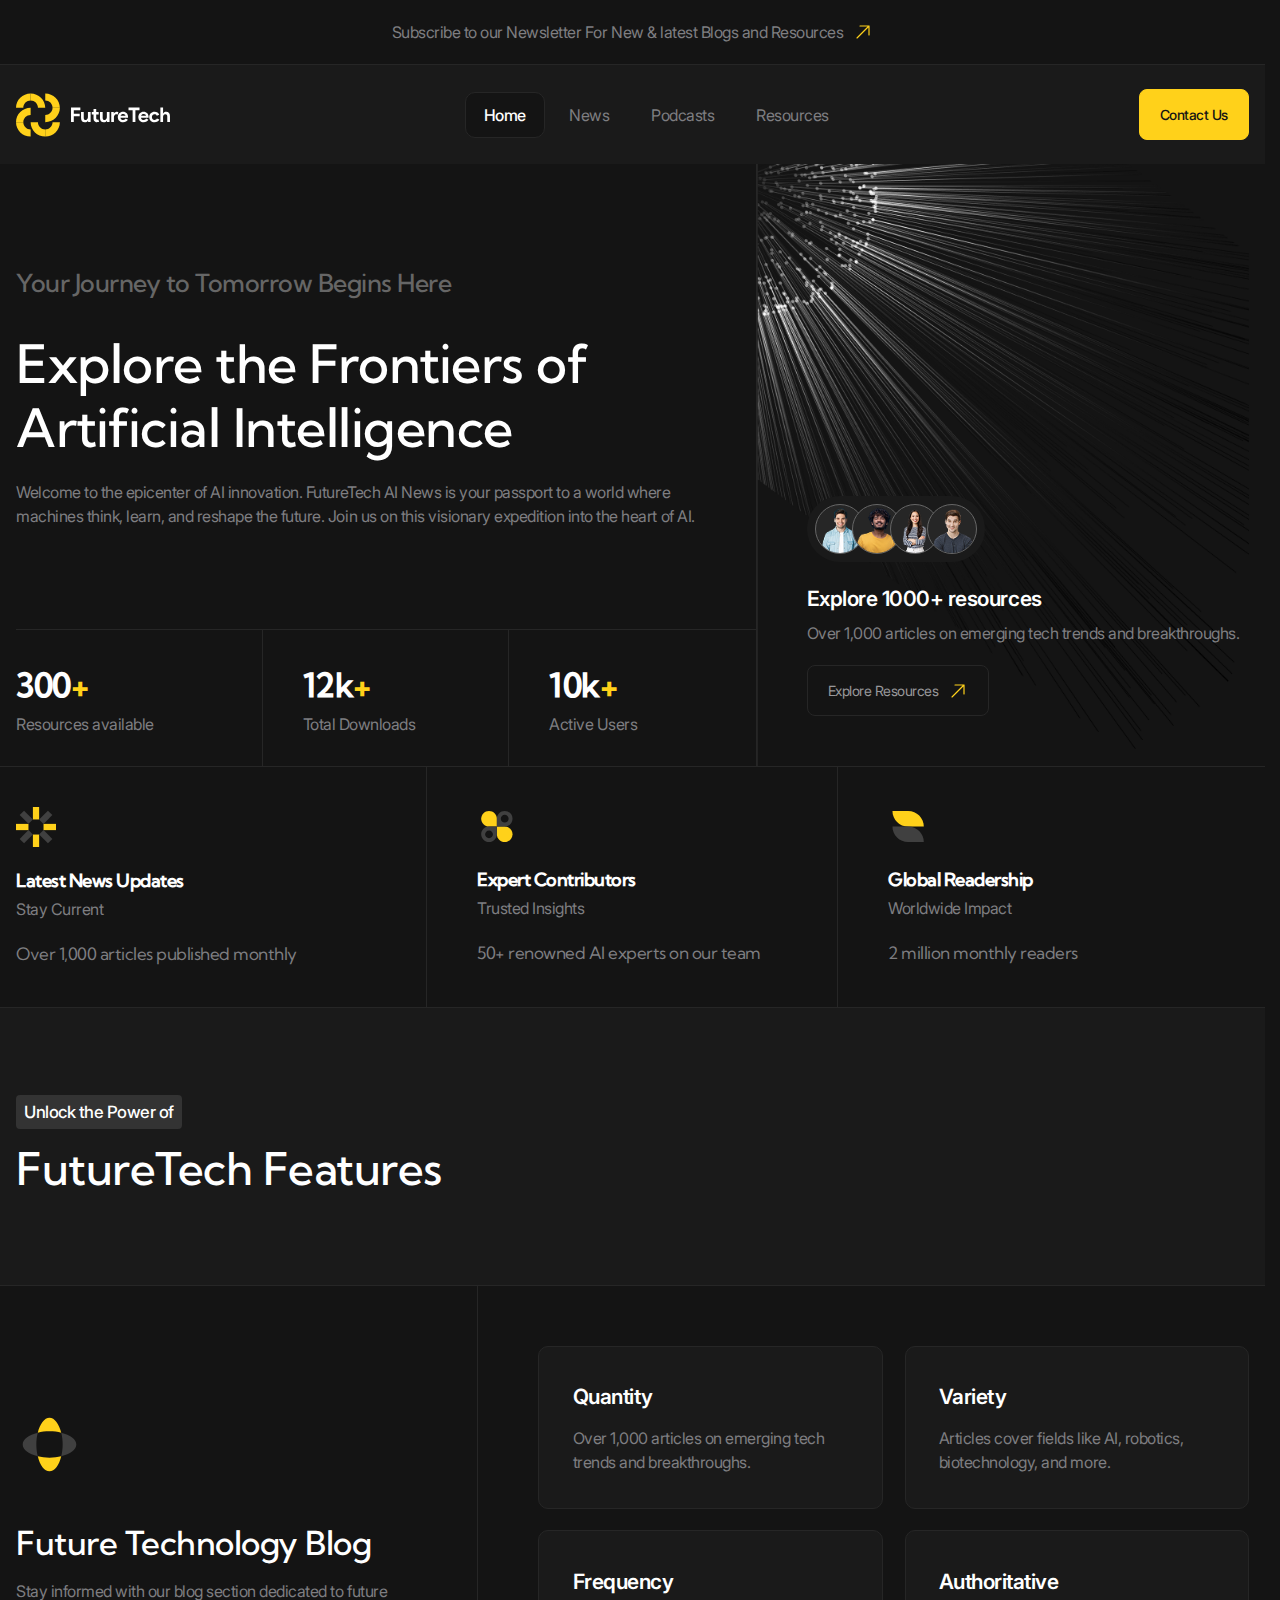
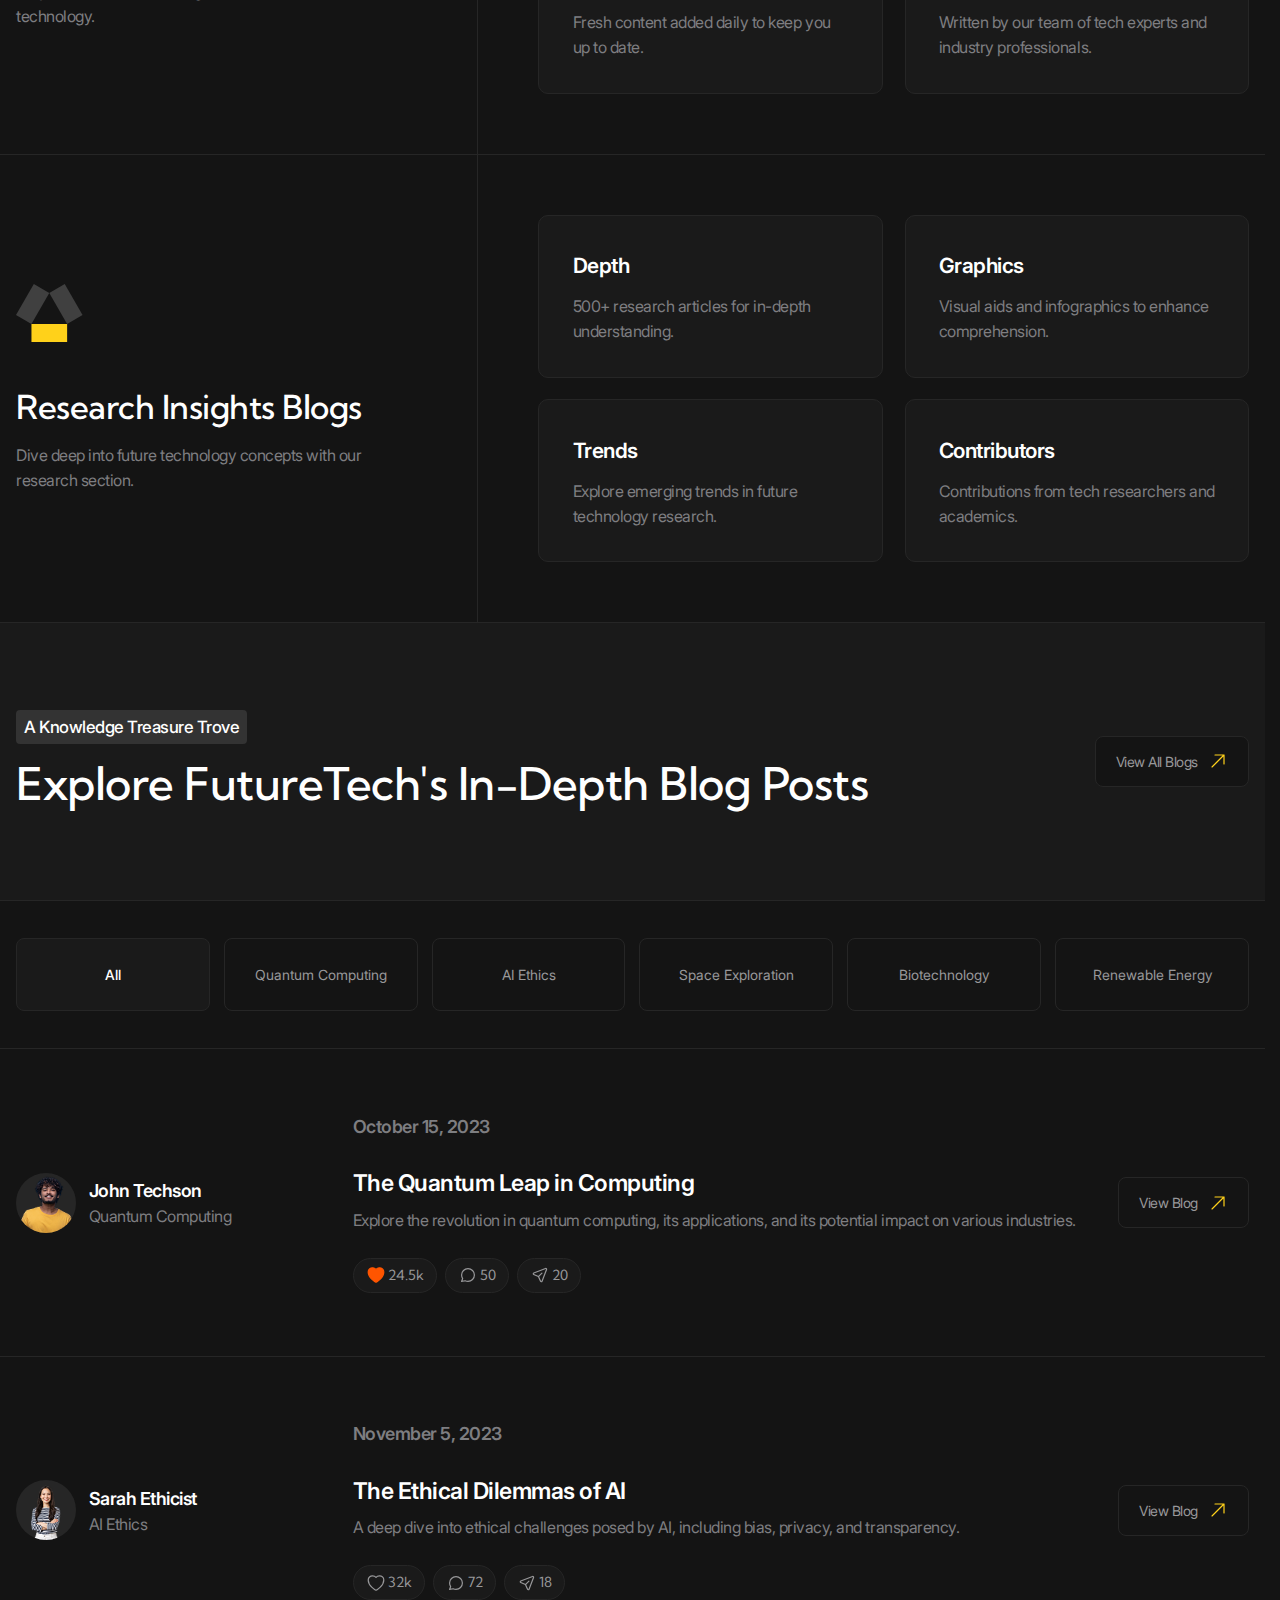
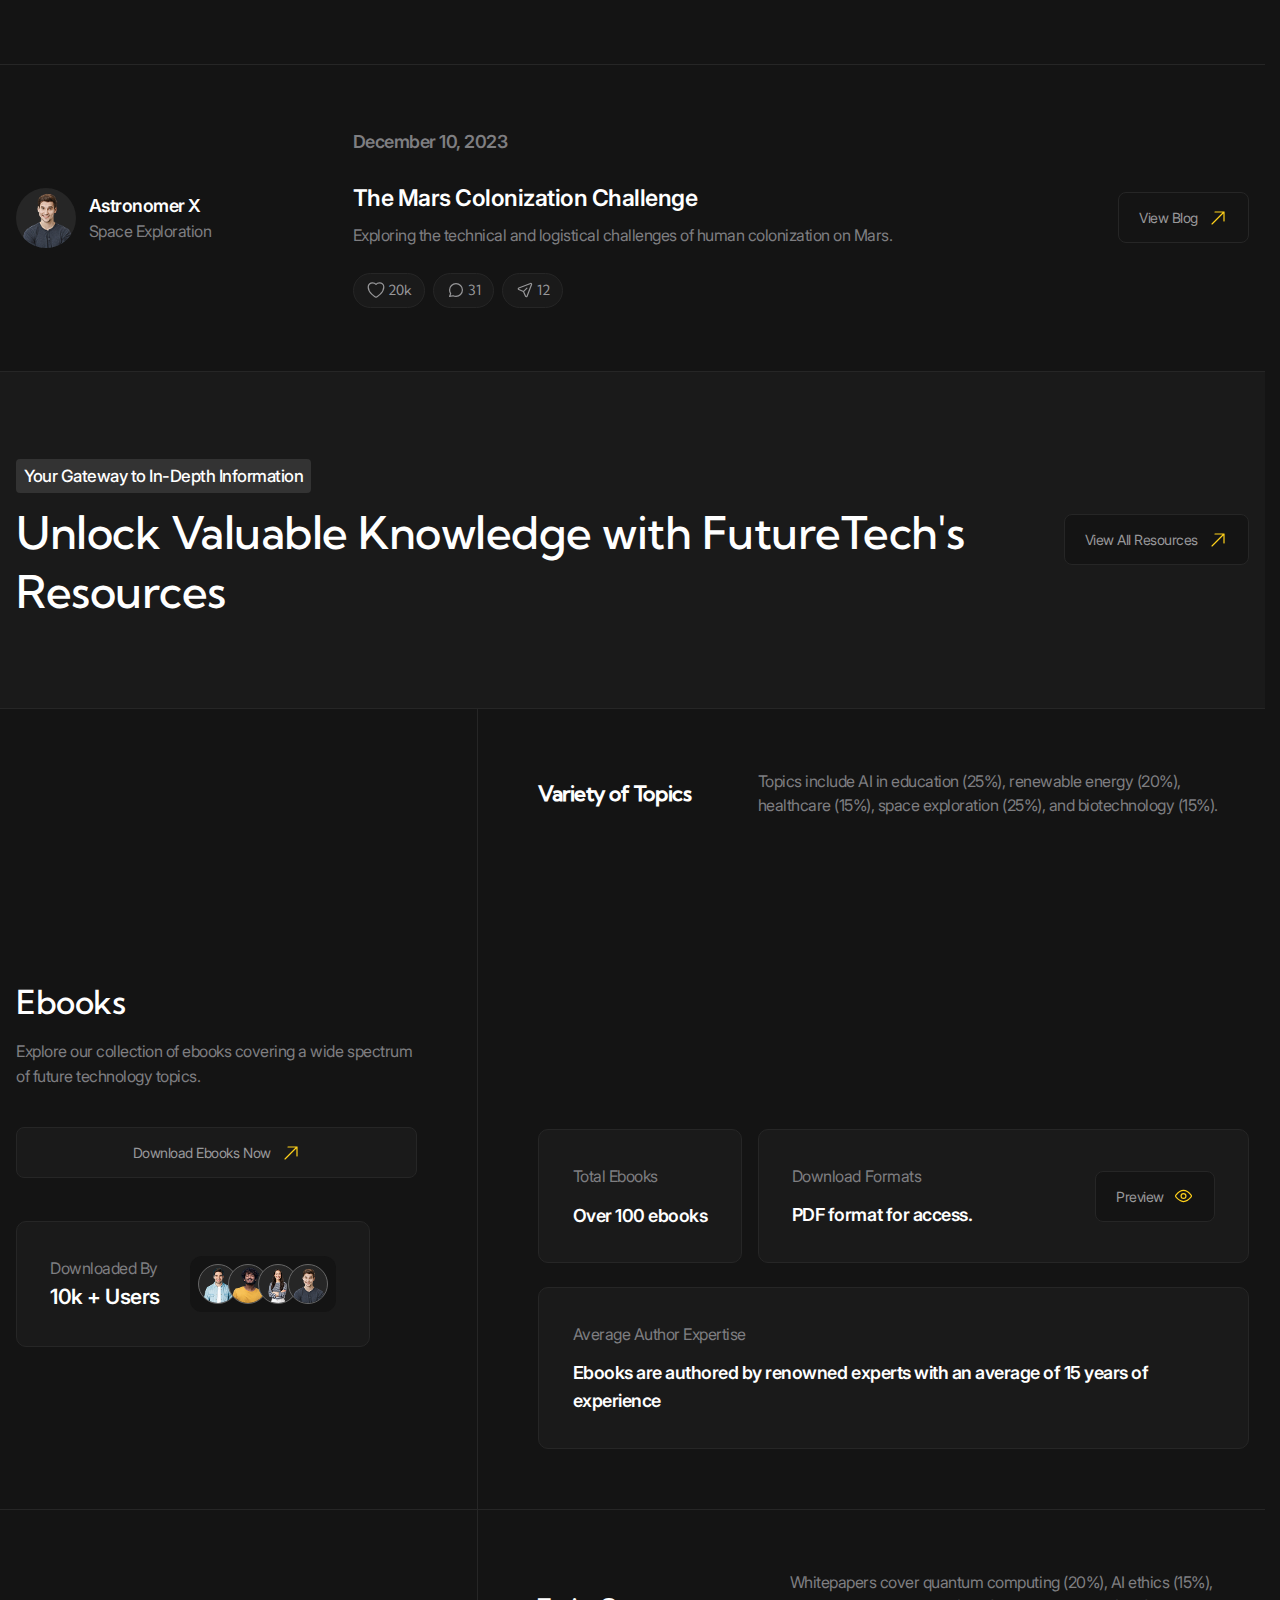
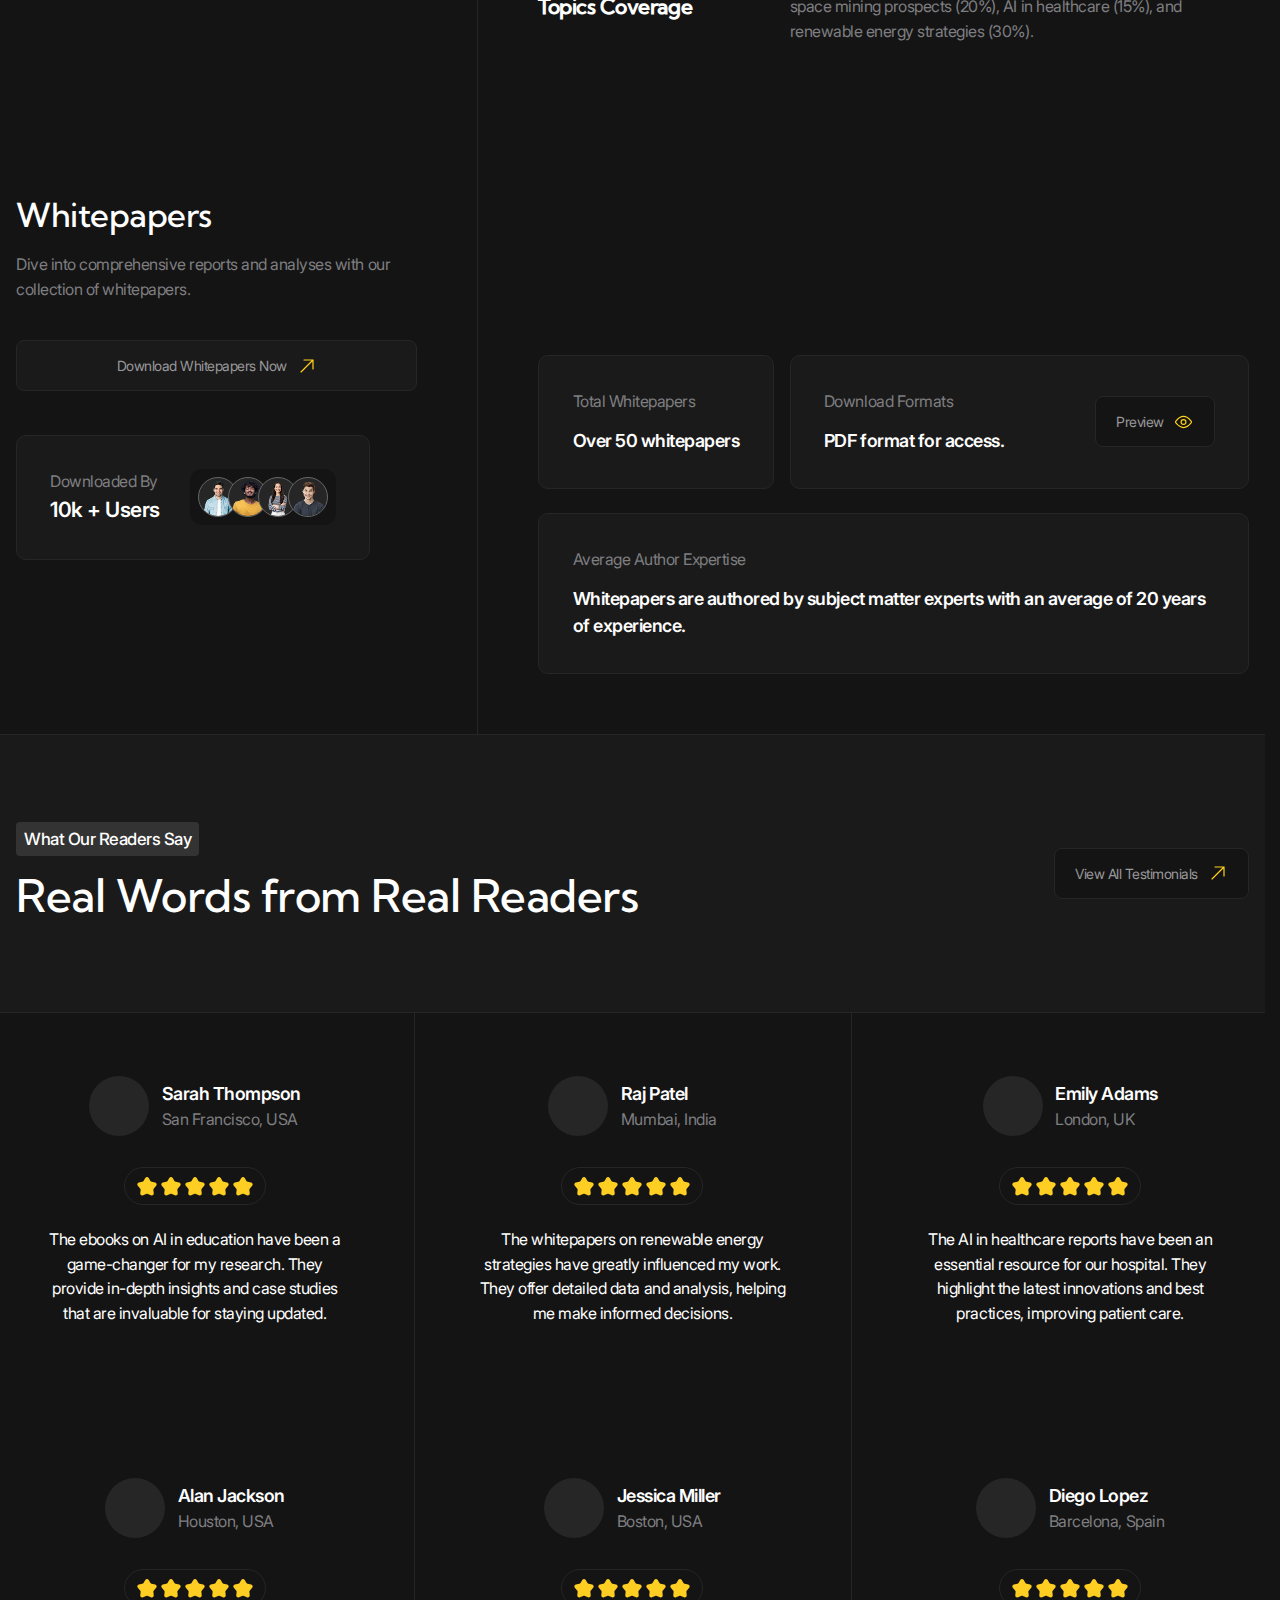
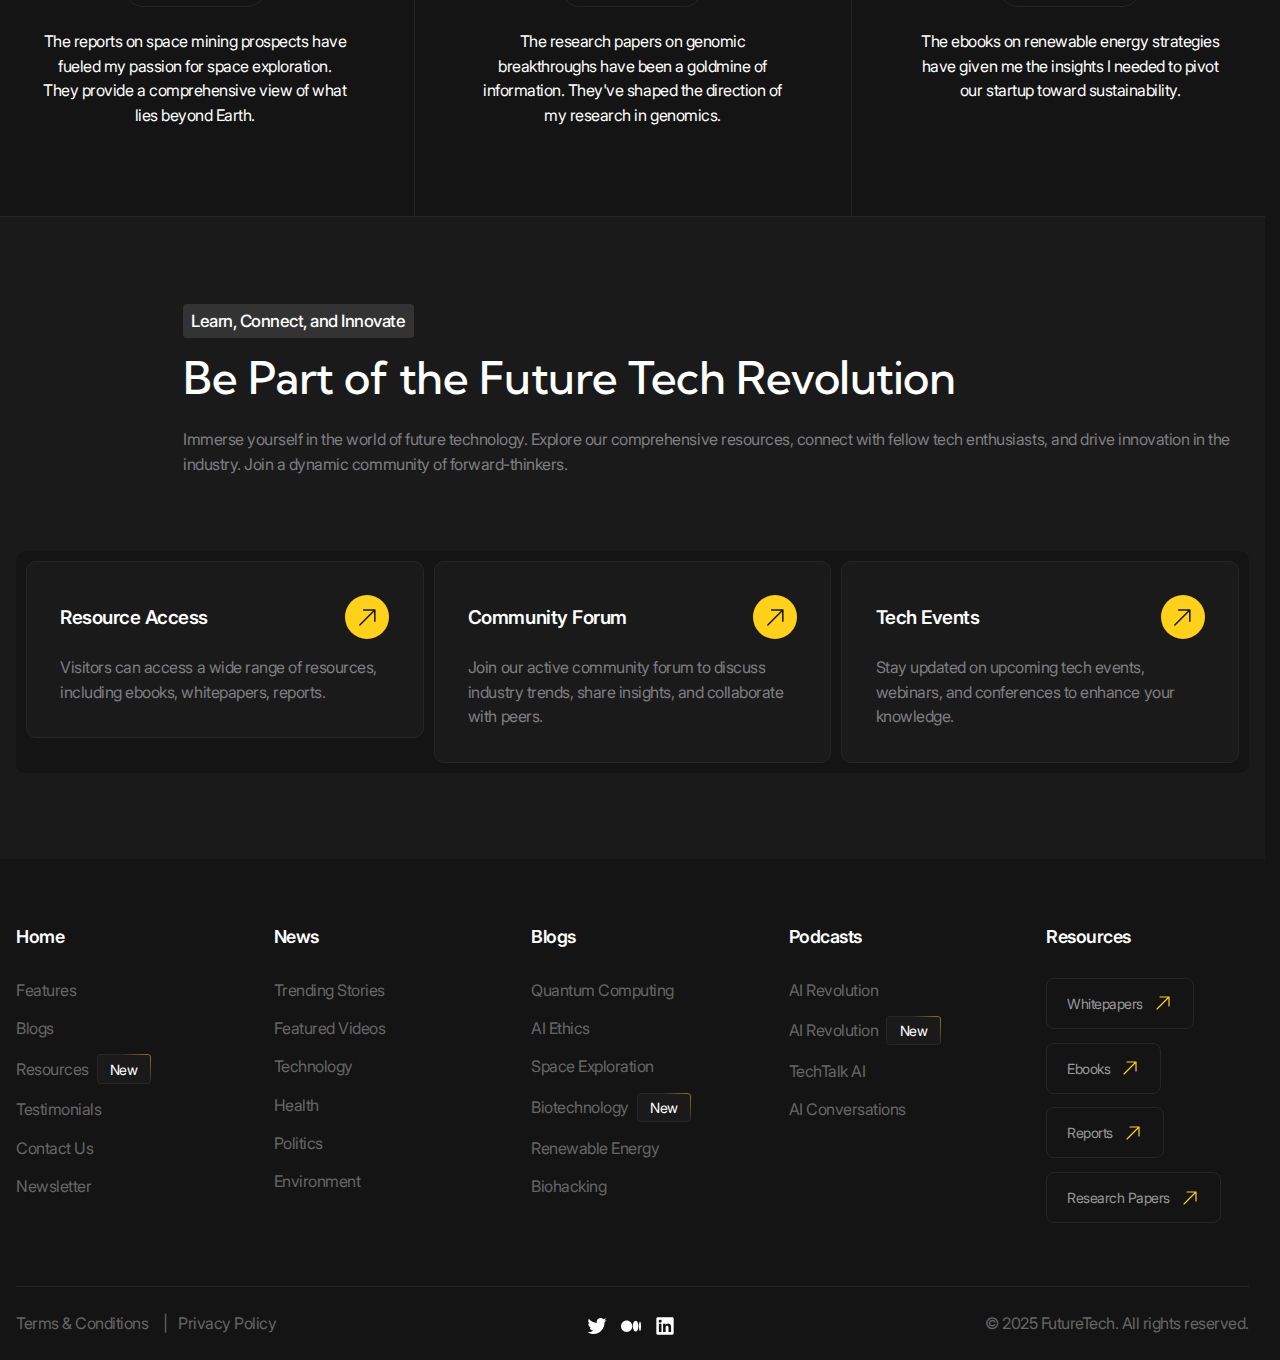
<file: index.html>
<!DOCTYPE html>
<html lang="en">
<head>
    <meta charset="UTF-8">
    <meta name="viewport" content="width=device-width, user-scalable=no initial-scale=1.0 maximum-scale=1.0, minimum-scale=1.0">
    <meta http-equiv="X-UA-Compatible" content="ie=edge">
    <title>Future Tech | Home</title>
    <link rel="stylesheet" href="styles/main.css">
    <script src="scripts/main.js" type="module" defer></script>
</head>
<body>
   <header class="header" data-js-header>
    <div class="header__promo">
        <div class="header__promo-inner container">
            <a class="header__promo-link" href="./index.html">
                <span class="icon icon--yellow-arrow">Subscribe to our Newsletter For New & latest Blogs and Resources</span>
            </a>
        </div>
    </div>
    <div class="header__body">
        <div class="header__body-inner container">
            <a 
            class="header__logo logo" 
            href="./index.html"
            aria-label="Home"
            title="Home"
            >
            <img
                class="logo__image"
                src="images/logo.svg"
                alt=""
                width="179" height="50"
            />
            </a>
            <div class="header__overlay" data-js-header-overlay>
                <nav class="header__menu">
                    <ul class="header__menu-list">
                        <li class="header__menu-item">
                            <a class="header__menu-link is-active" href="./index.html">Home</a>
                        </li>
                        
                        <li class="header__menu-item">
                            <a class="header__menu-link" href="./news.html">News</a>
                        </li>
                        
                        <li class="header__menu-item">
                            <a class="header__menu-link" href="./podcasts.html">Podcasts</a>
                        </li>
                        
                        <li class="header__menu-item">
                            <a class="header__menu-link" href="./resources.html">Resources</a>
                        </li>
                    </ul>
                </nav>
                <a class="header__contact-us-link button button--accent" href="./contacts.html">
                    Contact Us
                </a>
            </div>
            <button 
                class="header__burger-button burger-button visible-mobile"
                type="button"
                aria-label="Open menu"
                title="Open menu"
                data-js-header-burger-button
            >
                <span class="burger-button__line"></span>
                <span class="burger-button__line"></span> 
                <span class="burger-button__line"></span> 
            </button>
        </div>
    </div>
   </header>

   <main>
    <section class="hero" aria-labelledby="hero-title">
        <div class="hero__main container">
            <div class="hero__body">
                <p class="hero__subtitle">Your Journey to Tomorrow Begins Here</p>
                <h1 class="hero__title" id="hero-title">Explore the Frontiers of Artificial Intelligence</h1>
                <div class="hero__description">
                    <p>Welcome to the epicenter of AI innovation. FutureTech AI News is your passport to a world where machines think, 
                       learn, and reshape the future. Join us on this visionary expedition into the heart of AI.</p>
                </div>
            </div>
            <div class="hero__metrics metrics full-vw-line full-vw-line--top full-vw-line--left">
                <dl class="metrics__list">
                    <div class="metrics__item">
                        <dt class="metrics__key">Resources available</dt>
                        <dd class="metrics__value h3">300<span class="metrics__sign">+</span></dd>
                    </div>
                    <div class="metrics__item">
                        <dt class="metrics__key">Total Downloads</dt>
                        <dd class="metrics__value h3">12k<span class="metrics__sign">+</span></dd>
                    </div>
                    <div class="metrics__item">
                        <dt class="metrics__key">Active Users</dt>
                        <dd class="metrics__value h3">10k<span class="metrics__sign">+</span></dd>
                    </div>
                </dl>
            </div>
            <div class="hero__resources-preview resources-preview">
                <div class="resources-preview__team team">
                    <img
                    class="team__person" 
                    src="./images/team/1.png" 
                    alt="" 
                    width="60" height="60" loading="lazy"
                    >
                    <img
                    class="team__person" 
                    src="./images/team/2.png" 
                    alt="" 
                    width="60" height="60" loading="lazy"
                    >
                    <img
                    class="team__person" 
                    src="./images/team/3.png" 
                    alt="" 
                    width="60" height="60" loading="lazy"
                    >
                    <img
                    class="team__person" 
                    src="./images/team/4.png" 
                    alt="" 
                    width="60" height="60" loading="lazy"
                    >
                </div>
                <div class="resources-preview__body">
                    <p class="resources-preview__title h5">Explore 1000+ resources</p>
                    <p class="resources-preview__subtitle">Over 1,000 articles on emerging tech trends and breakthroughs.</p>
                </div>
                <a class="resources-preview__button button" href="./index.html">
                    <span class="icon icon--yellow-arrow">Explore Resources</span>
                </a>
            </div>
        </div>
        <div class="hero__advantages">
            <h2 class="visually-hidden">Our advantages</h2>
            <ul class="hero__advantages-list container">
                <li class="hero__advantages-item">
                    <div class="advantage-card">
                        <img 
                        class="advantage-card__image"
                        src="./images/advantages/icon-1.svg" 
                        alt="" 
                        width="50" height="50" loading="lazy"
                        >
                        <a class="advantage-card__link" href="./index.html">
                            <h3 class="advantage-card__title h6">Latest News Updates</h3>
                            <p class="advantage-card__subtitle">Stay Current</p>
                        </a>
                        <p class="advantage-card__details">Over 1,000 articles published monthly</p>
                    </div>
                </li>
                <li class="hero__advantages-item">
                    <div class="advantage-card">
                        <img 
                        class="advantage-card__image"
                        src="./images/advantages/icon-2.svg" 
                        alt="" 
                        width="50" height="50" loading="lazy"
                        >
                        <a class="advantage-card__link" href="./index.html">
                            <h3 class="advantage-card__title h6">Expert Contributors</h3>
                            <p class="advantage-card__subtitle">Trusted Insights</p>
                        </a>
                        <p class="advantage-card__details">50+ renowned AI experts on our team</p>
                    </div>
                </li>
                <li class="hero__advantages-item">
                    <div class="advantage-card">
                        <img 
                        class="advantage-card__image"
                        src="./images/advantages/icon-3.svg" 
                        alt="" 
                        width="50" height="50" loading="lazy"
                        >
                        <a class="advantage-card__link" href="./index.html">
                            <h3 class="advantage-card__title h6">Global Readership</h3>
                            <p class="advantage-card__subtitle">Worldwide Impact</p>
                        </a>
                        <p class="advantage-card__details">2 million monthly readers</p>
                    </div>
                </li>
            </ul>
        </div>
    </section>

    <section class="section" aria-labelledby="features-title">
        <header class="section__header">
            <div class="section__header-inner container">
                <div class="section__header-info">
                    <p class="section__subtitle tag">Unlock the Power of</p>
                    <h2 class="section__title" id="features-title">FutureTech Features</h2>
                </div>
            </div>
        </header>
        <div class="section__body">
            <ul class="list">
                <li class="list__item">
                    <div class="card container">
                        <div class="card__preview">
                            <div class="card__preview-main">
                                <img
                                 class="card__preview-icon"
                                 src="./images/features/1.svg" 
                                 alt="" 
                                 width="80" height="80" loading="lazy"
                                 >
                                 <div class="card__preview-info">
                                    <h3 class="card__preview-title">Future Technology Blog</h3>
                                    <div class="card__preview-description">
                                        <p>Stay informed with our blog section dedicated to future technology.</p>
                                    </div>
                                 </div>
                            </div>
                        </div>
                        <div class="card__body">
                            <div class="card__grid card__grid--2-cols">
                                <div class="card__cell tile">
                                    <h4 class="card__cell-title h5">Quantity</h4>
                                    <p class="card__cell-description">Over 1,000 articles on emerging tech trends and breakthroughs.</p>
                                </div>
                                <div class="card__cell tile">
                                    <h4 class="card__cell-title h5">Variety</h4>
                                    <p class="card__cell-description">Articles cover fields like AI, robotics, biotechnology, and more.</p>
                                </div>
                                <div class="card__cell tile">
                                    <h4 class="card__cell-title h5">Frequency</h4>
                                    <p class="card__cell-description">Fresh content added daily to keep you up to date.</p>
                                </div>
                                <div class="card__cell tile">
                                    <h4 class="card__cell-title h5">Authoritative</h4>
                                    <p class="card__cell-description">Written by our team of tech experts and industry professionals.</p>
                                </div>
                            </div>
                        </div>
                    </div>
                </li>
                <li class="list__item">
                    <div class="card container">
                        <div class="card__preview">
                            <div class="card__preview-main">
                                <img
                                 class="card__preview-icon"
                                 src="./images/features/2.svg" 
                                 alt="" 
                                 width="80" height="80" loading="lazy"
                                 >
                                 <div class="card__preview-info">
                                    <h3 class="card__preview-title">Research Insights Blogs</h3>
                                    <div class="card__preview-description">
                                        <p>Dive deep into future technology concepts with our research section.</p>
                                    </div>
                                 </div>
                            </div>
                        </div>
                        <div class="card__body">
                            <div class="card__grid card__grid--2-cols">
                                <div class="card__cell tile">
                                    <h4 class="card__cell-title h5">Depth</h4>
                                    <p class="card__cell-description">500+ research articles for in-depth understanding.</p>
                                </div>
                                <div class="card__cell tile">
                                    <h4 class="card__cell-title h5">Graphics</h4>
                                    <p class="card__cell-description">Visual aids and infographics to enhance comprehension.</p>
                                </div>
                                <div class="card__cell tile">
                                    <h4 class="card__cell-title h5">Trends</h4>
                                    <p class="card__cell-description">Explore emerging trends in future technology research.</p>
                                </div>
                                <div class="card__cell tile">
                                    <h4 class="card__cell-title h5">Contributors</h4>
                                    <p class="card__cell-description">Contributions from tech researchers and academics.</p>
                                </div>
                            </div>
                        </div>
                    </div>
                </li>
            </ul>
        </div>
    </section>

    <section class="section" aria-labelledby="blog-title">
        <header class="section__header">
            <div class="section__header-inner container">
                <div class="section__header-info">
                    <p class="section__subtitle tag">A Knowledge Treasure Trove</p>
                    <h2 class="section__title" id="blog-title">Explore FutureTech's In-Depth Blog Posts</h2>
                </div>
                <div class="section__actions">
                        <a class="section__link button" href="./index.html">
                            <span class="icon icon--yellow-arrow">View All Blogs</span>
                        </a>
                </div>
            </div>
        </header>
        <div class="section__body tabs" data-js-tabs>
            <h3 class="visually-hidden" id="blog-category-title">
                Blog category 
            </h3>
            <header class="tabs__header">
                <div
                 class="tabs__buttons container"
                 role="tablist"
                 aria-labelledby="blog-category-title"
                 >
                 <button 
                  class="tabs__button is-active"
                  id="tab-1"
                  type="button"
                  role="tab"
                  aria-controls="tabpanel-1"
                  data-js-tabs-button
                  aria-selected="true"
                  >
                    All
                 </button>
                 <button 
                  class="tabs__button"
                  id="tab-2"
                  type="button"
                  role="tab"
                  aria-controls="tabpanel-2"
                  data-js-tabs-button
                  aria-selected="false"
                  tabindex="-1"
                  >
                  Quantum Computing
                 </button>
                 <button 
                  class="tabs__button"
                  id="tab-3"
                  type="button"
                  role="tab"
                  aria-controls="tabpanel-3"
                  data-js-tabs-button
                  aria-selected="false"
                  tabindex="-1"
                  >
                  AI Ethics
                 </button>
                 <button 
                  class="tabs__button"
                  id="tab-4"
                  type="button"
                  role="tab"
                  aria-controls="tabpanel-4"
                  data-js-tabs-button
                  aria-selected="false"
                  tabindex="-1"
                  >
                  Space Exploration
                 </button>
                 <button 
                  class="tabs__button"
                  id="tab-5"
                  type="button"
                  role="tab"
                  aria-controls="tabpanel-5"
                  data-js-tabs-button
                  aria-selected="false"
                  tabindex="-1"
                  >
                  Biotechnology
                 </button>
                 <button 
                  class="tabs__button"
                  id="tab-6"
                  type="button"
                  role="tab"
                  aria-controls="tabpanel-6"
                  data-js-tabs-button
                  aria-selected="false"
                  tabindex="-1"
                  >
                  Renewable Energy
                 </button>
                </div>
            </header>
            <div class="tabs__body">
                <div 
                 class="tabs__content is-active" 
                 id="tabpanel-1"
                 aria-labelledby="tab-1"
                 tabindex="0"
                 data-js-tabs-content
                 >
                    <ul class="list">
                        <li class="list__item">
                            <article class="blog-card container">
                                <div class="blog-card__author person-card">
                                    <img
                                     class="person-card__image"
                                     src="./images/blog/1.png" 
                                     alt=""
                                     width="80" height="80" loading="lazy"
                                     >
                                     <div class="person-card__body">
                                        <p class="person-card__name">John Techson</p>
                                        <p class="person-card__department">Quantum Computing</p>
                                     </div>
                                </div>
                                <div class="blog-card__body">
                                    <time class="blog-card__date h6" datetime="2023-10-15">October 15, 2023</time>
                                    <div class="blog-card__info">
                                        <h4 class="blog-card__title">The Quantum Leap in Computing</h4>
                                        <div class="blog-card__description">
                                            <p>Explore the revolution in quantum computing, its applications, and its potential impact on various industries.</p>
                                        </div>
                                    </div>
                                    <div class="blog-card__actions blog-actions">
                                        <ul class="blog-actions__list">
                                            <li class="blog-actions__item">
                                              <button
                                                class="blog-actions__button is-active"
                                                type="button"
                                                aria-label="Dislike"
                                                title="Dislike"
                                              >
                                                <span class="blog-actions__icon-wrapper">
                                                  <svg width="24" height="25" viewBox="0 0 24 25" fill="none" xmlns="http://www.w3.org/2000/svg">
                                                    <path d="M11.645 21.4107L11.6384 21.4071L11.6158 21.3949C11.5965 21.3844 11.5689 21.3693 11.5336 21.3496C11.4629 21.3101 11.3612 21.2524 11.233 21.1769C10.9765 21.0261 10.6132 20.8039 10.1785 20.515C9.31074 19.9381 8.15122 19.0901 6.9886 18.0063C4.68781 15.8615 2.25 12.6751 2.25 8.75C2.25 5.82194 4.7136 3.5 7.6875 3.5C9.43638 3.5 11.0023 4.29909 12 5.5516C12.9977 4.29909 14.5636 3.5 16.3125 3.5C19.2864 3.5 21.75 5.82194 21.75 8.75C21.75 12.6751 19.3122 15.8615 17.0114 18.0063C15.8488 19.0901 14.6893 19.9381 13.8215 20.515C13.3868 20.8039 13.0235 21.0261 12.767 21.1769C12.6388 21.2524 12.5371 21.3101 12.4664 21.3496C12.4311 21.3693 12.4035 21.3844 12.3842 21.3949L12.3616 21.4071L12.355 21.4107L12.3523 21.4121C12.1323 21.5289 11.8677 21.5289 11.6477 21.4121L11.645 21.4107Z" stroke="#666666" stroke-width="1.5" stroke-linejoin="round"/>
                                                  </svg>
                                                </span>
                                                <span>24.5k</span>
                                              </button>
                                            </li>
                                            <li class="blog-actions__item">
                                              <button
                                                class="blog-actions__button"
                                                type="button"
                                                aria-label="Discuss"
                                                title="Discuss"
                                              >
                                                <span class="blog-actions__icon-wrapper">
                                                  <svg width="24" height="25" viewBox="0 0 24 25" fill="none" xmlns="http://www.w3.org/2000/svg">
                                                    <path d="M8.48581 19.6888C9.54657 20.2083 10.7392 20.5 12 20.5C16.4183 20.5 20 16.9183 20 12.5C20 8.08172 16.4183 4.5 12 4.5C7.58172 4.5 4 8.08172 4 12.5C4 14.1401 4.49356 15.665 5.34026 16.9341M8.48581 19.6888L4 20.5L5.34026 16.9341M8.48581 19.6888L8.49231 19.6877M5.34026 16.9341L5.34154 16.9308" stroke="#666666" stroke-width="1.5" stroke-linecap="round" stroke-linejoin="round"/>
                                                  </svg>
                                                </span>
                                                <span>50</span>
                                              </button>
                                            </li>
                                            <li class="blog-actions__item">
                                              <button
                                                class="blog-actions__button"
                                                type="button"
                                                aria-label="Share"
                                                title="Share"
                                              >
                                                <span class="blog-actions__icon-wrapper">
                                                  <svg width="24" height="25" viewBox="0 0 24 25" fill="none" xmlns="http://www.w3.org/2000/svg">
                                                    <path d="M10.0384 14.4616L4.1719 11.7951C3.36454 11.4281 3.39898 10.2697 4.22673 9.95134L18.8999 4.30781C19.7087 3.99675 20.5033 4.79139 20.1922 5.60013L14.5487 20.2733C14.2303 21.1011 13.072 21.1355 12.705 20.3281L10.0384 14.4616ZM10.0384 14.4616L14.4231 10.077" stroke="#666666" stroke-width="1.5" stroke-linecap="round" stroke-linejoin="round"/>
                                                  </svg>
                                                </span>
                                                <span>20</span>
                                              </button>
                                            </li>
                                          </ul>
                                    </div>
                                </div>
                                <a class="blog-card__link button" href="./index.html">
                                    <span class="icon icon--yellow-arrow">View Blog</span>
                                </a>
                            </article>
                        </li>
                        <li class="list__item">
                            <article class="blog-card container">
                                <div class="blog-card__author person-card">
                                    <img
                                     class="person-card__image"
                                     src="./images/blog/2.png" 
                                     alt=""
                                     width="80" height="80" loading="lazy"
                                     >
                                     <div class="person-card__body">
                                        <p class="person-card__name">Sarah Ethicist</p>
                                        <p class="person-card__department">AI Ethics</p>
                                     </div>
                                </div>
                                <div class="blog-card__body">
                                    <time class="blog-card__date h6" datetime="2023-11-5">November 5, 2023</time>
                                    <div class="blog-card__info">
                                        <h4 class="blog-card__title">The Ethical Dilemmas of AI</h4>
                                        <div class="blog-card__description">
                                            <p>A deep dive into ethical challenges posed by AI, including bias, privacy, and transparency.</p>
                                        </div>
                                    </div>
                                    <div class="blog-card__actions blog-actions">
                                        <ul class="blog-actions__list">
                                            <li class="blog-actions__item">
                                              <button
                                                class="blog-actions__button"
                                                type="button"
                                                aria-label="Dislike"
                                                title="Dislike"
                                              >
                                                <span class="blog-actions__icon-wrapper">
                                                  <svg width="24" height="25" viewBox="0 0 24 25" fill="none" xmlns="http://www.w3.org/2000/svg">
                                                    <path d="M11.645 21.4107L11.6384 21.4071L11.6158 21.3949C11.5965 21.3844 11.5689 21.3693 11.5336 21.3496C11.4629 21.3101 11.3612 21.2524 11.233 21.1769C10.9765 21.0261 10.6132 20.8039 10.1785 20.515C9.31074 19.9381 8.15122 19.0901 6.9886 18.0063C4.68781 15.8615 2.25 12.6751 2.25 8.75C2.25 5.82194 4.7136 3.5 7.6875 3.5C9.43638 3.5 11.0023 4.29909 12 5.5516C12.9977 4.29909 14.5636 3.5 16.3125 3.5C19.2864 3.5 21.75 5.82194 21.75 8.75C21.75 12.6751 19.3122 15.8615 17.0114 18.0063C15.8488 19.0901 14.6893 19.9381 13.8215 20.515C13.3868 20.8039 13.0235 21.0261 12.767 21.1769C12.6388 21.2524 12.5371 21.3101 12.4664 21.3496C12.4311 21.3693 12.4035 21.3844 12.3842 21.3949L12.3616 21.4071L12.355 21.4107L12.3523 21.4121C12.1323 21.5289 11.8677 21.5289 11.6477 21.4121L11.645 21.4107Z" stroke="#666666" stroke-width="1.5" stroke-linejoin="round"/>
                                                  </svg>
                                                </span>
                                                <span>32k</span>
                                              </button>
                                            </li>
                                            <li class="blog-actions__item">
                                              <button
                                                class="blog-actions__button"
                                                type="button"
                                                aria-label="Discuss"
                                                title="Discuss"
                                              >
                                                <span class="blog-actions__icon-wrapper">
                                                  <svg width="24" height="25" viewBox="0 0 24 25" fill="none" xmlns="http://www.w3.org/2000/svg">
                                                    <path d="M8.48581 19.6888C9.54657 20.2083 10.7392 20.5 12 20.5C16.4183 20.5 20 16.9183 20 12.5C20 8.08172 16.4183 4.5 12 4.5C7.58172 4.5 4 8.08172 4 12.5C4 14.1401 4.49356 15.665 5.34026 16.9341M8.48581 19.6888L4 20.5L5.34026 16.9341M8.48581 19.6888L8.49231 19.6877M5.34026 16.9341L5.34154 16.9308" stroke="#666666" stroke-width="1.5" stroke-linecap="round" stroke-linejoin="round"/>
                                                  </svg>
                                                </span>
                                                <span>72</span>
                                              </button>
                                            </li>
                                            <li class="blog-actions__item">
                                              <button
                                                class="blog-actions__button"
                                                type="button"
                                                aria-label="Share"
                                                title="Share"
                                              >
                                                <span class="blog-actions__icon-wrapper">
                                                  <svg width="24" height="25" viewBox="0 0 24 25" fill="none" xmlns="http://www.w3.org/2000/svg">
                                                    <path d="M10.0384 14.4616L4.1719 11.7951C3.36454 11.4281 3.39898 10.2697 4.22673 9.95134L18.8999 4.30781C19.7087 3.99675 20.5033 4.79139 20.1922 5.60013L14.5487 20.2733C14.2303 21.1011 13.072 21.1355 12.705 20.3281L10.0384 14.4616ZM10.0384 14.4616L14.4231 10.077" stroke="#666666" stroke-width="1.5" stroke-linecap="round" stroke-linejoin="round"/>
                                                  </svg>
                                                </span>
                                                <span>18</span>
                                              </button>
                                            </li>
                                          </ul>
                                    </div>
                                </div>
                                <a class="blog-card__link button" href="./index.html">
                                    <span class="icon icon--yellow-arrow">View Blog</span>
                                </a>
                            </article>
                        </li>
                        <li class="list__item">
                            <article class="blog-card container">
                                <div class="blog-card__author person-card">
                                    <img
                                     class="person-card__image"
                                     src="./images/blog/3.png" 
                                     alt=""
                                     width="80" height="80" loading="lazy"
                                     >
                                     <div class="person-card__body">
                                        <p class="person-card__name">Astronomer X</p>
                                        <p class="person-card__department">Space Exploration</p>
                                     </div>
                                </div>
                                <div class="blog-card__body">
                                    <time class="blog-card__date h6" datetime="2023-12-10">December 10, 2023</time>
                                    <div class="blog-card__info">
                                        <h4 class="blog-card__title">The Mars Colonization Challenge</h4>
                                        <div class="blog-card__description">
                                            <p>Exploring the technical and logistical challenges of human colonization on Mars.</p>
                                        </div>
                                    </div>
                                    <div class="blog-card__actions blog-actions">
                                        <ul class="blog-actions__list">
                                            <li class="blog-actions__item">
                                              <button
                                                class="blog-actions__button"
                                                type="button"
                                                aria-label="Dislike"
                                                title="Dislike"
                                              >
                                                <span class="blog-actions__icon-wrapper">
                                                  <svg width="24" height="25" viewBox="0 0 24 25" fill="none" xmlns="http://www.w3.org/2000/svg">
                                                    <path d="M11.645 21.4107L11.6384 21.4071L11.6158 21.3949C11.5965 21.3844 11.5689 21.3693 11.5336 21.3496C11.4629 21.3101 11.3612 21.2524 11.233 21.1769C10.9765 21.0261 10.6132 20.8039 10.1785 20.515C9.31074 19.9381 8.15122 19.0901 6.9886 18.0063C4.68781 15.8615 2.25 12.6751 2.25 8.75C2.25 5.82194 4.7136 3.5 7.6875 3.5C9.43638 3.5 11.0023 4.29909 12 5.5516C12.9977 4.29909 14.5636 3.5 16.3125 3.5C19.2864 3.5 21.75 5.82194 21.75 8.75C21.75 12.6751 19.3122 15.8615 17.0114 18.0063C15.8488 19.0901 14.6893 19.9381 13.8215 20.515C13.3868 20.8039 13.0235 21.0261 12.767 21.1769C12.6388 21.2524 12.5371 21.3101 12.4664 21.3496C12.4311 21.3693 12.4035 21.3844 12.3842 21.3949L12.3616 21.4071L12.355 21.4107L12.3523 21.4121C12.1323 21.5289 11.8677 21.5289 11.6477 21.4121L11.645 21.4107Z" stroke="#666666" stroke-width="1.5" stroke-linejoin="round"/>
                                                  </svg>
                                                </span>
                                                <span>20k</span>
                                              </button>
                                            </li>
                                            <li class="blog-actions__item">
                                              <button
                                                class="blog-actions__button"
                                                type="button"
                                                aria-label="Discuss"
                                                title="Discuss"
                                              >
                                                <span class="blog-actions__icon-wrapper">
                                                  <svg width="24" height="25" viewBox="0 0 24 25" fill="none" xmlns="http://www.w3.org/2000/svg">
                                                    <path d="M8.48581 19.6888C9.54657 20.2083 10.7392 20.5 12 20.5C16.4183 20.5 20 16.9183 20 12.5C20 8.08172 16.4183 4.5 12 4.5C7.58172 4.5 4 8.08172 4 12.5C4 14.1401 4.49356 15.665 5.34026 16.9341M8.48581 19.6888L4 20.5L5.34026 16.9341M8.48581 19.6888L8.49231 19.6877M5.34026 16.9341L5.34154 16.9308" stroke="#666666" stroke-width="1.5" stroke-linecap="round" stroke-linejoin="round"/>
                                                  </svg>
                                                </span>
                                                <span>31</span>
                                              </button>
                                            </li>
                                            <li class="blog-actions__item">
                                              <button
                                                class="blog-actions__button"
                                                type="button"
                                                aria-label="Share"
                                                title="Share"
                                              >
                                                <span class="blog-actions__icon-wrapper">
                                                  <svg width="24" height="25" viewBox="0 0 24 25" fill="none" xmlns="http://www.w3.org/2000/svg">
                                                    <path d="M10.0384 14.4616L4.1719 11.7951C3.36454 11.4281 3.39898 10.2697 4.22673 9.95134L18.8999 4.30781C19.7087 3.99675 20.5033 4.79139 20.1922 5.60013L14.5487 20.2733C14.2303 21.1011 13.072 21.1355 12.705 20.3281L10.0384 14.4616ZM10.0384 14.4616L14.4231 10.077" stroke="#666666" stroke-width="1.5" stroke-linecap="round" stroke-linejoin="round"/>
                                                  </svg>
                                                </span>
                                                <span>12</span>
                                              </button>
                                            </li>
                                          </ul>
                                    </div>
                                </div>
                                <a class="blog-card__link button" href="./index.html">
                                    <span class="icon icon--yellow-arrow">View Blog</span>
                                </a>
                            </article>
                        </li>
                    </ul>
                </div>
                <div 
                 class="tabs__content" 
                 id="tabpanel-2"
                 aria-labelledby="tab-2"
                 tabindex="0"
                 data-js-tabs-content
                 >
                    Lorem ipsum dolor sit amet consectetur adipisicing elit. Quisquam, architecto.
                </div>
                <div 
                 class="tabs__content" 
                 id="tabpanel-3"
                 aria-labelledby="tab-3"
                 tabindex="0"
                 data-js-tabs-content
                 >
                    Lorem ipsum dolor sit amet consectetur adipisicing elit. Quisquam, architecto.
                </div>
                <div 
                 class="tabs__content" 
                 id="tabpanel-4"
                 aria-labelledby="tab-4"
                 tabindex="0"
                 data-js-tabs-content
                 >
                    Lorem ipsum dolor sit amet consectetur adipisicing elit. Quisquam, architecto.
                </div>
                <div 
                 class="tabs__content" 
                 id="tabpanel-5"
                 aria-labelledby="tab-5"
                 tabindex="0"
                 data-js-tabs-content
                 >
                    Lorem ipsum dolor sit amet consectetur adipisicing elit. Quisquam, architecto.
                </div>
                <div 
                 class="tabs__content" 
                 id="tabpanel-6"
                 aria-labelledby="tab-6"
                 tabindex="0"
                 data-js-tabs-content
                 >
                    Lorem ipsum dolor sit amet consectetur adipisicing elit. Quisquam, architecto.
                </div>
            </div>
        </div>
    </section>

    
    <section class="section" aria-labelledby="resources-title">
        <header class="section__header">
            <div class="section__header-inner container">
                <div class="section__header-info">
                    <p class="section__subtitle tag">Your Gateway to In-Depth Information</p>
                    <h2 class="section__title" id="resources-title">Unlock Valuable Knowledge with FutureTech's Resources</h2>
                </div>
                <div class="section__actions">
                    <a class="section__link button" href="./index.html">
                        <span class="icon icon--yellow-arrow">View All Resources</span>
                    </a>
                </div>
            </div>
        </header>
        <div class="section__body">
           <ul class="list">
            <li class="list__item">
                <div class="card container">
                    <div class="card__preview">
                        <div class="card__preview-main">
                            <img
                             class="card__preview-icon"
                             src="./images/resources/icon-1.svg" 
                             alt="" 
                             width="80" height="80" loading="lazy"
                             >
                             <div class="card__preview-info">
                                <h3 class="card__preview-title">Ebooks</h3>
                                <div class="card__preview-description">
                                    <p>Explore our collection of ebooks covering a wide spectrum of future technology topics.</p>
                                </div>
                             </div>
                             <a class="card__preview-link button button--dark-gray" href="./index.html">
                                <span class="icon icon--yellow-arrow">Download Ebooks Now</span>
                             </a>
                        </div>
                        <div class="card__preview-extra">
                            <div class="download-info tile">
                                <div class="download-info__body">
                                    <p class="download-info__title">Downloaded By</p>
                                    <p class="download-info__subtitle h5">10k + Users</p>
                                </div>
                                <div class="download-info__team team">
                                    <img
                    class="team__person" 
                    src="./images/team/1.png" 
                    alt="" 
                    width="50" height="50" loading="lazy"
                    >
                    <img
                    class="team__person" 
                    src="./images/team/2.png" 
                    alt="" 
                    width="50" height="50" loading="lazy"
                    >
                    <img
                    class="team__person" 
                    src="./images/team/3.png" 
                    alt="" 
                    width="50" height="50" loading="lazy"
                    >
                    <img
                    class="team__person" 
                    src="./images/team/4.png" 
                    alt="" 
                    width="50" height="50" loading="lazy"
                    >
                                </div>
                            </div>
                        </div>
                    </div>
                    <div class="card__body">
                        <div class="card__grid card__grid--2-cols-alt">
                            <div class="card__cell">
                                <h3 class="card__cell-title h5">Variety of Topics</h3>
                            </div>
                            <div class="card__cell">
                                <p class="card__cell-description">
                                    Topics include AI in education (25%), renewable energy (20%), healthcare (15%), space exploration (25%), and biotechnology (15%).
                                </p>
                            </div>
                            <div class="card__cell card__cell--wide">
                                <img 
                                 class="card__cell-image" 
                                 src="./images/resources/details-1.jpg" 
                                 alt=""
                                 width="917" height="332" loading="lazy"
                                 >
                            </div>
                            <div class="card__cell tile">
                                <h4 class="card__cell-subtitle">Total Ebooks</h4>
                                <p class="card__cell-description h6">Over 100 ebooks</p>
                            </div>
                            <div class="card__cell tile">
                                <h4 class="card__cell-subtitle">Download Formats</h4>
                                <p class="card__cell-description h6">PDF format for access.</p>
                                <a class="card__cell-link button" href="./index.html">
                                    <span class="icon icon--yellow-eye">Preview</span>
                                </a>
                            </div>
                            <div class="card__cell card__cell--wide tile">
                                <h4 class="card__cell-subtitle">Average Author Expertise</h4>
                                <p class="card__cell-description h6">Ebooks are authored by renowned experts with an average of 15 years of experience</p>
                            </div>
                        </div>
                    </div>
                </div>
            </li>
            <li class="list__item">
                <div class="card container">
                    <div class="card__preview">
                        <div class="card__preview-main">
                            <img
                             class="card__preview-icon"
                             src="./images/resources/icon-2.svg" 
                             alt="" 
                             width="80" height="80" loading="lazy"
                             >
                             <div class="card__preview-info">
                                <h3 class="card__preview-title">Whitepapers</h3>
                                <div class="card__preview-description">
                                    <p>Dive into comprehensive reports and analyses with our collection of whitepapers. </p>
                                </div>
                             </div>
                             <a class="card__preview-link button button--dark-gray" href="./index.html">
                                <span class="icon icon--yellow-arrow">Download Whitepapers Now</span>
                             </a>
                        </div>
                        <div class="card__preview-extra">
                            <div class="download-info tile">
                                <div class="download-info__body">
                                    <p class="download-info__title">Downloaded By</p>
                                    <p class="download-info__subtitle h5">10k + Users</p>
                                </div>
                                <div class="download-info__team team">
                                    <img
                    class="team__person" 
                    src="./images/team/1.png" 
                    alt="" 
                    width="50" height="50" loading="lazy"
                    >
                    <img
                    class="team__person" 
                    src="./images/team/2.png" 
                    alt="" 
                    width="50" height="50" loading="lazy"
                    >
                    <img
                    class="team__person" 
                    src="./images/team/3.png" 
                    alt="" 
                    width="50" height="50" loading="lazy"
                    >
                    <img
                    class="team__person" 
                    src="./images/team/4.png" 
                    alt="" 
                    width="50" height="50" loading="lazy"
                    >
                                </div>
                            </div>
                        </div>
                    </div>
                    <div class="card__body">
                        <div class="card__grid card__grid--2-cols-alt">
                            <div class="card__cell">
                                <h3 class="card__cell-title h5">Topics Coverage</h3>
                            </div>
                            <div class="card__cell">
                                <p class="card__cell-description">
                                    Whitepapers cover quantum computing (20%), AI ethics (15%), space mining prospects (20%), AI in healthcare (15%), and renewable energy strategies (30%).
                                </p>
                            </div>
                            <div class="card__cell card__cell--wide">
                                <img 
                                 class="card__cell-image" 
                                 src="./images/resources/details-2.jpg" 
                                 alt=""
                                 width="917" height="332" loading="lazy"
                                 >
                            </div>
                            <div class="card__cell tile">
                                <h4 class="card__cell-subtitle">Total Whitepapers</h4>
                                <p class="card__cell-description h6">Over 50 whitepapers</p>
                            </div>
                            <div class="card__cell tile">
                                <h4 class="card__cell-subtitle">Download Formats</h4>
                                <p class="card__cell-description h6">PDF format for access.</p>
                                <a class="card__cell-link button" href="./index.html">
                                    <span class="icon icon--yellow-eye">Preview</span>
                                </a>
                            </div>
                            <div class="card__cell card__cell--wide tile">
                                <h4 class="card__cell-subtitle">Average Author Expertise</h4>
                                <p class="card__cell-description h6">Whitepapers are authored by subject matter experts with an average of 20 years of experience.</p>
                            </div>
                        </div>
                    </div>
                </div>
            </li>
           </ul>
        </div>
    </section>

    <section class="section" aria-labelledby="reviews-title">
        <header class="section__header">
            <div class="section__header-inner container">
                <div class="section__header-info">
                    <p class="section__subtitle tag">What Our Readers Say</p>
                    <h2 class="section__title" id="reviews-title">Real Words from Real Readers</h2>
                </div>
                <div class="section__actions">
                    <a class="section__link button" href="./index.html">
                        <span class="icon icon--yellow-arrow">View All Testimonials</span>
                    </a>
                </div>
            </div>
        </header>
        <div class="section__body">
           <ul class="bordered-grid bordered-grid--3-cols container">
             <li class="bordered-grid__item">
                <div class="review-card">
                    <div class="review-card__author person-card">
                        <img
                            class="person-card__image"
                            src="./images/reviews/1.png" 
                            alt=""
                            width="60" height="60" loading="lazy"
                            >
                            <div class="person-card__body">
                            <p class="person-card__name">Sarah Thompson</p>
                            <p class="person-card__department">San Francisco, USA</p>
                        </div>
                    </div>
                    <div class="review-card__body">
                        <div
                         class="review-card__rating-view rating-view"
                         aria-label="Rating 5 star"
                         title="Rating 5 star"
                         >
                            <div class="rating-view__star is-active"></div>
                            <div class="rating-view__star is-active"></div>
                            <div class="rating-view__star is-active"></div>
                            <div class="rating-view__star is-active"></div>
                            <div class="rating-view__star is-active"></div>
                        </div>
                        <blockquote class="review-card__description">
                            <p>
                                The ebooks on AI in education have been a game-changer for my research. They provide in-depth insights and case studies that are invaluable for staying updated.
                            </p>
                        </blockquote>
                    </div>
                </div>
             </li>
             <li class="bordered-grid__item">
                <div class="review-card">
                    <div class="review-card__author person-card">
                        <img
                            class="person-card__image"
                            src="./images/reviews/2.png" 
                            alt=""
                            width="60" height="60" loading="lazy"
                            >
                            <div class="person-card__body">
                            <p class="person-card__name">Raj Patel</p>
                            <p class="person-card__department">Mumbai, India</p>
                        </div>
                    </div>
                    <div class="review-card__body">
                        <div
                         class="review-card__rating-view rating-view"
                         aria-label="Rating 5 star"
                         title="Rating 5 star"
                         >
                            <div class="rating-view__star is-active"></div>
                            <div class="rating-view__star is-active"></div>
                            <div class="rating-view__star is-active"></div>
                            <div class="rating-view__star is-active"></div>
                            <div class="rating-view__star is-active"></div>
                        </div>
                        <blockquote class="review-card__description">
                            <p>
                                The whitepapers on renewable energy strategies have greatly influenced my work. They offer detailed data and analysis, helping me make informed decisions.
                            </p>
                        </blockquote>
                    </div>
                </div>
             </li>
             <li class="bordered-grid__item">
                <div class="review-card">
                    <div class="review-card__author person-card">
                        <img
                            class="person-card__image"
                            src="./images/reviews/3.png" 
                            alt=""
                            width="60" height="60" loading="lazy"
                            >
                            <div class="person-card__body">
                            <p class="person-card__name">Emily Adams</p>
                            <p class="person-card__department">London, UK</p>
                        </div>
                    </div>
                    <div class="review-card__body">
                        <div
                         class="review-card__rating-view rating-view"
                         aria-label="Rating 5 star"
                         title="Rating 5 star"
                         >
                            <div class="rating-view__star is-active"></div>
                            <div class="rating-view__star is-active"></div>
                            <div class="rating-view__star is-active"></div>
                            <div class="rating-view__star is-active"></div>
                            <div class="rating-view__star is-active"></div>
                        </div>
                        <blockquote class="review-card__description">
                            <p>
                                The AI in healthcare reports have been an essential resource for our hospital. They highlight the latest innovations and best practices, improving patient care.
                            </p>
                        </blockquote>
                    </div>
                </div>
             </li>
             <li class="bordered-grid__item">
                <div class="review-card">
                    <div class="review-card__author person-card">
                        <img
                            class="person-card__image"
                            src="./images/reviews/4.png" 
                            alt=""
                            width="60" height="60" loading="lazy"
                            >
                            <div class="person-card__body">
                            <p class="person-card__name">Alan Jackson</p>
                            <p class="person-card__department">Houston, USA</p>
                        </div>
                    </div>
                    <div class="review-card__body">
                        <div
                         class="review-card__rating-view rating-view"
                         aria-label="Rating 5 star"
                         title="Rating 5 star"
                         >
                            <div class="rating-view__star is-active"></div>
                            <div class="rating-view__star is-active"></div>
                            <div class="rating-view__star is-active"></div>
                            <div class="rating-view__star is-active"></div>
                            <div class="rating-view__star is-active"></div>
                        </div>
                        <blockquote class="review-card__description">
                            <p>
                                The reports on space mining prospects have fueled my passion for space exploration. They provide a comprehensive view of what lies beyond Earth.
                            </p>
                        </blockquote>
                    </div>
                </div>
             </li>
             <li class="bordered-grid__item">
                <div class="review-card">
                    <div class="review-card__author person-card">
                        <img
                            class="person-card__image"
                            src="./images/reviews/5.png" 
                            alt=""
                            width="60" height="60" loading="lazy"
                            >
                            <div class="person-card__body">
                            <p class="person-card__name">Jessica Miller</p>
                            <p class="person-card__department">Boston, USA</p>
                        </div>
                    </div>
                    <div class="review-card__body">
                        <div
                         class="review-card__rating-view rating-view"
                         aria-label="Rating 5 star"
                         title="Rating 5 star"
                         >
                            <div class="rating-view__star is-active"></div>
                            <div class="rating-view__star is-active"></div>
                            <div class="rating-view__star is-active"></div>
                            <div class="rating-view__star is-active"></div>
                            <div class="rating-view__star is-active"></div>
                        </div>
                        <blockquote class="review-card__description">
                            <p>
                                The research papers on genomic breakthroughs have been a goldmine of information. They've shaped the direction of my research in genomics.
                            </p>
                        </blockquote>
                    </div>
                </div>
             </li>
             <li class="bordered-grid__item">
                <div class="review-card">
                    <div class="review-card__author person-card">
                        <img
                            class="person-card__image"
                            src="./images/reviews/6.png" 
                            alt=""
                            width="60" height="60" loading="lazy"
                            >
                            <div class="person-card__body">
                            <p class="person-card__name">Diego Lopez</p>
                            <p class="person-card__department">Barcelona, Spain</p>
                        </div>
                    </div>
                    <div class="review-card__body">
                        <div
                         class="review-card__rating-view rating-view"
                         aria-label="Rating 5 star"
                         title="Rating 5 star"
                         >
                            <div class="rating-view__star is-active"></div>
                            <div class="rating-view__star is-active"></div>
                            <div class="rating-view__star is-active"></div>
                            <div class="rating-view__star is-active"></div>
                            <div class="rating-view__star is-active"></div>
                        </div>
                        <blockquote class="review-card__description">
                            <p>
                                The ebooks on renewable energy strategies have given me the insights I needed to pivot our startup toward sustainability.
                            </p>
                        </blockquote>
                    </div>
                </div>
             </li>
           </ul>
        </div>
    </section>

    <section class="about" aria-labelledby="about-title">
        <div class="about__inner container">
          <header class="about__header">
            <img
              class="about__icon"
              src="./images/about/icon.svg"
              alt=""
              width="150" height="150" loading="lazy"
            />
            <div class="about__info">
              <p class="about__subtitle tag">Learn, Connect, and Innovate</p>
              <h2 class="about__title" id="about-title">Be Part of the Future Tech Revolution</h2>
            </div>
            <div class="about__description">
              <p>Immerse yourself in the world of future technology. Explore our comprehensive resources, connect with fellow tech enthusiasts, and drive innovation in the industry. Join a dynamic community of forward-thinkers.</p>
            </div>
          </header>
          <ul class="about__list">
            <li class="about__item">
              <a class="about-card tile" href="./index.html">
                <h3 class="about-card__title circle-icon">Resource Access</h3>
                <div class="about-card__description">
                  <p>Visitors can access a wide range of resources, including ebooks, whitepapers, reports.</p>
                </div>
              </a>
            </li>
            <li class="about__item">
              <a class="about-card tile" href="./index.html">
                <h3 class="about-card__title circle-icon">Community Forum</h3>
                <div class="about-card__description">
                  <p>Join our active community forum to discuss industry trends, share insights, and collaborate with peers.</p>
                </div>
              </a>
            </li>
            <li class="about__item">
              <a class="about-card tile" href="./index.html">
                <h3 class="about-card__title circle-icon">Tech Events</h3>
                <div class="about-card__description">
                  <p>Stay updated on upcoming tech events, webinars, and conferences to enhance your knowledge.</p>
                </div>
              </a>
            </li>
          </ul>
        </div>
      </section>
   </main>

   <footer class="footer">
    <div class="footer__inner container">
        <div class="footer__body">
            <nav class="footer__menu">
                <div class="footer__menu-column">
                    <a class="footer__menu-main-link h6" href="./index.html">Home</a>
                    <ul class="footer__menu-list">
                        <li class="footer__menu-item">
                            <a class="footer__menu-link" href="./index.html">Features</a>
                        </li>
                        <li class="footer__menu-item">
                            <a class="footer__menu-link" href="./index.html">Blogs</a>
                        </li>
                        <li class="footer__menu-item">
                            <a class="footer__menu-link" href="./index.html">Resources</a>
                            <span class="badge">New</span>
                        </li>
                        <li class="footer__menu-item">
                            <a class="footer__menu-link" href="./index.html">Testimonials</a>
                        </li>
                        <li class="footer__menu-item">
                            <a class="footer__menu-link" href="./index.html">Contact Us</a>
                        </li>
                        <li class="footer__menu-item">
                            <a class="footer__menu-link" href="./index.html">Newsletter</a>
                        </li>
                    </ul>
                </div>
                <div class="footer__menu-column">
                    <a class="footer__menu-main-link h6" href="./news.html">News</a>
                    <ul class="footer__menu-list">
                        <li class="footer__menu-item">
                            <a class="footer__menu-link" href="./news.html">Trending Stories</a>
                        </li>
                        <li class="footer__menu-item">
                            <a class="footer__menu-link" href="./news.html">Featured Videos</a>
                        </li>
                        <li class="footer__menu-item">
                            <a class="footer__menu-link" href="./news.html">Technology</a>
                        </li>
                        <li class="footer__menu-item">
                            <a class="footer__menu-link" href="./news.html">Health</a>
                        </li>
                        <li class="footer__menu-item">
                            <a class="footer__menu-link" href="./news.html">Politics</a>
                        </li>
                        <li class="footer__menu-item">
                            <a class="footer__menu-link" href="./news.html">Environment</a>
                        </li>
                    </ul>
                </div>
                <div class="footer__menu-column">
                    <a class="footer__menu-main-link h6" href="./index.html">Blogs</a>
                    <ul class="footer__menu-list">
                        <li class="footer__menu-item">
                            <a class="footer__menu-link" href="./index.html">Quantum Computing</a>
                        </li>
                        <li class="footer__menu-item">
                            <a class="footer__menu-link" href="./index.html">AI Ethics</a>
                        </li>
                        <li class="footer__menu-item">
                            <a class="footer__menu-link" href="./index.html">Space Exploration</a>
                        </li>
                        <li class="footer__menu-item">
                            <a class="footer__menu-link" href="./index.html">Biotechnology</a>
                            <span class="badge">New</span>
                        </li>
                        <li class="footer__menu-item">
                            <a class="footer__menu-link" href="./index.html">Renewable Energy</a>
                        </li>
                        <li class="footer__menu-item">
                            <a class="footer__menu-link" href="./index.html">Biohacking</a>
                        </li>
                    </ul>
                </div>
                <div class="footer__menu-column">
                    <a class="footer__menu-main-link h6" href="./podcasts.html">Podcasts</a>
                    <ul class="footer__menu-list">
                        <li class="footer__menu-item">
                            <a class="footer__menu-link" href="./podcasts.html">AI Revolution</a>
                        </li>
                        <li class="footer__menu-item">
                            <a class="footer__menu-link" href="./podcasts.html">AI Revolution</a>
                            <span class="badge">New</span>
                        </li>
                        <li class="footer__menu-item">
                            <a class="footer__menu-link" href="./podcasts.html">TechTalk AI</a>
                        </li>
                        <li class="footer__menu-item">
                            <a class="footer__menu-link" href="./podcasts.html">AI Conversations</a>
                        </li>
                    </ul>
                </div>
                <div class="footer__menu-column">
                    <a class="footer__menu-main-link h6" href="./resources.html">Resources</a>
                    <ul class="footer__menu-list">
                        <li class="footer__menu-item">
                            <a class="footer__menu-link button" href="./resources.html">
                                <span class="icon icon--yellow-arrow">Whitepapers</span>
                            </a>
                        </li>
                        <li class="footer__menu-item">
                            <a class="footer__menu-link button" href="./resources.html">
                                <span class="icon icon--yellow-arrow">Ebooks</span>
                            </a>
                        </li>
                        <li class="footer__menu-item">
                            <a class="footer__menu-link button" href="./resources.html">
                                <span class="icon icon--yellow-arrow">Reports</span>
                            </a>
                        </li>
                        <li class="footer__menu-item">
                            <a class="footer__menu-link button" href="./resources.html">
                                <span class="icon icon--yellow-arrow">Research Papers</span>
                            </a>
                        </li>
                    </ul>
                </div>
            </nav>
        </div>
        <div class="footer__extra">
            <div class="footer__extra-menu">
                <ul class="footer__extra-menu-list">
                    <li class="footer__extra-menu-item">
                        <a class="footer__extra-menu-link" href="./index.html">Terms & Conditions</a>
                    </li>
                    <li class="footer__extra-menu-item">
                        <a class="footer__extra-menu-link" href="./index.html">Privacy Policy</a>
                    </li>
                </ul>
            </div>
            <div class="footer__soc1als soc1als">
                <ul class="soc1als__list">
                    <li class="soc1als__item">
                        <a
                         class="soc1als__link" 
                         href="./index.html" 
                         target="_blank"
                         aria-label="Twitter"
                         title="Twitter"
                         >
                         <svg width="24" height="24" viewBox="0 0 24 24" fill="none" xmlns="http://www.w3.org/2000/svg">
                            <path d="M21.0571 7.18114C21.0664 7.39235 21.0664 7.59395 21.0664 7.80515C21.0756 14.2084 16.3712 21.6004 7.76793 21.6004C5.23048 21.6004 2.73933 20.842 0.600098 19.4212C0.970528 19.4692 1.34096 19.4884 1.71139 19.4884C3.81358 19.4884 5.86021 18.7588 7.51789 17.4052C5.51756 17.3668 3.75802 16.0132 3.14681 14.0356C3.85063 14.1796 4.57296 14.1508 5.25826 13.9492C3.08198 13.5076 1.51691 11.5204 1.50765 9.20675C1.50765 9.18755 1.50765 9.16835 1.50765 9.14915C2.15591 9.52355 2.88751 9.73475 3.62837 9.75395C1.58174 8.33315 0.942746 5.50114 2.18369 3.28353C4.5637 6.31714 8.06427 8.15075 11.8241 8.35235C11.4445 6.67234 11.9631 4.90594 13.1762 3.71553C15.0561 1.88193 18.0196 1.97793 19.7977 3.92673C20.8441 3.71553 21.8535 3.31233 22.7704 2.74593C22.4185 3.86913 21.6869 4.81954 20.7145 5.42434C21.6406 5.30914 22.5481 5.04994 23.4001 4.66594C22.7704 5.64514 21.9739 6.48994 21.0571 7.18114Z" fill="white"/>
                          </svg>
                        </a>
                    </li>
                    <li class="soc1als__item">
                        <a
                         class="soc1als__link" 
                         href="./index.html" 
                         target="_blank"
                         aria-label="Medium"
                         title="Medium"
                         >
                         <svg width="24" height="24" viewBox="0 0 24 24" fill="none" xmlns="http://www.w3.org/2000/svg">
                            <path d="M13.5374 12.2281C13.5374 15.9988 10.5069 19.0556 6.76883 19.0556C3.03073 19.0556 0 15.9981 0 12.2281C0 8.45806 3.0305 5.40039 6.76883 5.40039C10.5072 5.40039 13.5374 8.45737 13.5374 12.2281Z" fill="white"/>
                            <path d="M20.9627 12.2285C20.9627 15.7778 19.4474 18.6563 17.5783 18.6563C15.7091 18.6563 14.1938 15.7778 14.1938 12.2285C14.1938 8.67922 15.7089 5.80078 17.578 5.80078C19.4472 5.80078 20.9625 8.67829 20.9625 12.2285" fill="white"/>
                            <path d="M24 12.228C24 15.4073 23.4672 17.9862 22.8097 17.9862C22.1522 17.9862 21.6196 15.408 21.6196 12.228C21.6196 9.04797 22.1525 6.46973 22.8097 6.46973C23.467 6.46973 24 9.04774 24 12.228Z" fill="white"/>
                          </svg>
                        </a>
                    </li>
                    <li class="soc1als__item">
                        <a
                         class="soc1als__link" 
                         href="./index.html" 
                         target="_blank"
                         aria-label="LinkedIn"
                         title="LinkedIn"
                         >
                         <svg width="24" height="24" viewBox="0 0 24 24" fill="none" xmlns="http://www.w3.org/2000/svg">
                            <path d="M20.8647 1.59961H3.13554C2.72832 1.59961 2.33777 1.76138 2.04982 2.04933C1.76187 2.33728 1.6001 2.72783 1.6001 3.13505V20.8642C1.6001 21.2714 1.76187 21.6619 2.04982 21.9499C2.33777 22.2378 2.72832 22.3996 3.13554 22.3996H20.8647C21.2719 22.3996 21.6624 22.2378 21.9504 21.9499C22.2383 21.6619 22.4001 21.2714 22.4001 20.8642V3.13505C22.4001 2.72783 22.2383 2.33728 21.9504 2.04933C21.6624 1.76138 21.2719 1.59961 20.8647 1.59961ZM7.79965 19.3186H4.67243V9.38516H7.79965V19.3186ZM6.23388 8.00861C5.87915 8.00661 5.53296 7.89958 5.239 7.70102C4.94504 7.50246 4.71649 7.22127 4.58219 6.89294C4.44789 6.56461 4.41386 6.20386 4.48439 5.8562C4.55492 5.50855 4.72686 5.18958 4.9785 4.93955C5.23014 4.68952 5.5502 4.51964 5.8983 4.45134C6.2464 4.38304 6.60693 4.41939 6.93439 4.5558C7.26185 4.6922 7.54156 4.92255 7.73823 5.21778C7.9349 5.51301 8.03971 5.85988 8.03943 6.21461C8.04278 6.45211 7.99827 6.68784 7.90857 6.90777C7.81887 7.1277 7.68582 7.32732 7.51733 7.49473C7.34884 7.66215 7.14837 7.79392 6.92787 7.88221C6.70736 7.97049 6.47134 8.01348 6.23388 8.00861ZM19.3263 19.3273H16.2005V13.9005C16.2005 12.3001 15.5202 11.8061 14.642 11.8061C13.7147 11.8061 12.8047 12.5052 12.8047 13.9409V19.3273H9.67743V9.39239H12.6848V10.7689H12.7252C13.0271 10.1579 14.0844 9.11361 15.6979 9.11361C17.4428 9.11361 19.3278 10.1493 19.3278 13.1826L19.3263 19.3273Z" fill="white"/>
                          </svg>
                        </a>
                    </li>
                </ul>
            </div>
            <p class="footer__copyright">© <time datatime="2025">2025</time> FutureTech. All rights reserved.</p>
        </div>
    </div>
   </footer>
</body>
</html>
</file>
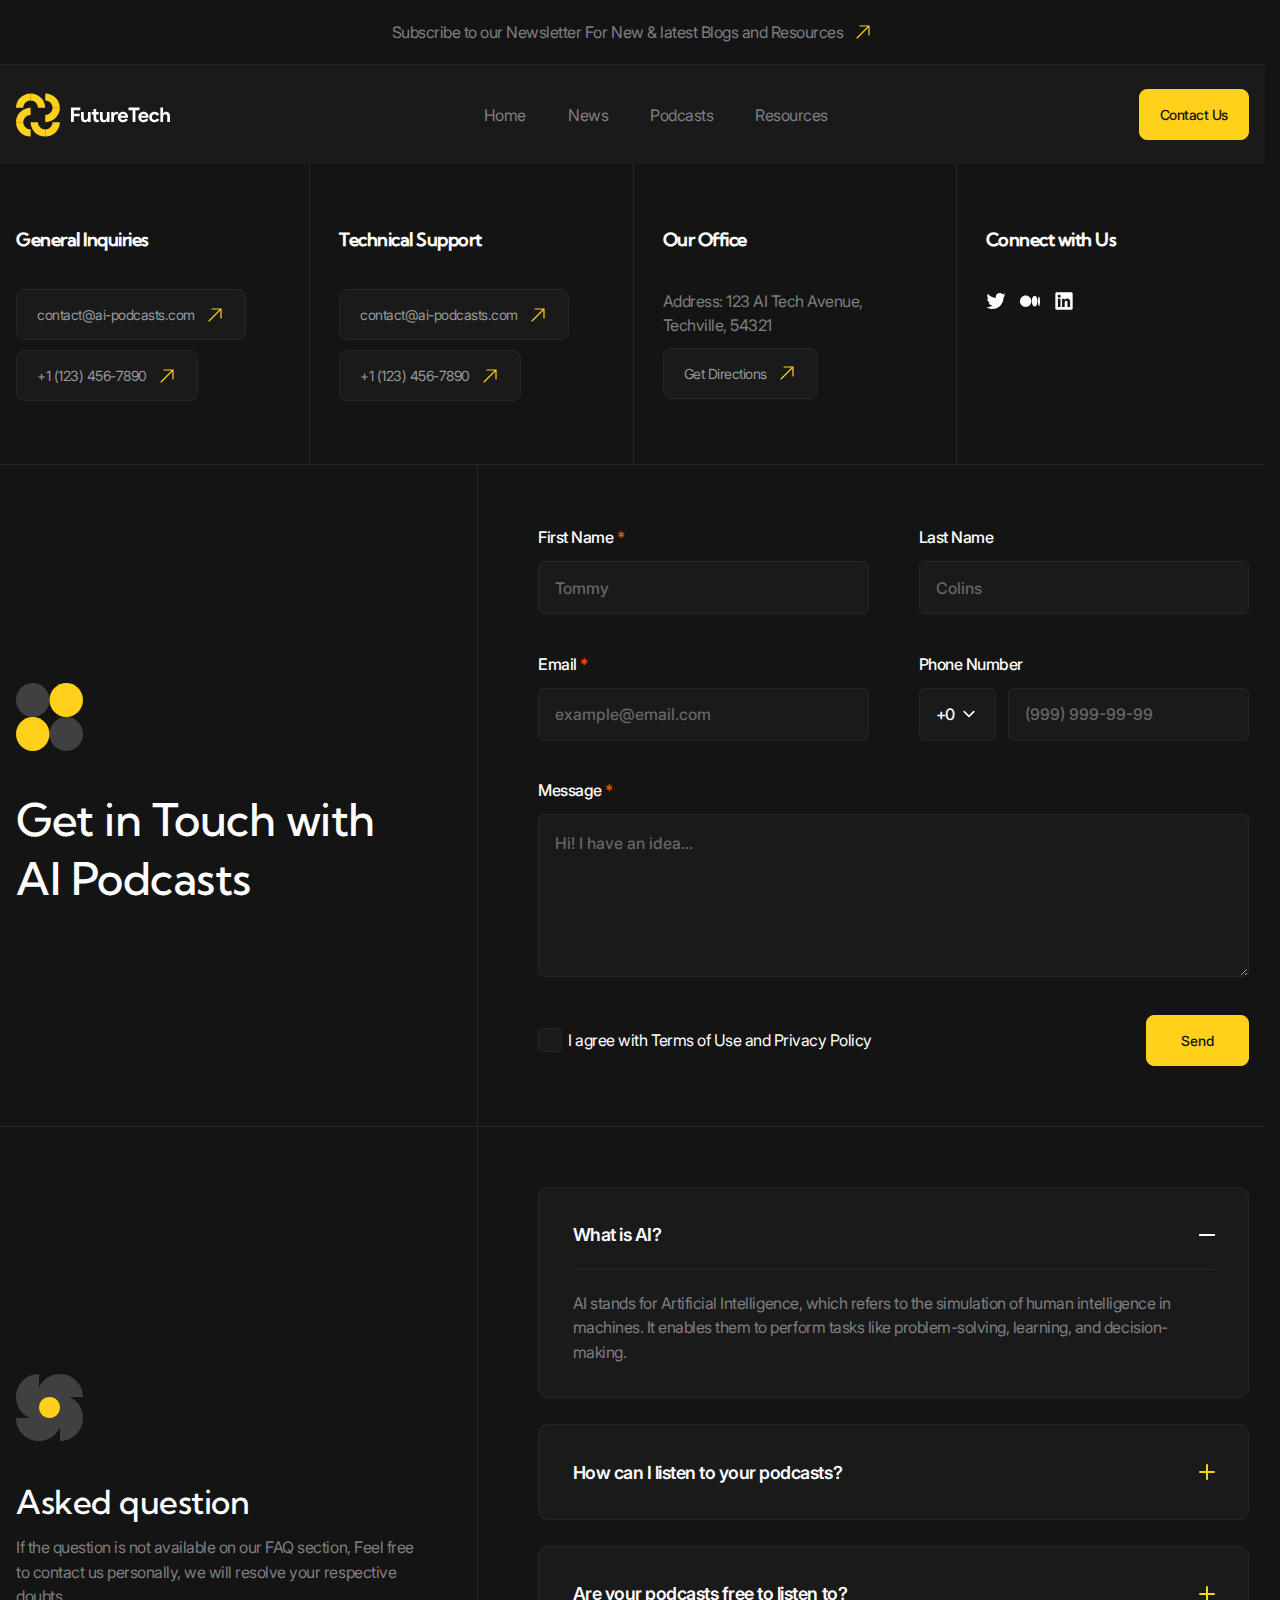
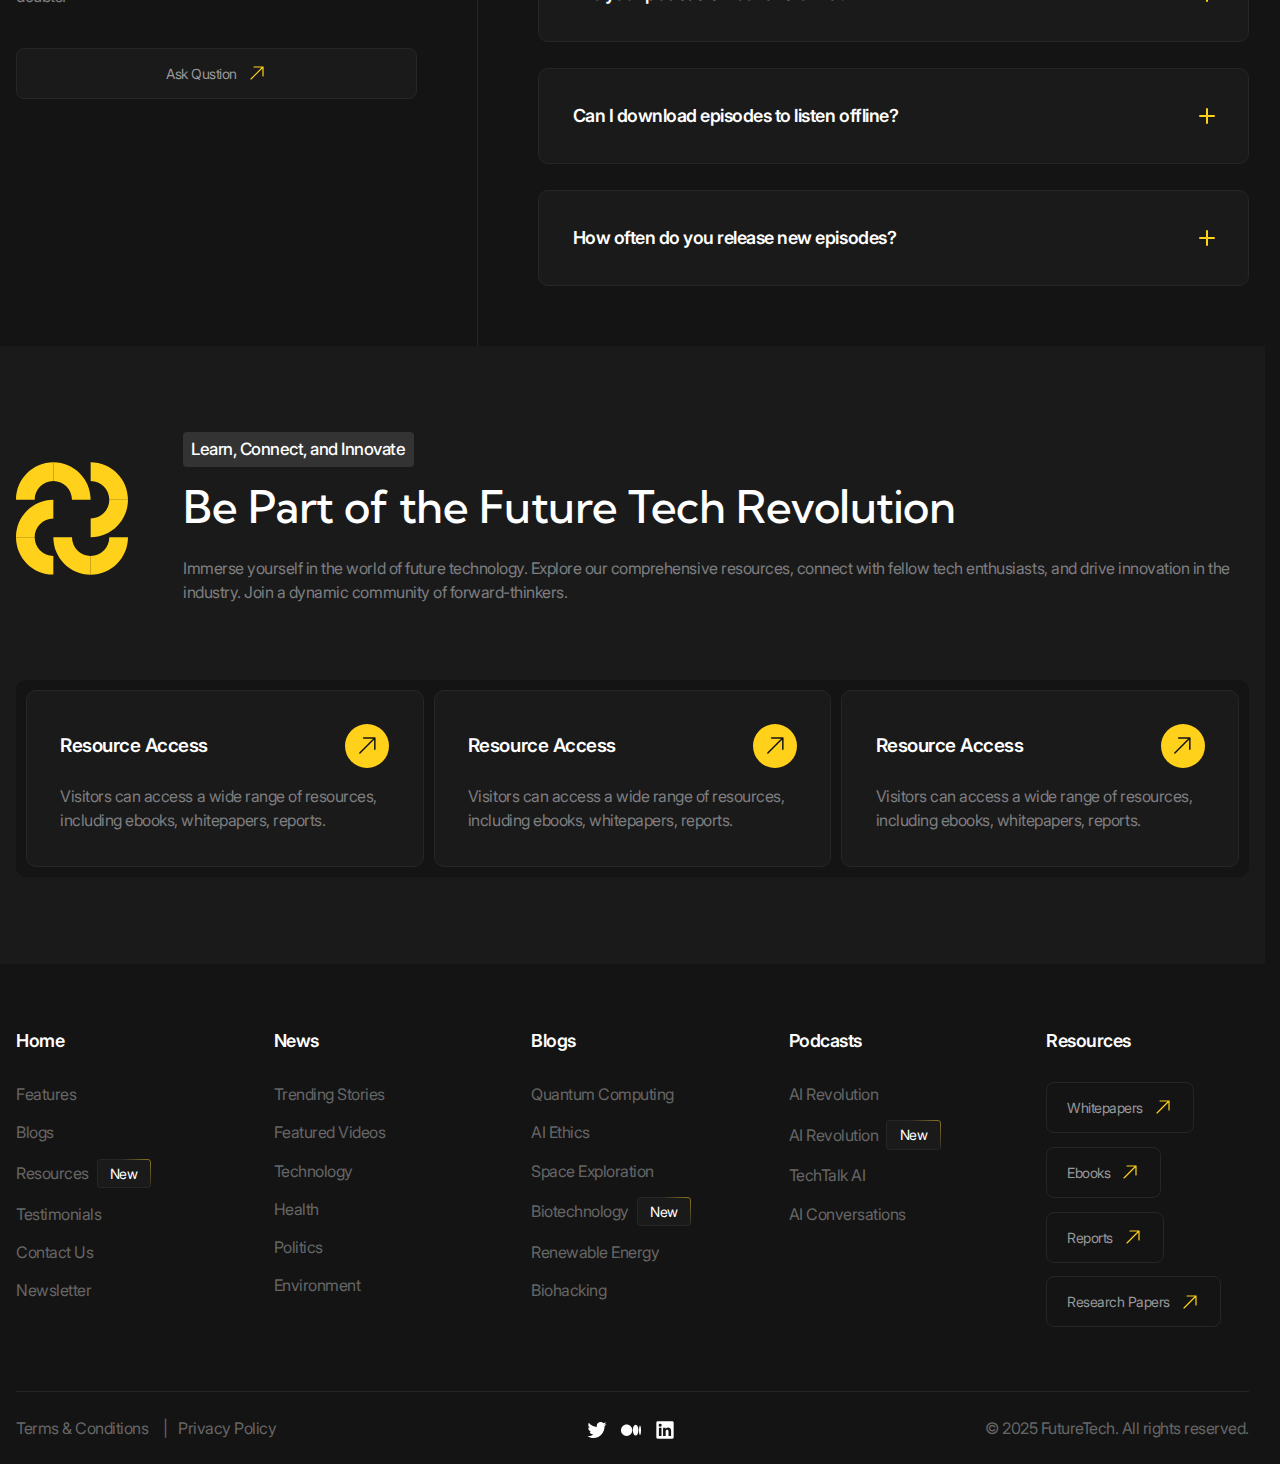
<file: contacts.html>
<!doctype html>
<html lang="en">
<head>
  <meta charset="UTF-8">
  <meta name="viewport"
        content="width=device-width, user-scalable=no, initial-scale=1.0, maximum-scale=1.0, minimum-scale=1.0">
  <meta http-equiv="X-UA-Compatible" content="ie=edge">
  <title>Future Tech | Contacts</title>
  <link rel="stylesheet" href="./styles/main.css" />
  <script src="./scripts/main.js" type="module"></script>
</head>
<body>
  <header class="header" data-js-header>
    <div class="header__promo">
      <div class="header__promo-inner container">
        <a class="header__promo-link" href="./resources.html">
          <span class="icon icon--yellow-arrow">Subscribe to our Newsletter For New & latest Blogs and Resources</span>
        </a>
      </div>
    </div>
    <div class="header__body">
      <div class="header__body-inner container">
        <a
          class="header__logo logo"
          href="./resources.html"
          aria-label="Home"
          title="Home"
        >
          <img
            class="logo__image"
            src="./images/logo.svg"
            alt=""
            width="179" height="50"
          />
        </a>
        <div class="header__overlay" data-js-header-overlay>
          <nav class="header__menu">
            <ul class="header__menu-list">
              <li class="header__menu-item">
                <a class="header__menu-link" href="./index.html">Home</a>
              </li>
              <li class="header__menu-item">
                <a class="header__menu-link" href="./news.html">News</a>
              </li>
              <li class="header__menu-item">
                <a class="header__menu-link" href="./podcasts.html">Podcasts</a>
              </li>
              <li class="header__menu-item">
                <a class="header__menu-link" href="./resources.html">Resources</a>
              </li>
            </ul>
          </nav>
          <a class="header__contact-us-link button button--accent" href="./contacts.html">
            Contact Us
          </a>
        </div>
        <button
          class="header__burger-button burger-button visible-mobile"
          type="button"
          aria-label="Open menu"
          title="Open menu"
          data-js-header-burger-button
        >
          <span class="burger-button__line"></span>
          <span class="burger-button__line"></span>
          <span class="burger-button__line"></span>
        </button>
      </div>
    </div>
  </header>

  <main>
    <section class="contacts" aria-labelledby="contacts-title">
      <header class="contacts__header">
        <h1 class="visually-hidden" id="contacts-title">
          Contacts
        </h1>
        <ul class="bordered-grid bordered-grid--4-cols container">
          <li class="bordered-grid__item">
            <div class="contacts-card">
              <h2 class="contacts-card__title h6">General Inquiries</h2>
              <div class="contacts-card__body">
                <a
                  class="contacts-card__link button button--dark-gray"
                  href="mailto:contact@ai-podcasts.com"
                >
                  <span class="icon icon--yellow-arrow">contact@ai-podcasts.com</span>
                </a>
                <a
                  class="contacts-card__link button button--dark-gray"
                  href="tel:+11234567890"
                >
                  <span class="icon icon--yellow-arrow">+1 (123) 456-7890</span>
                </a>
              </div>
            </div>
          </li>
          <li class="bordered-grid__item">
            <div class="contacts-card">
              <h2 class="contacts-card__title h6">Technical Support</h2>
              <div class="contacts-card__body">
                <a
                  class="contacts-card__link button button--dark-gray"
                  href="mailto:contact@ai-podcasts.com"
                >
                  <span class="icon icon--yellow-arrow">contact@ai-podcasts.com</span>
                </a>
                <a
                  class="contacts-card__link button button--dark-gray"
                  href="tel:+11234567890"
                >
                  <span class="icon icon--yellow-arrow">+1 (123) 456-7890</span>
                </a>
              </div>
            </div>
          </li>
          <li class="bordered-grid__item">
            <div class="contacts-card">
              <h2 class="contacts-card__title h6">Our Office</h2>
              <div class="contacts-card__body">
                <address class="contacts-card__address">Address: 123 AI Tech Avenue, Techville, 54321</address>
                <a
                  class="contacts-card__link button button--dark-gray"
                  href="/"
                >
                  <span class="icon icon--yellow-arrow">Get Directions</span>
                </a>
              </div>
            </div>
          </li>
          <li class="bordered-grid__item">
            <div class="contacts-card">
              <h2 class="contacts-card__title h6">Connect with Us</h2>
              <div class="contacts-card__body">
                <div class="soc1als soc1als--3-cols">
                  <ul class="soc1als__list">
                    <li class="soc1als__item">
                      <a
                        class="soc1als__link"
                        href="./contacts.html"
                        target="_blank"
                        aria-label="Twitter"
                        title="Twitter"
                      >
                        <svg width="24" height="24" viewBox="0 0 24 24" fill="none" xmlns="http://www.w3.org/2000/svg">
                          <path d="M21.0571 7.18114C21.0664 7.39235 21.0664 7.59395 21.0664 7.80515C21.0756 14.2084 16.3712 21.6004 7.76793 21.6004C5.23048 21.6004 2.73933 20.842 0.600098 19.4212C0.970528 19.4692 1.34096 19.4884 1.71139 19.4884C3.81358 19.4884 5.86021 18.7588 7.51789 17.4052C5.51756 17.3668 3.75802 16.0132 3.14681 14.0356C3.85063 14.1796 4.57296 14.1508 5.25826 13.9492C3.08198 13.5076 1.51691 11.5204 1.50765 9.20675C1.50765 9.18755 1.50765 9.16835 1.50765 9.14915C2.15591 9.52355 2.88751 9.73475 3.62837 9.75395C1.58174 8.33315 0.942746 5.50114 2.18369 3.28353C4.5637 6.31714 8.06427 8.15075 11.8241 8.35235C11.4445 6.67234 11.9631 4.90594 13.1762 3.71553C15.0561 1.88193 18.0196 1.97793 19.7977 3.92673C20.8441 3.71553 21.8535 3.31233 22.7704 2.74593C22.4185 3.86913 21.6869 4.81954 20.7145 5.42434C21.6406 5.30914 22.5481 5.04994 23.4001 4.66594C22.7704 5.64514 21.9739 6.48994 21.0571 7.18114Z" fill="white"/>
                        </svg>
                      </a>
                    </li>
                    <li class="soc1als__item">
                      <a
                        class="soc1als__link"
                        href="./contacts.html"
                        target="_blank"
                        aria-label="Medium"
                        title="Medium"
                      >
                        <svg width="24" height="24" viewBox="0 0 24 24" fill="none" xmlns="http://www.w3.org/2000/svg">
                          <path d="M13.5374 12.2281C13.5374 15.9988 10.5069 19.0556 6.76883 19.0556C3.03073 19.0556 0 15.9981 0 12.2281C0 8.45806 3.0305 5.40039 6.76883 5.40039C10.5072 5.40039 13.5374 8.45737 13.5374 12.2281Z" fill="white"/>
                          <path d="M20.9627 12.2285C20.9627 15.7778 19.4474 18.6563 17.5783 18.6563C15.7091 18.6563 14.1938 15.7778 14.1938 12.2285C14.1938 8.67922 15.7089 5.80078 17.578 5.80078C19.4472 5.80078 20.9625 8.67829 20.9625 12.2285" fill="white"/>
                          <path d="M24 12.228C24 15.4073 23.4672 17.9862 22.8097 17.9862C22.1522 17.9862 21.6196 15.408 21.6196 12.228C21.6196 9.04797 22.1525 6.46973 22.8097 6.46973C23.467 6.46973 24 9.04774 24 12.228Z" fill="white"/>
                        </svg>
                      </a>
                    </li>
                    <li class="soc1als__item">
                      <a
                        class="soc1als__link"
                        href="./contacts.html"
                        target="_blank"
                        aria-label="LinkedIn"
                        title="LinkedIn"
                      >
                        <svg width="24" height="24" viewBox="0 0 24 24" fill="none" xmlns="http://www.w3.org/2000/svg">
                          <path d="M20.8647 1.59961H3.13554C2.72832 1.59961 2.33777 1.76138 2.04982 2.04933C1.76187 2.33728 1.6001 2.72783 1.6001 3.13505V20.8642C1.6001 21.2714 1.76187 21.6619 2.04982 21.9499C2.33777 22.2378 2.72832 22.3996 3.13554 22.3996H20.8647C21.2719 22.3996 21.6624 22.2378 21.9504 21.9499C22.2383 21.6619 22.4001 21.2714 22.4001 20.8642V3.13505C22.4001 2.72783 22.2383 2.33728 21.9504 2.04933C21.6624 1.76138 21.2719 1.59961 20.8647 1.59961ZM7.79965 19.3186H4.67243V9.38516H7.79965V19.3186ZM6.23388 8.00861C5.87915 8.00661 5.53296 7.89958 5.239 7.70102C4.94504 7.50246 4.71649 7.22127 4.58219 6.89294C4.44789 6.56461 4.41386 6.20386 4.48439 5.8562C4.55492 5.50855 4.72686 5.18958 4.9785 4.93955C5.23014 4.68952 5.5502 4.51964 5.8983 4.45134C6.2464 4.38304 6.60693 4.41939 6.93439 4.5558C7.26185 4.6922 7.54156 4.92255 7.73823 5.21778C7.9349 5.51301 8.03971 5.85988 8.03943 6.21461C8.04278 6.45211 7.99827 6.68784 7.90857 6.90777C7.81887 7.1277 7.68582 7.32732 7.51733 7.49473C7.34884 7.66215 7.14837 7.79392 6.92787 7.88221C6.70736 7.97049 6.47134 8.01348 6.23388 8.00861ZM19.3263 19.3273H16.2005V13.9005C16.2005 12.3001 15.5202 11.8061 14.642 11.8061C13.7147 11.8061 12.8047 12.5052 12.8047 13.9409V19.3273H9.67743V9.39239H12.6848V10.7689H12.7252C13.0271 10.1579 14.0844 9.11361 15.6979 9.11361C17.4428 9.11361 19.3278 10.1493 19.3278 13.1826L19.3263 19.3273Z" fill="white"/>
                        </svg>
                      </a>
                    </li>
                  </ul>
                </div>
              </div>
            </div>
          </li>
        </ul>
      </header>
      <div class="contacts__body">
        <div class="list">
          <div class="list__item">
            <div class="card container">
              <div class="card__preview">
                <div class="card__preview-main">
                  <img
                    class="card__preview-icon"
                    src="./images/contacts/icon-1.svg"
                    alt=""
                    width="80" height="80" loading="lazy"
                  />
                  <div class="card__preview-info">
                    <h2 class="card__preview-title">Get in Touch with AI Podcasts</h2>
                  </div>
                </div>
              </div>
              <div class="card__body">
                <form class="feedback-form" action="/">
                  <div class="feedback-form__cell field">
                    <label class="field__label" for="firstName">First Name <span class="field__required-star" aria-hidden="true">*</span></label>
                    <input
                      class="field__control"
                      id="firstName"
                      placeholder="Tommy"
                      required
                    />
                  </div>
                  <div class="feedback-form__cell field">
                    <label class="field__label" for="lastName">Last Name</label>
                    <input
                      class="field__control"
                      id="lastName"
                      placeholder="Colins"
                    />
                  </div>
                  <div class="feedback-form__cell field">
                    <label class="field__label" for="email">Email <span class="field__required-star" aria-hidden="true">*</span></label>
                    <input
                      class="field__control"
                      id="email"
                      placeholder="example@email.com"
                      required
                      type="email"
                    />
                  </div>
                  <div class="feedback-form__cell field">
                    <label class="field__label" for="phoneNumber">Phone Number</label>
                    <div class="field__body">
                      <div class="select" data-js-select>
                        <label
                          class="select__label visually-hidden"
                          id="phone-number-prefix-select-label"
                          for="phoneNumberPrefix"
                        >
                          Phone number prefix
                        </label>
                        <select
                          class="select__original-control field__control"
                          id="phoneNumberPrefix"
                          tabindex="-1"
                          data-js-select-original-control
                        >
                          <option value="+0" selected>+0</option>
                          <option value="+1">+1</option>
                          <option value="+2">+2</option>
                          <option value="+3">+3</option>
                        </select>
                        <div class="select__body">
                          <div
                            class="select__button field__control"
                            tabindex="0"
                            role="combobox"
                            aria-expanded="false"
                            aria-haspopup="listbox"
                            aria-controls="phone-number-prefix-select-dropdown"
                            aria-labelledby="phone-number-prefix-select-label"
                            data-js-select-button
                          >
                            +0
                          </div>
                          <div
                            class="select__dropdown"
                            id="phone-number-prefix-select-dropdown"
                            role="listbox"
                            aria-labelledby="phone-number-prefix-select-label"
                            data-js-select-dropdown
                          >
                            <div
                              class="select__option is-selected is-current"
                              id="phone-number-prefix-select-option-1"
                              role="option"
                              aria-selected="true"
                              data-js-select-option
                            >
                              +0
                            </div>
                            <div
                              class="select__option"
                              id="phone-number-prefix-select-option-2"
                              role="option"
                              aria-selected="false"
                              data-js-select-option
                            >
                              +1
                            </div>
                            <div
                              class="select__option"
                              id="phone-number-prefix-select-option-3"
                              role="option"
                              aria-selected="false"
                              data-js-select-option
                            >
                              +2
                            </div>
                            <div
                              class="select__option"
                              id="phone-number-prefix-select-option-4"
                              role="option"
                              aria-selected="false"
                              data-js-select-option
                            >
                              +3
                            </div>
                          </div>
                        </div>
                      </div>
                      <input
                        class="field__control"
                        id="phoneNumber"
                        placeholder="(999) 999-99-99"
                        data-js-input-mask="(000) 000-00-00"
                      />
                    </div>
                  </div>
                  <div class="feedback-form__cell feedback-form__cell--wide field">
                    <label class="field__label" for="message">Message <span class="field__required-star" aria-hidden="true">*</span></label>
                    <textarea
                      class="field__control"
                      id="message"
                      placeholder="Hi! I have an idea..."
                      required
                    ></textarea>
                  </div>
                  <div class="feedback-form__cell feedback-form__cell--wide">
                    <div class="feedback-form__actions">
                      <div class="feedback-form__agreement">
                        <label class="checkbox">
                          <input
                            class="checkbox__input"
                            type="checkbox"
                            required
                          />
                          <span class="checkbox__label">I agree with Terms of Use and Privacy Policy</span>
                        </label>
                      </div>
                      <button
                        class="feedback-form__submit-button button button--accent"
                        type="submit"
                      >
                        Send
                      </button>
                    </div>
                  </div>
                </form>
              </div>
            </div>
          </div>
          <div class="list__item">
            <div class="card container">
              <div class="card__preview">
                <div class="card__preview-main">
                  <img
                    class="card__preview-icon"
                    src="./images/contacts/icon-2.svg"
                    alt=""
                    width="80" height="80" loading="lazy"
                  />
                  <div class="card__preview-info">
                    <h2 class="card__preview-title h3">Asked question</h2>
                    <div class="card__preview-description">
                      <p>If the question is not available on our FAQ section, Feel free to contact us personally, we will resolve your respective doubts. </p>
                    </div>
                  </div>
                  <a class="card__preview-link button button--dark-gray" href="./contacts.html">
                    <span class="icon icon--yellow-arrow">Ask Qustion</span>
                  </a>
                </div>
              </div>
              <div class="card__body">
                <div class="accordion-group">
                  <div class="accordion tile">
                    <details class="accordion__details" name="faq" open>
                      <summary class="accordion__summary">
                        <h4 class="accordion__title h6">
                          <span role="term" aria-details="faq-1">What is AI?</span>
                        </h4>
                      </summary>
                    </details>
                    <div
                      class="accordion__content"
                      id="faq-1"
                      role="definition"
                    >
                      <div class="accordion__content-inner">
                        <div class="accordion__content-body">
                          <p>AI stands for Artificial Intelligence, which refers to the simulation of human intelligence in machines. It enables them to perform tasks like problem-solving, learning, and decision-making.</p>
                        </div>
                      </div>
                    </div>
                  </div>
                  <div class="accordion tile">
                    <details class="accordion__details" name="faq">
                      <summary class="accordion__summary">
                        <h4 class="accordion__title h6">
                          <span role="term" aria-details="faq-2">How can I listen to your podcasts?</span>
                        </h4>
                      </summary>
                    </details>
                    <div
                      class="accordion__content"
                      id="faq-2"
                      role="definition"
                    >
                      <div class="accordion__content-inner">
                        <div class="accordion__content-body">
                          <p>AI stands for Artificial Intelligence, which refers to the simulation of human intelligence in machines. It enables them to perform tasks like problem-solving, learning, and decision-making.</p>
                        </div>
                      </div>
                    </div>
                  </div>
                  <div class="accordion tile">
                    <details class="accordion__details" name="faq">
                      <summary class="accordion__summary">
                        <h4 class="accordion__title h6">
                          <span role="term" aria-details="faq-3">Are your podcasts free to listen to?</span>
                        </h4>
                      </summary>
                    </details>
                    <div
                      class="accordion__content"
                      id="faq-3"
                      role="definition"
                    >
                      <div class="accordion__content-inner">
                        <div class="accordion__content-body">
                          <p>AI stands for Artificial Intelligence, which refers to the simulation of human intelligence in machines. It enables them to perform tasks like problem-solving, learning, and decision-making.</p>
                        </div>
                      </div>
                    </div>
                  </div>
                  <div class="accordion tile">
                    <details class="accordion__details" name="faq">
                      <summary class="accordion__summary">
                        <h4 class="accordion__title h6">
                          <span role="term" aria-details="faq-4">Can I download episodes to listen offline?</span>
                        </h4>
                      </summary>
                    </details>
                    <div
                      class="accordion__content"
                      id="faq-4"
                      role="definition"
                    >
                      <div class="accordion__content-inner">
                        <div class="accordion__content-body">
                          <p>AI stands for Artificial Intelligence, which refers to the simulation of human intelligence in machines. It enables them to perform tasks like problem-solving, learning, and decision-making.</p>
                        </div>
                      </div>
                    </div>
                  </div>
                  <div class="accordion tile">
                    <details class="accordion__details" name="faq">
                      <summary class="accordion__summary">
                        <h4 class="accordion__title h6">
                          <span role="term" aria-details="faq-5">How often do you release new episodes?</span>
                        </h4>
                      </summary>
                    </details>
                    <div
                      class="accordion__content"
                      id="faq-5"
                      role="definition"
                    >
                      <div class="accordion__content-inner">
                        <div class="accordion__content-body">
                          <p>AI stands for Artificial Intelligence, which refers to the simulation of human intelligence in machines. It enables them to perform tasks like problem-solving, learning, and decision-making.</p>
                        </div>
                      </div>
                    </div>
                  </div>
                </div>
              </div>
            </div>
          </div>
        </div>
      </div>
    </section>

    <section class="about" aria-labelledby="about-title">
      <div class="about__inner container">
        <header class="about__header">
          <img
            class="about__icon"
            src="./images/about/icon.svg"
            alt=""
            width="150" height="150" loading="lazy"
          />
          <div class="about__info">
            <p class="about__subtitle tag">Learn, Connect, and Innovate</p>
            <h2 class="about__title" id="about-title">Be Part of the Future Tech Revolution</h2>
          </div>
          <div class="about__description">
            <p>Immerse yourself in the world of future technology. Explore our comprehensive resources, connect with fellow tech enthusiasts, and drive innovation in the industry. Join a dynamic community of forward-thinkers.</p>
          </div>
        </header>
        <ul class="about__list">
          <li class="about__item">
            <a class="about-card tile" href="./index.html">
              <h3 class="about-card__title circle-icon">Resource Access</h3>
              <div class="about-card__description">
                <p>Visitors can access a wide range of resources, including ebooks, whitepapers, reports.</p>
              </div>
            </a>
          </li>
          <li class="about__item">
            <a class="about-card tile" href="./index.html">
              <h3 class="about-card__title circle-icon">Resource Access</h3>
              <div class="about-card__description">
                <p>Visitors can access a wide range of resources, including ebooks, whitepapers, reports.</p>
              </div>
            </a>
          </li>
          <li class="about__item">
            <a class="about-card tile" href="./index.html">
              <h3 class="about-card__title circle-icon">Resource Access</h3>
              <div class="about-card__description">
                <p>Visitors can access a wide range of resources, including ebooks, whitepapers, reports.</p>
              </div>
            </a>
          </li>
        </ul>
      </div>
    </section>
 </main>

  <footer class="footer">
    <div class="footer__inner container">
        <div class="footer__body">
            <nav class="footer__menu">
                <div class="footer__menu-column">
                    <a class="footer__menu-main-link h6" href="./index.html">Home</a>
                    <ul class="footer__menu-list">
                        <li class="footer__menu-item">
                            <a class="footer__menu-link" href="./index.html">Features</a>
                        </li>
                        <li class="footer__menu-item">
                            <a class="footer__menu-link" href="./index.html">Blogs</a>
                        </li>
                        <li class="footer__menu-item">
                            <a class="footer__menu-link" href="./index.html">Resources</a>
                            <span class="badge">New</span>
                        </li>
                        <li class="footer__menu-item">
                            <a class="footer__menu-link" href="./index.html">Testimonials</a>
                        </li>
                        <li class="footer__menu-item">
                            <a class="footer__menu-link" href="./index.html">Contact Us</a>
                        </li>
                        <li class="footer__menu-item">
                            <a class="footer__menu-link" href="./index.html">Newsletter</a>
                        </li>
                    </ul>
                </div>
                <div class="footer__menu-column">
                    <a class="footer__menu-main-link h6" href="./news.html">News</a>
                    <ul class="footer__menu-list">
                        <li class="footer__menu-item">
                            <a class="footer__menu-link" href="./news.html">Trending Stories</a>
                        </li>
                        <li class="footer__menu-item">
                            <a class="footer__menu-link" href="./news.html">Featured Videos</a>
                        </li>
                        <li class="footer__menu-item">
                            <a class="footer__menu-link" href="./news.html">Technology</a>
                        </li>
                        <li class="footer__menu-item">
                            <a class="footer__menu-link" href="./news.html">Health</a>
                        </li>
                        <li class="footer__menu-item">
                            <a class="footer__menu-link" href="./news.html">Politics</a>
                        </li>
                        <li class="footer__menu-item">
                            <a class="footer__menu-link" href="./news.html">Environment</a>
                        </li>
                    </ul>
                </div>
                <div class="footer__menu-column">
                    <a class="footer__menu-main-link h6" href="./index.html">Blogs</a>
                    <ul class="footer__menu-list">
                        <li class="footer__menu-item">
                            <a class="footer__menu-link" href="./index.html">Quantum Computing</a>
                        </li>
                        <li class="footer__menu-item">
                            <a class="footer__menu-link" href="./index.html">AI Ethics</a>
                        </li>
                        <li class="footer__menu-item">
                            <a class="footer__menu-link" href="./index.html">Space Exploration</a>
                        </li>
                        <li class="footer__menu-item">
                            <a class="footer__menu-link" href="./index.html">Biotechnology</a>
                            <span class="badge">New</span>
                        </li>
                        <li class="footer__menu-item">
                            <a class="footer__menu-link" href="./index.html">Renewable Energy</a>
                        </li>
                        <li class="footer__menu-item">
                            <a class="footer__menu-link" href="./index.html">Biohacking</a>
                        </li>
                    </ul>
                </div>
                <div class="footer__menu-column">
                    <a class="footer__menu-main-link h6" href="./podcasts.html">Podcasts</a>
                    <ul class="footer__menu-list">
                        <li class="footer__menu-item">
                            <a class="footer__menu-link" href="./podcasts.html">AI Revolution</a>
                        </li>
                        <li class="footer__menu-item">
                            <a class="footer__menu-link" href="./podcasts.html">AI Revolution</a>
                            <span class="badge">New</span>
                        </li>
                        <li class="footer__menu-item">
                            <a class="footer__menu-link" href="./podcasts.html">TechTalk AI</a>
                        </li>
                        <li class="footer__menu-item">
                            <a class="footer__menu-link" href="./podcasts.html">AI Conversations</a>
                        </li>
                    </ul>
                </div>
                <div class="footer__menu-column">
                    <a class="footer__menu-main-link h6" href="./resources.html">Resources</a>
                    <ul class="footer__menu-list">
                        <li class="footer__menu-item">
                            <a class="footer__menu-link button" href="./resources.html">
                                <span class="icon icon--yellow-arrow">Whitepapers</span>
                            </a>
                        </li>
                        <li class="footer__menu-item">
                            <a class="footer__menu-link button" href="./resources.html">
                                <span class="icon icon--yellow-arrow">Ebooks</span>
                            </a>
                        </li>
                        <li class="footer__menu-item">
                            <a class="footer__menu-link button" href="./resources.html">
                                <span class="icon icon--yellow-arrow">Reports</span>
                            </a>
                        </li>
                        <li class="footer__menu-item">
                            <a class="footer__menu-link button" href="./resources.html">
                                <span class="icon icon--yellow-arrow">Research Papers</span>
                            </a>
                        </li>
                    </ul>
                </div>
            </nav>
        </div>
        <div class="footer__extra">
            <div class="footer__extra-menu">
                <ul class="footer__extra-menu-list">
                    <li class="footer__extra-menu-item">
                        <a class="footer__extra-menu-link" href="./index.html">Terms & Conditions</a>
                    </li>
                    <li class="footer__extra-menu-item">
                        <a class="footer__extra-menu-link" href="./index.html">Privacy Policy</a>
                    </li>
                </ul>
            </div>
            <div class="footer__soc1als soc1als">
                <ul class="soc1als__list">
                    <li class="soc1als__item">
                        <a
                         class="soc1als__link" 
                         href="./index.html" 
                         target="_blank"
                         aria-label="Twitter"
                         title="Twitter"
                         >
                         <svg width="24" height="24" viewBox="0 0 24 24" fill="none" xmlns="http://www.w3.org/2000/svg">
                            <path d="M21.0571 7.18114C21.0664 7.39235 21.0664 7.59395 21.0664 7.80515C21.0756 14.2084 16.3712 21.6004 7.76793 21.6004C5.23048 21.6004 2.73933 20.842 0.600098 19.4212C0.970528 19.4692 1.34096 19.4884 1.71139 19.4884C3.81358 19.4884 5.86021 18.7588 7.51789 17.4052C5.51756 17.3668 3.75802 16.0132 3.14681 14.0356C3.85063 14.1796 4.57296 14.1508 5.25826 13.9492C3.08198 13.5076 1.51691 11.5204 1.50765 9.20675C1.50765 9.18755 1.50765 9.16835 1.50765 9.14915C2.15591 9.52355 2.88751 9.73475 3.62837 9.75395C1.58174 8.33315 0.942746 5.50114 2.18369 3.28353C4.5637 6.31714 8.06427 8.15075 11.8241 8.35235C11.4445 6.67234 11.9631 4.90594 13.1762 3.71553C15.0561 1.88193 18.0196 1.97793 19.7977 3.92673C20.8441 3.71553 21.8535 3.31233 22.7704 2.74593C22.4185 3.86913 21.6869 4.81954 20.7145 5.42434C21.6406 5.30914 22.5481 5.04994 23.4001 4.66594C22.7704 5.64514 21.9739 6.48994 21.0571 7.18114Z" fill="white"/>
                          </svg>
                        </a>
                    </li>
                    <li class="soc1als__item">
                        <a
                         class="soc1als__link" 
                         href="./index.html" 
                         target="_blank"
                         aria-label="Medium"
                         title="Medium"
                         >
                         <svg width="24" height="24" viewBox="0 0 24 24" fill="none" xmlns="http://www.w3.org/2000/svg">
                            <path d="M13.5374 12.2281C13.5374 15.9988 10.5069 19.0556 6.76883 19.0556C3.03073 19.0556 0 15.9981 0 12.2281C0 8.45806 3.0305 5.40039 6.76883 5.40039C10.5072 5.40039 13.5374 8.45737 13.5374 12.2281Z" fill="white"/>
                            <path d="M20.9627 12.2285C20.9627 15.7778 19.4474 18.6563 17.5783 18.6563C15.7091 18.6563 14.1938 15.7778 14.1938 12.2285C14.1938 8.67922 15.7089 5.80078 17.578 5.80078C19.4472 5.80078 20.9625 8.67829 20.9625 12.2285" fill="white"/>
                            <path d="M24 12.228C24 15.4073 23.4672 17.9862 22.8097 17.9862C22.1522 17.9862 21.6196 15.408 21.6196 12.228C21.6196 9.04797 22.1525 6.46973 22.8097 6.46973C23.467 6.46973 24 9.04774 24 12.228Z" fill="white"/>
                          </svg>
                        </a>
                    </li>
                    <li class="soc1als__item">
                        <a
                         class="soc1als__link" 
                         href="./index.html" 
                         target="_blank"
                         aria-label="LinkedIn"
                         title="LinkedIn"
                         >
                         <svg width="24" height="24" viewBox="0 0 24 24" fill="none" xmlns="http://www.w3.org/2000/svg">
                            <path d="M20.8647 1.59961H3.13554C2.72832 1.59961 2.33777 1.76138 2.04982 2.04933C1.76187 2.33728 1.6001 2.72783 1.6001 3.13505V20.8642C1.6001 21.2714 1.76187 21.6619 2.04982 21.9499C2.33777 22.2378 2.72832 22.3996 3.13554 22.3996H20.8647C21.2719 22.3996 21.6624 22.2378 21.9504 21.9499C22.2383 21.6619 22.4001 21.2714 22.4001 20.8642V3.13505C22.4001 2.72783 22.2383 2.33728 21.9504 2.04933C21.6624 1.76138 21.2719 1.59961 20.8647 1.59961ZM7.79965 19.3186H4.67243V9.38516H7.79965V19.3186ZM6.23388 8.00861C5.87915 8.00661 5.53296 7.89958 5.239 7.70102C4.94504 7.50246 4.71649 7.22127 4.58219 6.89294C4.44789 6.56461 4.41386 6.20386 4.48439 5.8562C4.55492 5.50855 4.72686 5.18958 4.9785 4.93955C5.23014 4.68952 5.5502 4.51964 5.8983 4.45134C6.2464 4.38304 6.60693 4.41939 6.93439 4.5558C7.26185 4.6922 7.54156 4.92255 7.73823 5.21778C7.9349 5.51301 8.03971 5.85988 8.03943 6.21461C8.04278 6.45211 7.99827 6.68784 7.90857 6.90777C7.81887 7.1277 7.68582 7.32732 7.51733 7.49473C7.34884 7.66215 7.14837 7.79392 6.92787 7.88221C6.70736 7.97049 6.47134 8.01348 6.23388 8.00861ZM19.3263 19.3273H16.2005V13.9005C16.2005 12.3001 15.5202 11.8061 14.642 11.8061C13.7147 11.8061 12.8047 12.5052 12.8047 13.9409V19.3273H9.67743V9.39239H12.6848V10.7689H12.7252C13.0271 10.1579 14.0844 9.11361 15.6979 9.11361C17.4428 9.11361 19.3278 10.1493 19.3278 13.1826L19.3263 19.3273Z" fill="white"/>
                          </svg>
                        </a>
                    </li>
                </ul>
            </div>
            <p class="footer__copyright">© <time datatime="2025">2025</time> FutureTech. All rights reserved.</p>
        </div>
    </div>
   </footer>
</body>
</html>
</file>
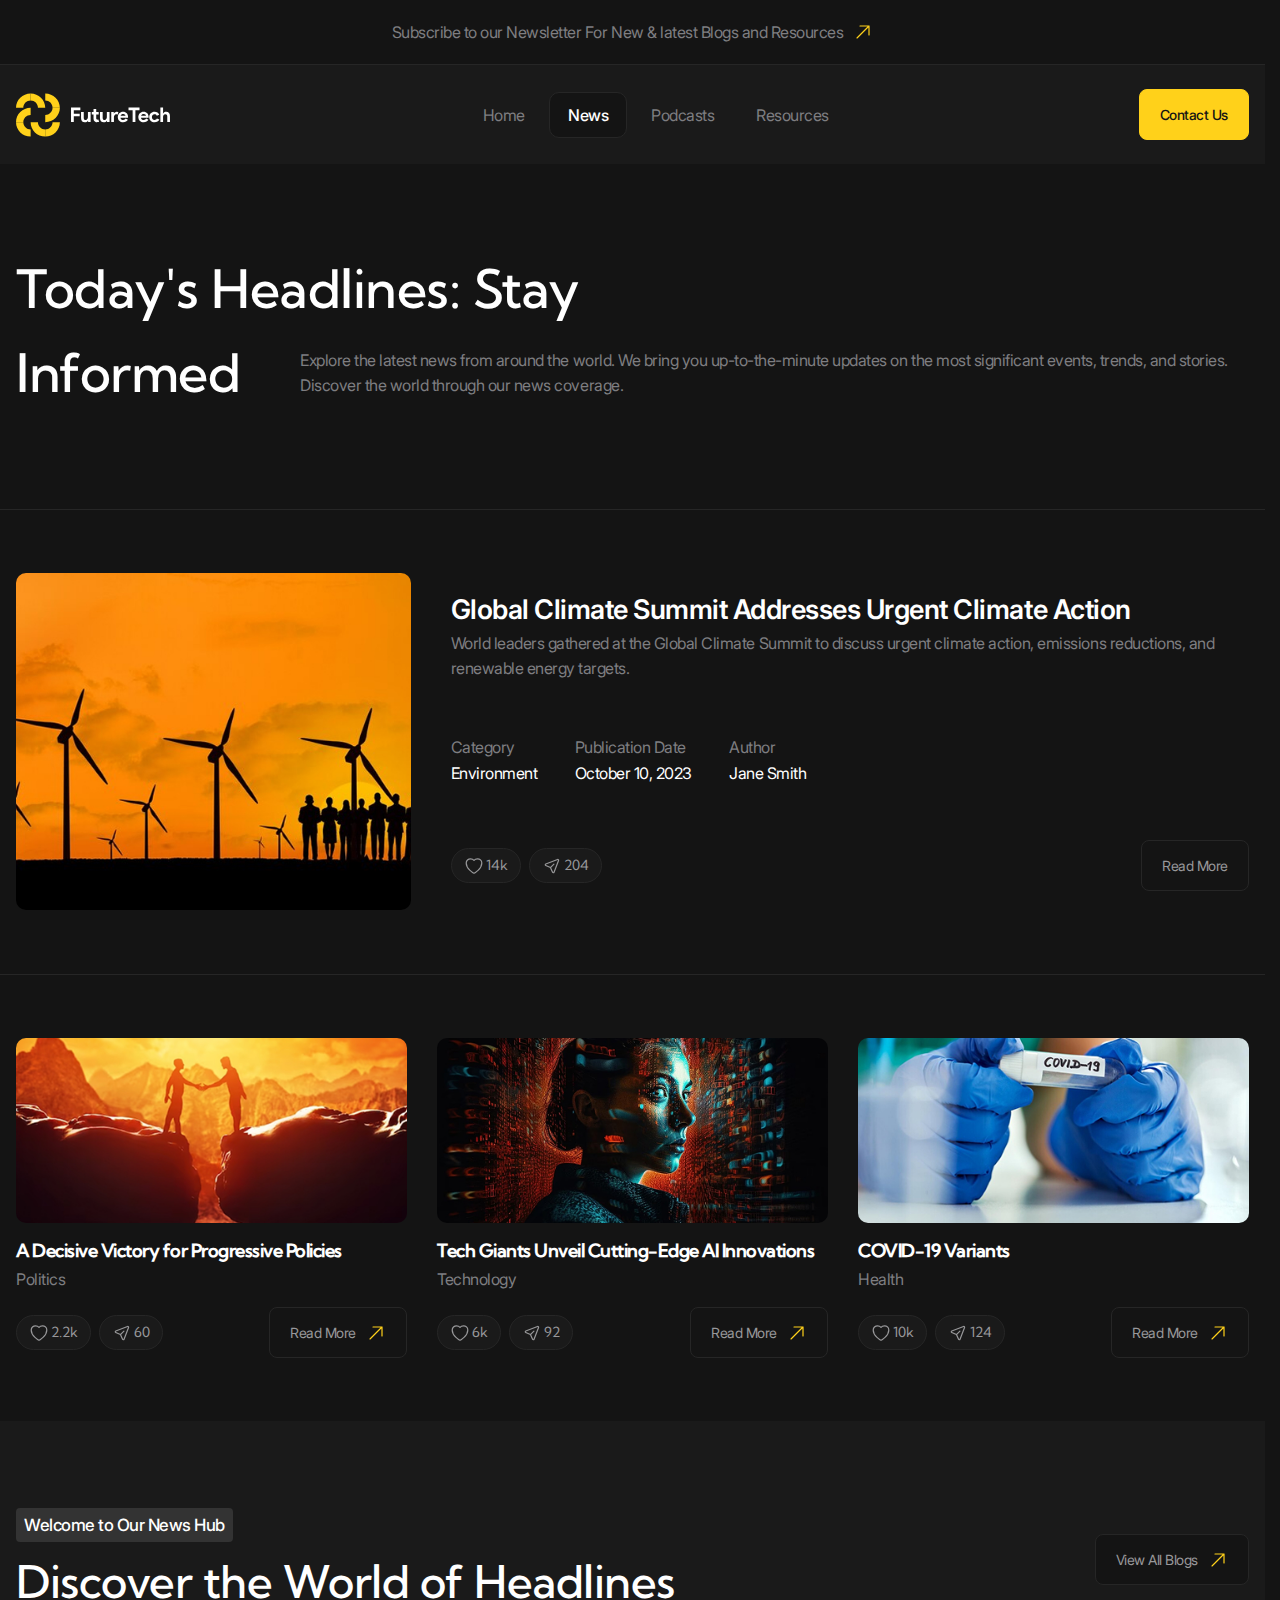
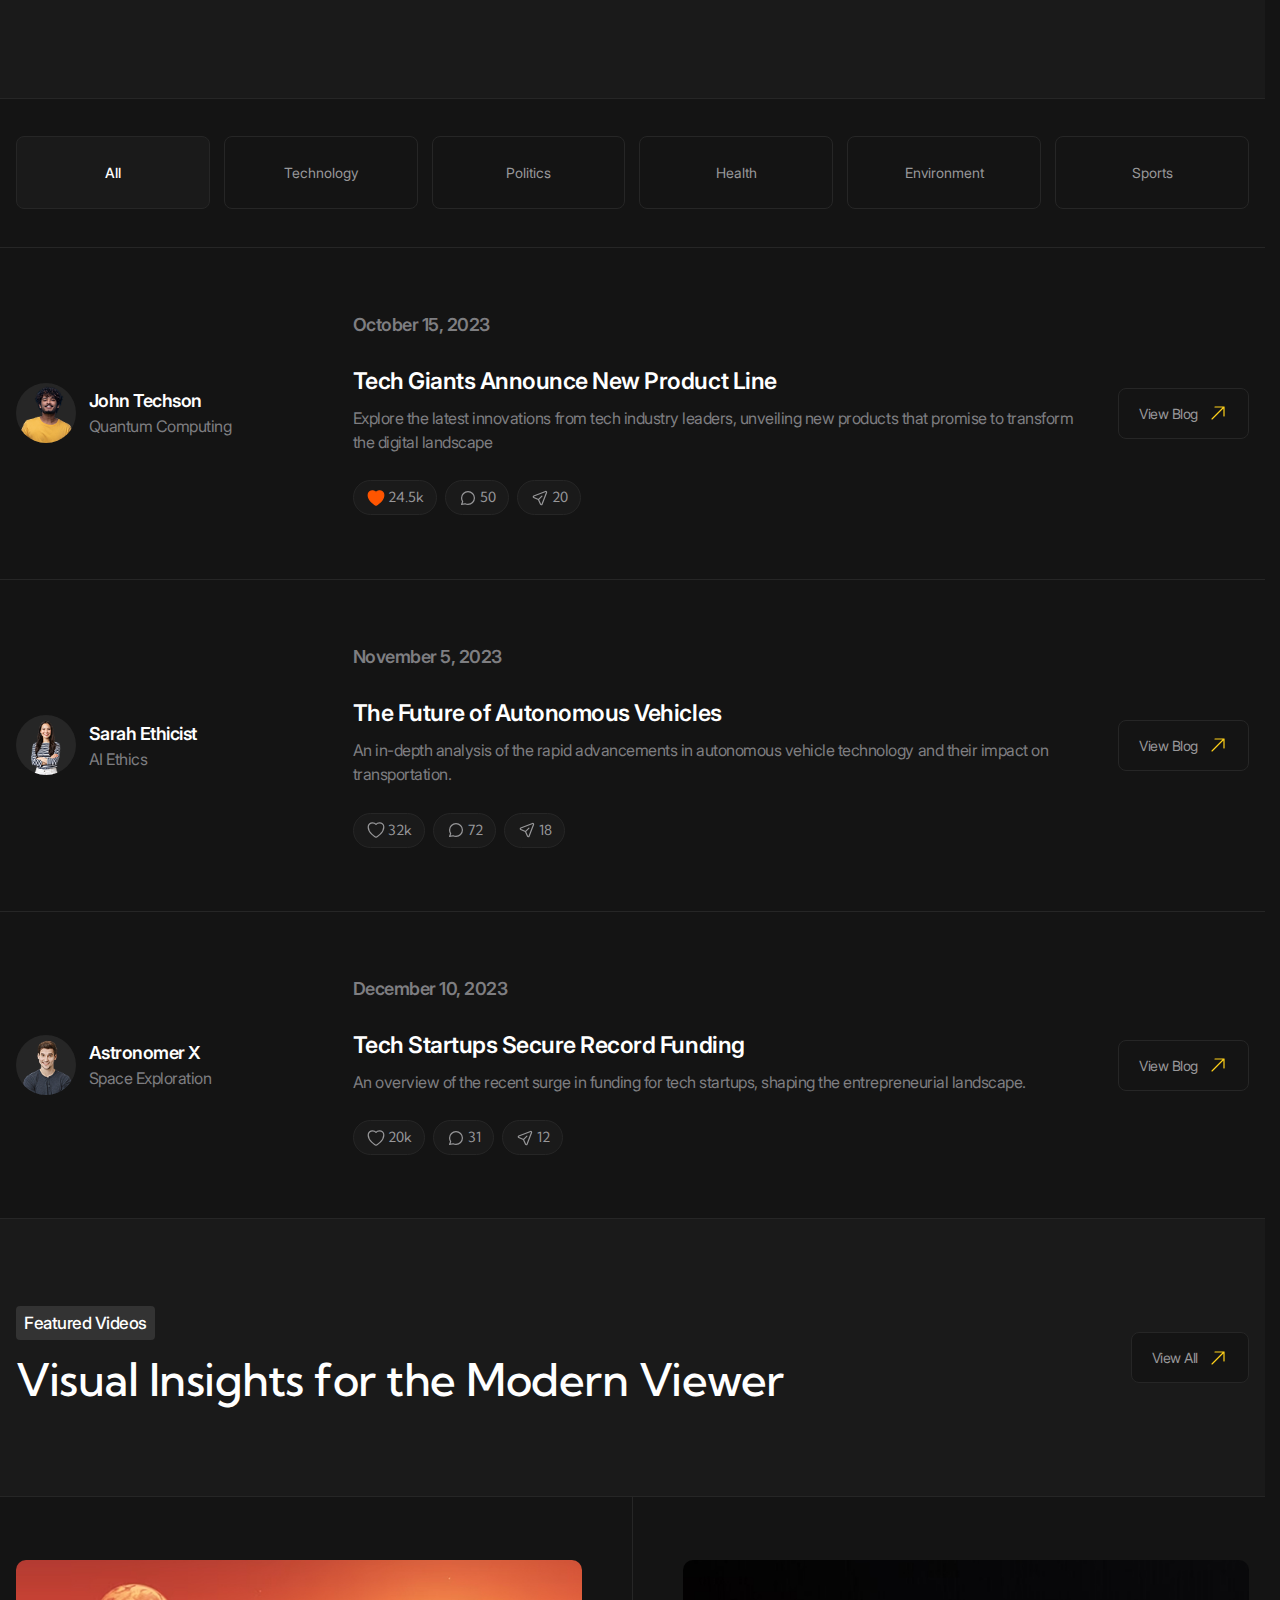
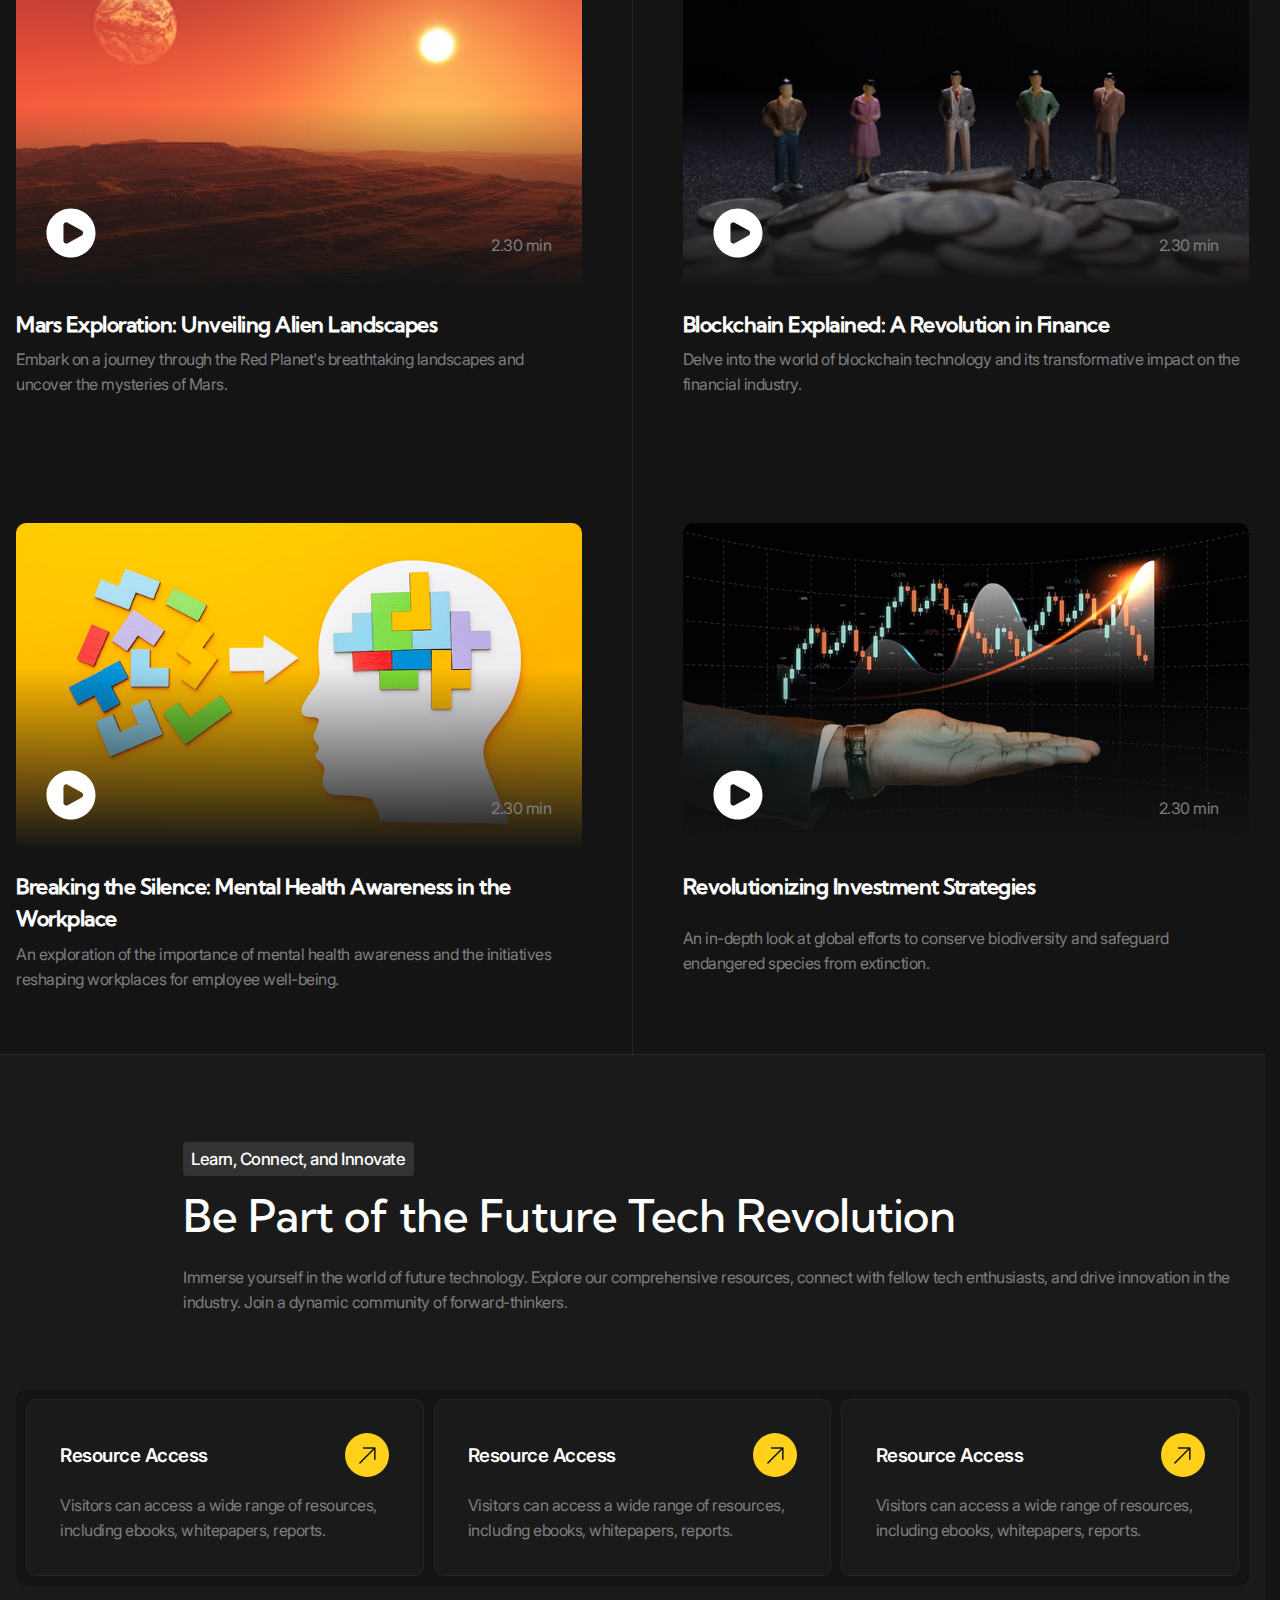
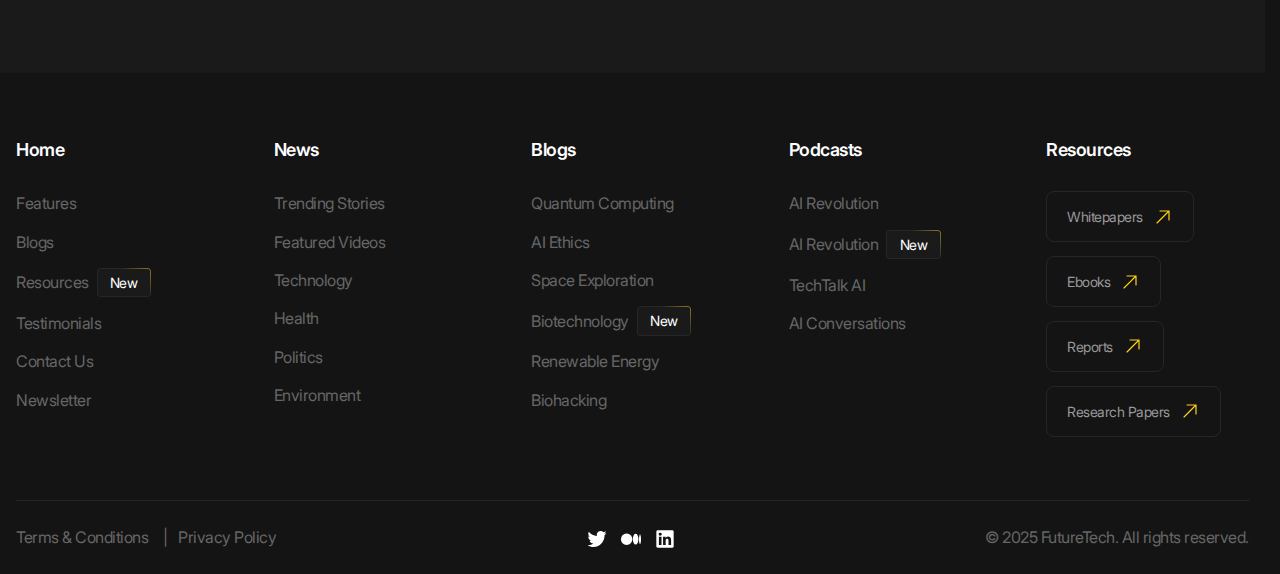
<file: news.html>
<!DOCTYPE html>
<html lang="en">
<head>
    <meta charset="UTF-8">
    <meta name="viewport" content="width=device-width, user-scalable=no initial-scale=1.0 maximum-scale=1.0, minimum-scale=1.0">
    <meta http-equiv="X-UA-Compatible" content="ie=edge">
    <title>Future Tech | News</title>
    <link rel="stylesheet" href="styles/main.css">
    <script src="scripts/main.js" type="module" defer></script>
</head>
<body>
   <header class="header" data-js-header>
    <div class="header__promo">
        <div class="header__promo-inner container">
            <a class="header__promo-link" href="./index.html">
                <span class="icon icon--yellow-arrow">Subscribe to our Newsletter For New & latest Blogs and Resources</span>
            </a>
        </div>
    </div>
    <div class="header__body">
        <div class="header__body-inner container">
            <a 
            class="header__logo logo" 
            href="./index.html"
            aria-label="Home"
            title="Home"
            >
            <img
                class="logo__image"
                src="images/logo.svg"
                alt=""
                width="179" height="50"
            />
            </a>
            <div class="header__overlay" data-js-header-overlay>
                <nav class="header__menu">
                    <ul class="header__menu-list">
                        <li class="header__menu-item">
                            <a class="header__menu-link" href="./index.html">Home</a>
                        </li>
                        
                        <li class="header__menu-item">
                            <a class="header__menu-link is-active" href="./news.html">News</a>
                        </li>
                        
                        <li class="header__menu-item">
                            <a class="header__menu-link" href="./podcasts.html">Podcasts</a>
                        </li>
                        
                        <li class="header__menu-item">
                            <a class="header__menu-link" href="./resources.html">Resources</a>
                        </li>
                    </ul>
                </nav>
                <a class="header__contact-us-link button button--accent" href="./contacts.html">
                    Contact Us
                </a>
            </div>
            <button 
                class="header__burger-button burger-button visible-mobile"
                type="button"
                aria-label="Open menu"
                title="Open menu"
                data-js-header-burger-button
            >
                <span class="burger-button__line"></span>
                <span class="burger-button__line"></span> 
                <span class="burger-button__line"></span> 
            </button>
        </div>
    </div>
   </header>

   <main>
    <section class="hero-alt" aria-labelledby="news-title">
        <header class="hero-alt__header">
            <div class="hero-alt__header-inner container">
                <h1 class="hero-alt__title" id="news-title">
                    Today's Headlines: Stay <span class="hero-alt__title-hidden-part">Informed</span> 
                </h1>
                <p class="hero-alt__subtitle h1 hidden-mobile" aria-hidden="true">
                    Informed
                </p>
                <p class="hero-alt__description">Explore the latest news from around the world. We bring you up-to-the-minute updates on the most significant events, trends, and stories. Discover the world through our news coverage.</p>
            </div>
        </header>
        <div class="hero-alt__body">
            <ul class="list">
                <li class="list__item">
                    <article class="news-card container">
                        <img 
                         class="news-card__image"
                         src="./images/news/1.jpg" 
                         alt="" 
                         width="515" height="427" loading="lazy"
                         >
                         <div class="news-card__body">
                            <h2 class="news-card__title">Global Climate Summit Addresses Urgent Climate Action</h2>
                            <div class="news-card__description">
                                <p>World leaders gathered at the Global Climate Summit to discuss urgent climate action, emissions reductions, and renewable energy targets.</p>
                            </div>
                         </div>
                         <div class="news-card__summary summary">
                            <dl class="summary__list">
                                <div class="summary__item">
                                    <dt class="summary__key">Category</dt>
                                    <dd class="summary__value">Environment</dd>
                                </div>
                                <div class="summary__item">
                                    <dt class="summary__key">Publication Date</dt>
                                    <dd class="summary__value">October 10, 2023</dd>
                                </div>
                                <div class="summary__item">
                                    <dt class="summary__key">Author</dt>
                                    <dd class="summary__value">Jane Smith</dd>
                                </div>
                            </dl>
                         </div>
                         <div class="news-card__controls">
                            <div class="news-card__actions blog-actions">
                                <ul class="blog-actions__list">
                                    <li class="blog-actions__item">
                                      <button
                                        class="blog-actions__button"
                                        type="button"
                                        aria-label="Like"
                                        title="Like"
                                      >
                                        <span class="blog-actions__icon-wrapper">
                                          <svg width="24" height="25" viewBox="0 0 24 25" fill="none" xmlns="http://www.w3.org/2000/svg">
                                            <path d="M11.645 21.4107L11.6384 21.4071L11.6158 21.3949C11.5965 21.3844 11.5689 21.3693 11.5336 21.3496C11.4629 21.3101 11.3612 21.2524 11.233 21.1769C10.9765 21.0261 10.6132 20.8039 10.1785 20.515C9.31074 19.9381 8.15122 19.0901 6.9886 18.0063C4.68781 15.8615 2.25 12.6751 2.25 8.75C2.25 5.82194 4.7136 3.5 7.6875 3.5C9.43638 3.5 11.0023 4.29909 12 5.5516C12.9977 4.29909 14.5636 3.5 16.3125 3.5C19.2864 3.5 21.75 5.82194 21.75 8.75C21.75 12.6751 19.3122 15.8615 17.0114 18.0063C15.8488 19.0901 14.6893 19.9381 13.8215 20.515C13.3868 20.8039 13.0235 21.0261 12.767 21.1769C12.6388 21.2524 12.5371 21.3101 12.4664 21.3496C12.4311 21.3693 12.4035 21.3844 12.3842 21.3949L12.3616 21.4071L12.355 21.4107L12.3523 21.4121C12.1323 21.5289 11.8677 21.5289 11.6477 21.4121L11.645 21.4107Z" stroke="#666666" stroke-width="1.5" stroke-linejoin="round"/>
                                          </svg>
                                        </span>
                                        <span>14k</span>
                                      </button>
                                    </li>
                                    
                                    <li class="blog-actions__item">
                                      <button
                                        class="blog-actions__button"
                                        type="button"
                                        aria-label="Share"
                                        title="Share"
                                      >
                                        <span class="blog-actions__icon-wrapper">
                                          <svg width="24" height="25" viewBox="0 0 24 25" fill="none" xmlns="http://www.w3.org/2000/svg">
                                            <path d="M10.0384 14.4616L4.1719 11.7951C3.36454 11.4281 3.39898 10.2697 4.22673 9.95134L18.8999 4.30781C19.7087 3.99675 20.5033 4.79139 20.1922 5.60013L14.5487 20.2733C14.2303 21.1011 13.072 21.1355 12.705 20.3281L10.0384 14.4616ZM10.0384 14.4616L14.4231 10.077" stroke="#666666" stroke-width="1.5" stroke-linecap="round" stroke-linejoin="round"/>
                                          </svg>
                                        </span>
                                        <span>204</span>
                                      </button>
                                    </li>
                                  </ul>
                            </div>
                            <a class="news-card__link button" href="./news.html">Read More</a>
                         </div>
                    </article>
                </li>
                <li class="list__item">
                    <div class="news container">
                        <ul class="news__list">
                            <li class="news__item">
                                <article class="news-card">
                                    <img 
                                     class="news-card__image"
                                     src="./images/news/2.jpg" 
                                     alt="" 
                                     width="512" height="222" loading="lazy"
                                     >
                                     <div class="news-card__body">
                                        <h2 class="news-card__title h6">A Decisive Victory for Progressive Policies</h2>
                                        <div class="news-card__description">
                                            <p>Politics</p>
                                        </div>
                                     </div>
                                    
                                     <div class="news-card__controls">
                                        <div class="news-card__actions blog-actions">
                                            <ul class="blog-actions__list">
                                                <li class="blog-actions__item">
                                                  <button
                                                    class="blog-actions__button"
                                                    type="button"
                                                    aria-label="Like"
                                                    title="Like"
                                                  >
                                                    <span class="blog-actions__icon-wrapper">
                                                      <svg width="24" height="25" viewBox="0 0 24 25" fill="none" xmlns="http://www.w3.org/2000/svg">
                                                        <path d="M11.645 21.4107L11.6384 21.4071L11.6158 21.3949C11.5965 21.3844 11.5689 21.3693 11.5336 21.3496C11.4629 21.3101 11.3612 21.2524 11.233 21.1769C10.9765 21.0261 10.6132 20.8039 10.1785 20.515C9.31074 19.9381 8.15122 19.0901 6.9886 18.0063C4.68781 15.8615 2.25 12.6751 2.25 8.75C2.25 5.82194 4.7136 3.5 7.6875 3.5C9.43638 3.5 11.0023 4.29909 12 5.5516C12.9977 4.29909 14.5636 3.5 16.3125 3.5C19.2864 3.5 21.75 5.82194 21.75 8.75C21.75 12.6751 19.3122 15.8615 17.0114 18.0063C15.8488 19.0901 14.6893 19.9381 13.8215 20.515C13.3868 20.8039 13.0235 21.0261 12.767 21.1769C12.6388 21.2524 12.5371 21.3101 12.4664 21.3496C12.4311 21.3693 12.4035 21.3844 12.3842 21.3949L12.3616 21.4071L12.355 21.4107L12.3523 21.4121C12.1323 21.5289 11.8677 21.5289 11.6477 21.4121L11.645 21.4107Z" stroke="#666666" stroke-width="1.5" stroke-linejoin="round"/>
                                                      </svg>
                                                    </span>
                                                    <span>2.2k</span>
                                                  </button>
                                                </li>
                                                
                                                <li class="blog-actions__item">
                                                  <button
                                                    class="blog-actions__button"
                                                    type="button"
                                                    aria-label="Share"
                                                    title="Share"
                                                  >
                                                    <span class="blog-actions__icon-wrapper">
                                                      <svg width="24" height="25" viewBox="0 0 24 25" fill="none" xmlns="http://www.w3.org/2000/svg">
                                                        <path d="M10.0384 14.4616L4.1719 11.7951C3.36454 11.4281 3.39898 10.2697 4.22673 9.95134L18.8999 4.30781C19.7087 3.99675 20.5033 4.79139 20.1922 5.60013L14.5487 20.2733C14.2303 21.1011 13.072 21.1355 12.705 20.3281L10.0384 14.4616ZM10.0384 14.4616L14.4231 10.077" stroke="#666666" stroke-width="1.5" stroke-linecap="round" stroke-linejoin="round"/>
                                                      </svg>
                                                    </span>
                                                    <span>60</span>
                                                  </button>
                                                </li>
                                              </ul>
                                        </div>
                                        <a class="news-card__link button" href="./news.html">
                                            <span class="icon icon--yellow-arrow">Read More</span>
                                        </a>
                                     </div>
                                </article>
                            </li>
                            <li class="news__item">
                                <article class="news-card">
                                    <img 
                                     class="news-card__image"
                                     src="./images/news/3.jpg" 
                                     alt="" 
                                     width="512" height="222" loading="lazy"
                                     >
                                     <div class="news-card__body">
                                        <h2 class="news-card__title h6">Tech Giants Unveil Cutting-Edge AI Innovations</h2>
                                        <div class="news-card__description">
                                            <p>Technology</p>
                                        </div>
                                     </div>
                                    
                                     <div class="news-card__controls">
                                        <div class="news-card__actions blog-actions">
                                            <ul class="blog-actions__list">
                                                <li class="blog-actions__item">
                                                  <button
                                                    class="blog-actions__button"
                                                    type="button"
                                                    aria-label="Like"
                                                    title="Like"
                                                  >
                                                    <span class="blog-actions__icon-wrapper">
                                                      <svg width="24" height="25" viewBox="0 0 24 25" fill="none" xmlns="http://www.w3.org/2000/svg">
                                                        <path d="M11.645 21.4107L11.6384 21.4071L11.6158 21.3949C11.5965 21.3844 11.5689 21.3693 11.5336 21.3496C11.4629 21.3101 11.3612 21.2524 11.233 21.1769C10.9765 21.0261 10.6132 20.8039 10.1785 20.515C9.31074 19.9381 8.15122 19.0901 6.9886 18.0063C4.68781 15.8615 2.25 12.6751 2.25 8.75C2.25 5.82194 4.7136 3.5 7.6875 3.5C9.43638 3.5 11.0023 4.29909 12 5.5516C12.9977 4.29909 14.5636 3.5 16.3125 3.5C19.2864 3.5 21.75 5.82194 21.75 8.75C21.75 12.6751 19.3122 15.8615 17.0114 18.0063C15.8488 19.0901 14.6893 19.9381 13.8215 20.515C13.3868 20.8039 13.0235 21.0261 12.767 21.1769C12.6388 21.2524 12.5371 21.3101 12.4664 21.3496C12.4311 21.3693 12.4035 21.3844 12.3842 21.3949L12.3616 21.4071L12.355 21.4107L12.3523 21.4121C12.1323 21.5289 11.8677 21.5289 11.6477 21.4121L11.645 21.4107Z" stroke="#666666" stroke-width="1.5" stroke-linejoin="round"/>
                                                      </svg>
                                                    </span>
                                                    <span>6k</span>
                                                  </button>
                                                </li>
                                                
                                                <li class="blog-actions__item">
                                                  <button
                                                    class="blog-actions__button"
                                                    type="button"
                                                    aria-label="Share"
                                                    title="Share"
                                                  >
                                                    <span class="blog-actions__icon-wrapper">
                                                      <svg width="24" height="25" viewBox="0 0 24 25" fill="none" xmlns="http://www.w3.org/2000/svg">
                                                        <path d="M10.0384 14.4616L4.1719 11.7951C3.36454 11.4281 3.39898 10.2697 4.22673 9.95134L18.8999 4.30781C19.7087 3.99675 20.5033 4.79139 20.1922 5.60013L14.5487 20.2733C14.2303 21.1011 13.072 21.1355 12.705 20.3281L10.0384 14.4616ZM10.0384 14.4616L14.4231 10.077" stroke="#666666" stroke-width="1.5" stroke-linecap="round" stroke-linejoin="round"/>
                                                      </svg>
                                                    </span>
                                                    <span>92</span>
                                                  </button>
                                                </li>
                                              </ul>
                                        </div>
                                        <a class="news-card__link button" href="./news.html">
                                            <span class="icon icon--yellow-arrow">Read More</span>
                                        </a>
                                     </div>
                                </article>
                            </li>
                            <li class="news__item">
                                <article class="news-card">
                                    <img 
                                     class="news-card__image"
                                     src="./images/news/4.jpg" 
                                     alt="" 
                                     width="512" height="222" loading="lazy"
                                     >
                                     <div class="news-card__body">
                                        <h2 class="news-card__title h6">COVID-19 Variants</h2>
                                        <div class="news-card__description">
                                            <p>Health</p>
                                        </div>
                                     </div>
                                    
                                     <div class="news-card__controls">
                                        <div class="news-card__actions blog-actions">
                                            <ul class="blog-actions__list">
                                                <li class="blog-actions__item">
                                                  <button
                                                    class="blog-actions__button"
                                                    type="button"
                                                    aria-label="Like"
                                                    title="Like"
                                                  >
                                                    <span class="blog-actions__icon-wrapper">
                                                      <svg width="24" height="25" viewBox="0 0 24 25" fill="none" xmlns="http://www.w3.org/2000/svg">
                                                        <path d="M11.645 21.4107L11.6384 21.4071L11.6158 21.3949C11.5965 21.3844 11.5689 21.3693 11.5336 21.3496C11.4629 21.3101 11.3612 21.2524 11.233 21.1769C10.9765 21.0261 10.6132 20.8039 10.1785 20.515C9.31074 19.9381 8.15122 19.0901 6.9886 18.0063C4.68781 15.8615 2.25 12.6751 2.25 8.75C2.25 5.82194 4.7136 3.5 7.6875 3.5C9.43638 3.5 11.0023 4.29909 12 5.5516C12.9977 4.29909 14.5636 3.5 16.3125 3.5C19.2864 3.5 21.75 5.82194 21.75 8.75C21.75 12.6751 19.3122 15.8615 17.0114 18.0063C15.8488 19.0901 14.6893 19.9381 13.8215 20.515C13.3868 20.8039 13.0235 21.0261 12.767 21.1769C12.6388 21.2524 12.5371 21.3101 12.4664 21.3496C12.4311 21.3693 12.4035 21.3844 12.3842 21.3949L12.3616 21.4071L12.355 21.4107L12.3523 21.4121C12.1323 21.5289 11.8677 21.5289 11.6477 21.4121L11.645 21.4107Z" stroke="#666666" stroke-width="1.5" stroke-linejoin="round"/>
                                                      </svg>
                                                    </span>
                                                    <span>10k</span>
                                                  </button>
                                                </li>
                                                
                                                <li class="blog-actions__item">
                                                  <button
                                                    class="blog-actions__button"
                                                    type="button"
                                                    aria-label="Share"
                                                    title="Share"
                                                  >
                                                    <span class="blog-actions__icon-wrapper">
                                                      <svg width="24" height="25" viewBox="0 0 24 25" fill="none" xmlns="http://www.w3.org/2000/svg">
                                                        <path d="M10.0384 14.4616L4.1719 11.7951C3.36454 11.4281 3.39898 10.2697 4.22673 9.95134L18.8999 4.30781C19.7087 3.99675 20.5033 4.79139 20.1922 5.60013L14.5487 20.2733C14.2303 21.1011 13.072 21.1355 12.705 20.3281L10.0384 14.4616ZM10.0384 14.4616L14.4231 10.077" stroke="#666666" stroke-width="1.5" stroke-linecap="round" stroke-linejoin="round"/>
                                                      </svg>
                                                    </span>
                                                    <span>124</span>
                                                  </button>
                                                </li>
                                              </ul>
                                        </div>
                                        <a class="news-card__link button" href="./news.html">
                                            <span class="icon icon--yellow-arrow">Read More</span>
                                        </a>
                                     </div>
                                </article>
                            </li>
                        </ul>
                    </div>
                </li>
            </ul>
        </div>
    </section>

    <section class="section" aria-labelledby="news-tabs-title">
        <header class="section__header">
            <div class="section__header-inner container">
                <div class="section__header-info">
                    <p class="section__subtitle tag">Welcome to Our News Hub</p>
                    <h2 class="section__title" id="news-tabs-title">Discover the World of Headlines</h2>
                </div>
                <div class="section__actions">
                  <a class="section__link button" href="./news.html">
                    <span class="icon icon--yellow-arrow">View All Blogs</span>
                </a>
                </div>
            </div>
        </header>
        <div class="section__body tabs" data-js-tabs>
            <h3 class="visually-hidden" id="blog-category-title">
                Blog category 
            </h3>
            <header class="tabs__header">
                <div
                 class="tabs__buttons container"
                 role="tablist"
                 aria-labelledby="blog-category-title"
                 >
                 <button 
                  class="tabs__button is-active"
                  id="tab-1"
                  type="button"
                  role="tab"
                  aria-controls="tabpanel-1"
                  data-js-tabs-button
                  aria-selected="true"
                  >
                    All
                 </button>
                 <button 
                  class="tabs__button"
                  id="tab-2"
                  type="button"
                  role="tab"
                  aria-controls="tabpanel-2"
                  data-js-tabs-button
                  aria-selected="false"
                  tabindex="-1"
                  >
                  Technology
                 </button>
                 <button 
                  class="tabs__button"
                  id="tab-3"
                  type="button"
                  role="tab"
                  aria-controls="tabpanel-3"
                  data-js-tabs-button
                  aria-selected="false"
                  tabindex="-1"
                  >
                  Politics
                 </button>
                 <button 
                  class="tabs__button"
                  id="tab-4"
                  type="button"
                  role="tab"
                  aria-controls="tabpanel-4"
                  data-js-tabs-button
                  aria-selected="false"
                  tabindex="-1"
                  >
                  Health
                 </button>
                 <button 
                  class="tabs__button"
                  id="tab-5"
                  type="button"
                  role="tab"
                  aria-controls="tabpanel-5"
                  data-js-tabs-button
                  aria-selected="false"
                  tabindex="-1"
                  >
                  Environment
                 </button>
                 <button 
                  class="tabs__button"
                  id="tab-6"
                  type="button"
                  role="tab"
                  aria-controls="tabpanel-6"
                  data-js-tabs-button
                  aria-selected="false"
                  tabindex="-1"
                  >
                  Sports
                 </button>
                </div>
            </header>
            <div class="tabs__body">
                <div 
                 class="tabs__content is-active" 
                 id="tabpanel-1"
                 aria-labelledby="tab-1"
                 tabindex="0"
                 data-js-tabs-content
                 >
                    <ul class="list">
                        <li class="list__item">
                            <article class="blog-card container">
                                <div class="blog-card__author person-card">
                                    <img
                                     class="person-card__image"
                                     src="./images/blog/1.png" 
                                     alt=""
                                     width="80" height="80" loading="lazy"
                                     >
                                     <div class="person-card__body">
                                        <p class="person-card__name">John Techson</p>
                                        <p class="person-card__department">Quantum Computing</p>
                                     </div>
                                </div>
                                <div class="blog-card__body">
                                    <time class="blog-card__date h6" datetime="2023-10-15">October 15, 2023</time>
                                    <div class="blog-card__info">
                                        <h4 class="blog-card__title">Tech Giants Announce New Product Line</h4>
                                        <div class="blog-card__description">
                                            <p>Explore the latest innovations from tech industry leaders, unveiling new products that promise to transform the digital landscape</p>
                                        </div>
                                    </div>
                                    <div class="blog-card__actions blog-actions">
                                        <ul class="blog-actions__list">
                                            <li class="blog-actions__item">
                                              <button
                                                class="blog-actions__button is-active"
                                                type="button"
                                                aria-label="Dislike"
                                                title="Dislike"
                                              >
                                                <span class="blog-actions__icon-wrapper">
                                                  <svg width="24" height="25" viewBox="0 0 24 25" fill="none" xmlns="http://www.w3.org/2000/svg">
                                                    <path d="M11.645 21.4107L11.6384 21.4071L11.6158 21.3949C11.5965 21.3844 11.5689 21.3693 11.5336 21.3496C11.4629 21.3101 11.3612 21.2524 11.233 21.1769C10.9765 21.0261 10.6132 20.8039 10.1785 20.515C9.31074 19.9381 8.15122 19.0901 6.9886 18.0063C4.68781 15.8615 2.25 12.6751 2.25 8.75C2.25 5.82194 4.7136 3.5 7.6875 3.5C9.43638 3.5 11.0023 4.29909 12 5.5516C12.9977 4.29909 14.5636 3.5 16.3125 3.5C19.2864 3.5 21.75 5.82194 21.75 8.75C21.75 12.6751 19.3122 15.8615 17.0114 18.0063C15.8488 19.0901 14.6893 19.9381 13.8215 20.515C13.3868 20.8039 13.0235 21.0261 12.767 21.1769C12.6388 21.2524 12.5371 21.3101 12.4664 21.3496C12.4311 21.3693 12.4035 21.3844 12.3842 21.3949L12.3616 21.4071L12.355 21.4107L12.3523 21.4121C12.1323 21.5289 11.8677 21.5289 11.6477 21.4121L11.645 21.4107Z" stroke="#666666" stroke-width="1.5" stroke-linejoin="round"/>
                                                  </svg>
                                                </span>
                                                <span>24.5k</span>
                                              </button>
                                            </li>
                                            <li class="blog-actions__item">
                                              <button
                                                class="blog-actions__button"
                                                type="button"
                                                aria-label="Discuss"
                                                title="Discuss"
                                              >
                                                <span class="blog-actions__icon-wrapper">
                                                  <svg width="24" height="25" viewBox="0 0 24 25" fill="none" xmlns="http://www.w3.org/2000/svg">
                                                    <path d="M8.48581 19.6888C9.54657 20.2083 10.7392 20.5 12 20.5C16.4183 20.5 20 16.9183 20 12.5C20 8.08172 16.4183 4.5 12 4.5C7.58172 4.5 4 8.08172 4 12.5C4 14.1401 4.49356 15.665 5.34026 16.9341M8.48581 19.6888L4 20.5L5.34026 16.9341M8.48581 19.6888L8.49231 19.6877M5.34026 16.9341L5.34154 16.9308" stroke="#666666" stroke-width="1.5" stroke-linecap="round" stroke-linejoin="round"/>
                                                  </svg>
                                                </span>
                                                <span>50</span>
                                              </button>
                                            </li>
                                            <li class="blog-actions__item">
                                              <button
                                                class="blog-actions__button"
                                                type="button"
                                                aria-label="Share"
                                                title="Share"
                                              >
                                                <span class="blog-actions__icon-wrapper">
                                                  <svg width="24" height="25" viewBox="0 0 24 25" fill="none" xmlns="http://www.w3.org/2000/svg">
                                                    <path d="M10.0384 14.4616L4.1719 11.7951C3.36454 11.4281 3.39898 10.2697 4.22673 9.95134L18.8999 4.30781C19.7087 3.99675 20.5033 4.79139 20.1922 5.60013L14.5487 20.2733C14.2303 21.1011 13.072 21.1355 12.705 20.3281L10.0384 14.4616ZM10.0384 14.4616L14.4231 10.077" stroke="#666666" stroke-width="1.5" stroke-linecap="round" stroke-linejoin="round"/>
                                                  </svg>
                                                </span>
                                                <span>20</span>
                                              </button>
                                            </li>
                                          </ul>
                                    </div>
                                </div>
                                <a class="blog-card__link button" href="./index.html">
                                    <span class="icon icon--yellow-arrow">View Blog</span>
                                </a>
                            </article>
                        </li>
                        <li class="list__item">
                            <article class="blog-card container">
                                <div class="blog-card__author person-card">
                                    <img
                                     class="person-card__image"
                                     src="./images/blog/2.png" 
                                     alt=""
                                     width="80" height="80" loading="lazy"
                                     >
                                     <div class="person-card__body">
                                        <p class="person-card__name">Sarah Ethicist</p>
                                        <p class="person-card__department">AI Ethics</p>
                                     </div>
                                </div>
                                <div class="blog-card__body">
                                    <time class="blog-card__date h6" datetime="2023-11-5">November 5, 2023</time>
                                    <div class="blog-card__info">
                                        <h4 class="blog-card__title">The Future of Autonomous Vehicles</h4>
                                        <div class="blog-card__description">
                                            <p>An in-depth analysis of the rapid advancements in autonomous vehicle technology and their impact on transportation.</p>
                                        </div>
                                    </div>
                                    <div class="blog-card__actions blog-actions">
                                        <ul class="blog-actions__list">
                                            <li class="blog-actions__item">
                                              <button
                                                class="blog-actions__button"
                                                type="button"
                                                aria-label="Dislike"
                                                title="Dislike"
                                              >
                                                <span class="blog-actions__icon-wrapper">
                                                  <svg width="24" height="25" viewBox="0 0 24 25" fill="none" xmlns="http://www.w3.org/2000/svg">
                                                    <path d="M11.645 21.4107L11.6384 21.4071L11.6158 21.3949C11.5965 21.3844 11.5689 21.3693 11.5336 21.3496C11.4629 21.3101 11.3612 21.2524 11.233 21.1769C10.9765 21.0261 10.6132 20.8039 10.1785 20.515C9.31074 19.9381 8.15122 19.0901 6.9886 18.0063C4.68781 15.8615 2.25 12.6751 2.25 8.75C2.25 5.82194 4.7136 3.5 7.6875 3.5C9.43638 3.5 11.0023 4.29909 12 5.5516C12.9977 4.29909 14.5636 3.5 16.3125 3.5C19.2864 3.5 21.75 5.82194 21.75 8.75C21.75 12.6751 19.3122 15.8615 17.0114 18.0063C15.8488 19.0901 14.6893 19.9381 13.8215 20.515C13.3868 20.8039 13.0235 21.0261 12.767 21.1769C12.6388 21.2524 12.5371 21.3101 12.4664 21.3496C12.4311 21.3693 12.4035 21.3844 12.3842 21.3949L12.3616 21.4071L12.355 21.4107L12.3523 21.4121C12.1323 21.5289 11.8677 21.5289 11.6477 21.4121L11.645 21.4107Z" stroke="#666666" stroke-width="1.5" stroke-linejoin="round"/>
                                                  </svg>
                                                </span>
                                                <span>32k</span>
                                              </button>
                                            </li>
                                            <li class="blog-actions__item">
                                              <button
                                                class="blog-actions__button"
                                                type="button"
                                                aria-label="Discuss"
                                                title="Discuss"
                                              >
                                                <span class="blog-actions__icon-wrapper">
                                                  <svg width="24" height="25" viewBox="0 0 24 25" fill="none" xmlns="http://www.w3.org/2000/svg">
                                                    <path d="M8.48581 19.6888C9.54657 20.2083 10.7392 20.5 12 20.5C16.4183 20.5 20 16.9183 20 12.5C20 8.08172 16.4183 4.5 12 4.5C7.58172 4.5 4 8.08172 4 12.5C4 14.1401 4.49356 15.665 5.34026 16.9341M8.48581 19.6888L4 20.5L5.34026 16.9341M8.48581 19.6888L8.49231 19.6877M5.34026 16.9341L5.34154 16.9308" stroke="#666666" stroke-width="1.5" stroke-linecap="round" stroke-linejoin="round"/>
                                                  </svg>
                                                </span>
                                                <span>72</span>
                                              </button>
                                            </li>
                                            <li class="blog-actions__item">
                                              <button
                                                class="blog-actions__button"
                                                type="button"
                                                aria-label="Share"
                                                title="Share"
                                              >
                                                <span class="blog-actions__icon-wrapper">
                                                  <svg width="24" height="25" viewBox="0 0 24 25" fill="none" xmlns="http://www.w3.org/2000/svg">
                                                    <path d="M10.0384 14.4616L4.1719 11.7951C3.36454 11.4281 3.39898 10.2697 4.22673 9.95134L18.8999 4.30781C19.7087 3.99675 20.5033 4.79139 20.1922 5.60013L14.5487 20.2733C14.2303 21.1011 13.072 21.1355 12.705 20.3281L10.0384 14.4616ZM10.0384 14.4616L14.4231 10.077" stroke="#666666" stroke-width="1.5" stroke-linecap="round" stroke-linejoin="round"/>
                                                  </svg>
                                                </span>
                                                <span>18</span>
                                              </button>
                                            </li>
                                          </ul>
                                    </div>
                                </div>
                                <a class="blog-card__link button" href="./index.html">
                                    <span class="icon icon--yellow-arrow">View Blog</span>
                                </a>
                            </article>
                        </li>
                        <li class="list__item">
                            <article class="blog-card container">
                                <div class="blog-card__author person-card">
                                    <img
                                     class="person-card__image"
                                     src="./images/blog/3.png" 
                                     alt=""
                                     width="80" height="80" loading="lazy"
                                     >
                                     <div class="person-card__body">
                                        <p class="person-card__name">Astronomer X</p>
                                        <p class="person-card__department">Space Exploration</p>
                                     </div>
                                </div>
                                <div class="blog-card__body">
                                    <time class="blog-card__date h6" datetime="2023-12-10">December 10, 2023</time>
                                    <div class="blog-card__info">
                                        <h4 class="blog-card__title">Tech Startups Secure Record Funding</h4>
                                        <div class="blog-card__description">
                                            <p>An overview of the recent surge in funding for tech startups, shaping the entrepreneurial landscape.</p>
                                        </div>
                                    </div>
                                    <div class="blog-card__actions blog-actions">
                                        <ul class="blog-actions__list">
                                            <li class="blog-actions__item">
                                              <button
                                                class="blog-actions__button"
                                                type="button"
                                                aria-label="Dislike"
                                                title="Dislike"
                                              >
                                                <span class="blog-actions__icon-wrapper">
                                                  <svg width="24" height="25" viewBox="0 0 24 25" fill="none" xmlns="http://www.w3.org/2000/svg">
                                                    <path d="M11.645 21.4107L11.6384 21.4071L11.6158 21.3949C11.5965 21.3844 11.5689 21.3693 11.5336 21.3496C11.4629 21.3101 11.3612 21.2524 11.233 21.1769C10.9765 21.0261 10.6132 20.8039 10.1785 20.515C9.31074 19.9381 8.15122 19.0901 6.9886 18.0063C4.68781 15.8615 2.25 12.6751 2.25 8.75C2.25 5.82194 4.7136 3.5 7.6875 3.5C9.43638 3.5 11.0023 4.29909 12 5.5516C12.9977 4.29909 14.5636 3.5 16.3125 3.5C19.2864 3.5 21.75 5.82194 21.75 8.75C21.75 12.6751 19.3122 15.8615 17.0114 18.0063C15.8488 19.0901 14.6893 19.9381 13.8215 20.515C13.3868 20.8039 13.0235 21.0261 12.767 21.1769C12.6388 21.2524 12.5371 21.3101 12.4664 21.3496C12.4311 21.3693 12.4035 21.3844 12.3842 21.3949L12.3616 21.4071L12.355 21.4107L12.3523 21.4121C12.1323 21.5289 11.8677 21.5289 11.6477 21.4121L11.645 21.4107Z" stroke="#666666" stroke-width="1.5" stroke-linejoin="round"/>
                                                  </svg>
                                                </span>
                                                <span>20k</span>
                                              </button>
                                            </li>
                                            <li class="blog-actions__item">
                                              <button
                                                class="blog-actions__button"
                                                type="button"
                                                aria-label="Discuss"
                                                title="Discuss"
                                              >
                                                <span class="blog-actions__icon-wrapper">
                                                  <svg width="24" height="25" viewBox="0 0 24 25" fill="none" xmlns="http://www.w3.org/2000/svg">
                                                    <path d="M8.48581 19.6888C9.54657 20.2083 10.7392 20.5 12 20.5C16.4183 20.5 20 16.9183 20 12.5C20 8.08172 16.4183 4.5 12 4.5C7.58172 4.5 4 8.08172 4 12.5C4 14.1401 4.49356 15.665 5.34026 16.9341M8.48581 19.6888L4 20.5L5.34026 16.9341M8.48581 19.6888L8.49231 19.6877M5.34026 16.9341L5.34154 16.9308" stroke="#666666" stroke-width="1.5" stroke-linecap="round" stroke-linejoin="round"/>
                                                  </svg>
                                                </span>
                                                <span>31</span>
                                              </button>
                                            </li>
                                            <li class="blog-actions__item">
                                              <button
                                                class="blog-actions__button"
                                                type="button"
                                                aria-label="Share"
                                                title="Share"
                                              >
                                                <span class="blog-actions__icon-wrapper">
                                                  <svg width="24" height="25" viewBox="0 0 24 25" fill="none" xmlns="http://www.w3.org/2000/svg">
                                                    <path d="M10.0384 14.4616L4.1719 11.7951C3.36454 11.4281 3.39898 10.2697 4.22673 9.95134L18.8999 4.30781C19.7087 3.99675 20.5033 4.79139 20.1922 5.60013L14.5487 20.2733C14.2303 21.1011 13.072 21.1355 12.705 20.3281L10.0384 14.4616ZM10.0384 14.4616L14.4231 10.077" stroke="#666666" stroke-width="1.5" stroke-linecap="round" stroke-linejoin="round"/>
                                                  </svg>
                                                </span>
                                                <span>12</span>
                                              </button>
                                            </li>
                                          </ul>
                                    </div>
                                </div>
                                <a class="blog-card__link button" href="./index.html">
                                    <span class="icon icon--yellow-arrow">View Blog</span>
                                </a>
                            </article>
                        </li>
                    </ul>
                </div>
                <div 
                 class="tabs__content" 
                 id="tabpanel-2"
                 aria-labelledby="tab-2"
                 tabindex="0"
                 data-js-tabs-content
                 >
                    Lorem ipsum dolor sit amet consectetur adipisicing elit. Quisquam, architecto.
                </div>
                <div 
                 class="tabs__content" 
                 id="tabpanel-3"
                 aria-labelledby="tab-3"
                 tabindex="0"
                 data-js-tabs-content
                 >
                    Lorem ipsum dolor sit amet consectetur adipisicing elit. Quisquam, architecto.
                </div>
                <div 
                 class="tabs__content" 
                 id="tabpanel-4"
                 aria-labelledby="tab-4"
                 tabindex="0"
                 data-js-tabs-content
                 >
                    Lorem ipsum dolor sit amet consectetur adipisicing elit. Quisquam, architecto.
                </div>
                <div 
                 class="tabs__content" 
                 id="tabpanel-5"
                 aria-labelledby="tab-5"
                 tabindex="0"
                 data-js-tabs-content
                 >
                    Lorem ipsum dolor sit amet consectetur adipisicing elit. Quisquam, architecto.
                </div>
                <div 
                 class="tabs__content" 
                 id="tabpanel-6"
                 aria-labelledby="tab-6"
                 tabindex="0"
                 data-js-tabs-content
                 >
                    Lorem ipsum dolor sit amet consectetur adipisicing elit. Quisquam, architecto.
                </div>
            </div>
        </div>
    </section>

    <section class="section" aria-labelledby="videos-title">
        <header class="section__header">
            <div class="section__header-inner container">
                <div class="section__header-info">
                    <p class="section__subtitle tag">Featured Videos</p>
                    <h2 class="section__title" id="videos-title">Visual Insights for the Modern Viewer</h2>
                </div>
                <div class="section__actions">
                  <a class="section__link button" href="./index.html">
                    <span class="icon icon--yellow-arrow">View All</span>
                </a>
                </div>
            </div>
        </header>
        <div class="section__body">
            <ul class="bordered-grid bordered-grid--2-cols container">
              <li class="bordered-grid__item">
                <div class="video-card">
                  <div class="video-card__player video-player" data-js-video-player>
                    <video
                      class="video-player__video"
                      src="./videos/example.mp4"
                      width="718" height="412"
                      poster="./images/videos/poster-1.jpg"
                      data-js-video-player-video
                    ></video>
                    <div class="video-player__panel is-active" data-js-video-player-panel>
                      <button
                        class="video-player__play-button"
                        type="button"
                        aria-label="Play video"
                        title="Play video"
                        data-js-video-player-play-button
                      >
                        <svg width="58" height="58" viewBox="0 0 58 58" fill="none" xmlns="http://www.w3.org/2000/svg">
                          <path fill-rule="evenodd" clip-rule="evenodd" d="M0.5625 29C0.5625 13.2944 13.2944 0.5625 29 0.5625C44.7056 0.5625 57.4375 13.2944 57.4375 29C57.4375 44.7056 44.7056 57.4375 29 57.4375C13.2944 57.4375 0.5625 44.7056 0.5625 29ZM41.4663 26.1318C43.7167 27.382 43.7167 30.6183 41.4663 31.8685L25.1248 40.9471C22.9377 42.1621 20.25 40.5807 20.25 38.0788V19.9215C20.25 17.4196 22.9377 15.8381 25.1248 17.0531L41.4663 26.1318Z" fill="white"/>
                        </svg>
                      </button>
                      <div class="video-player__duration">2.30 min</div>
                    </div>
                  </div>
                  <div class="video-card__body">
                    <h3 class="video-card__title h5">Mars Exploration: Unveiling Alien Landscapes</h3>
                    <div class="video-card__description">
                      <p>Embark on a journey through the Red Planet's breathtaking landscapes and uncover the mysteries of Mars.</p>
                    </div>
                  </div>
                </div>
              </li>
              <li class="bordered-grid__item">
                <div class="video-card">
                  <div class="video-card__player video-player" data-js-video-player>
                    <video
                      class="video-player__video"
                      src="./videos/example.mp4"
                      width="718" height="412"
                      poster="./images/videos/poster-2.jpg"
                      data-js-video-player-video
                    ></video>
                    <div class="video-player__panel is-active" data-js-video-player-panel>
                      <button
                        class="video-player__play-button"
                        type="button"
                        aria-label="Play video"
                        title="Play video"
                        data-js-video-player-play-button
                      >
                        <svg width="58" height="58" viewBox="0 0 58 58" fill="none" xmlns="http://www.w3.org/2000/svg">
                          <path fill-rule="evenodd" clip-rule="evenodd" d="M0.5625 29C0.5625 13.2944 13.2944 0.5625 29 0.5625C44.7056 0.5625 57.4375 13.2944 57.4375 29C57.4375 44.7056 44.7056 57.4375 29 57.4375C13.2944 57.4375 0.5625 44.7056 0.5625 29ZM41.4663 26.1318C43.7167 27.382 43.7167 30.6183 41.4663 31.8685L25.1248 40.9471C22.9377 42.1621 20.25 40.5807 20.25 38.0788V19.9215C20.25 17.4196 22.9377 15.8381 25.1248 17.0531L41.4663 26.1318Z" fill="white"/>
                        </svg>
                      </button>
                      <div class="video-player__duration">2.30 min</div>
                    </div>
                  </div>
                  <div class="video-card__body">
                    <h3 class="video-card__title h5">Blockchain Explained: A Revolution in Finance</h3>
                    <div class="video-card__description">
                      <p>Delve into the world of blockchain technology and its transformative impact on the financial industry.</p>
                    </div>
                  </div>
                </div>
              </li>
              <li class="bordered-grid__item">
                <div class="video-card">
                  <div class="video-card__player video-player" data-js-video-player>
                    <video
                      class="video-player__video"
                      src="./videos/example.mp4"
                      width="718" height="412"
                      poster="./images/videos/poster-3.jpg"
                      data-js-video-player-video
                    ></video>
                    <div class="video-player__panel is-active" data-js-video-player-panel>
                      <button
                        class="video-player__play-button"
                        type="button"
                        aria-label="Play video"
                        title="Play video"
                        data-js-video-player-play-button
                      >
                        <svg width="58" height="58" viewBox="0 0 58 58" fill="none" xmlns="http://www.w3.org/2000/svg">
                          <path fill-rule="evenodd" clip-rule="evenodd" d="M0.5625 29C0.5625 13.2944 13.2944 0.5625 29 0.5625C44.7056 0.5625 57.4375 13.2944 57.4375 29C57.4375 44.7056 44.7056 57.4375 29 57.4375C13.2944 57.4375 0.5625 44.7056 0.5625 29ZM41.4663 26.1318C43.7167 27.382 43.7167 30.6183 41.4663 31.8685L25.1248 40.9471C22.9377 42.1621 20.25 40.5807 20.25 38.0788V19.9215C20.25 17.4196 22.9377 15.8381 25.1248 17.0531L41.4663 26.1318Z" fill="white"/>
                        </svg>
                      </button>
                      <div class="video-player__duration">2.30 min</div>
                    </div>
                  </div>
                  <div class="video-card__body">
                    <h3 class="video-card__title h5">Breaking the Silence: Mental Health Awareness in the Workplace</h3>
                    <div class="video-card__description">
                      <p>An exploration of the importance of mental health awareness and the initiatives reshaping workplaces for employee well-being.</p>
                    </div>
                  </div>
                </div>
              </li>
              <li class="bordered-grid__item">
                <div class="video-card">
                  <div class="video-card__player video-player" data-js-video-player>
                    <video
                      class="video-player__video"
                      src="./videos/example.mp4"
                      width="718" height="412"
                      poster="./images/videos/poster-4.jpg"
                      data-js-video-player-video
                    ></video>
                    <div class="video-player__panel is-active" data-js-video-player-panel>
                      <button
                        class="video-player__play-button"
                        type="button"
                        aria-label="Play video"
                        title="Play video"
                        data-js-video-player-play-button
                      >
                        <svg width="58" height="58" viewBox="0 0 58 58" fill="none" xmlns="http://www.w3.org/2000/svg">
                          <path fill-rule="evenodd" clip-rule="evenodd" d="M0.5625 29C0.5625 13.2944 13.2944 0.5625 29 0.5625C44.7056 0.5625 57.4375 13.2944 57.4375 29C57.4375 44.7056 44.7056 57.4375 29 57.4375C13.2944 57.4375 0.5625 44.7056 0.5625 29ZM41.4663 26.1318C43.7167 27.382 43.7167 30.6183 41.4663 31.8685L25.1248 40.9471C22.9377 42.1621 20.25 40.5807 20.25 38.0788V19.9215C20.25 17.4196 22.9377 15.8381 25.1248 17.0531L41.4663 26.1318Z" fill="white"/>
                        </svg>
                      </button>
                      <div class="video-player__duration">2.30 min</div>
                    </div>
                  </div>
                  <div class="video-card__body">
                    <h3 class="video-card__title h5">Revolutionizing Investment Strategies</h3>
                    <div class="video-card__description">
                      <p>An in-depth look at global efforts to conserve biodiversity and safeguard endangered species from extinction.</p>
                    </div>
                  </div>
                </div>
              </li>
            </ul>
          </div>
        </section>
    
        <section class="about" aria-labelledby="about-title">
          <div class="about__inner container">
            <header class="about__header">
              <img
                class="about__icon"
                src="./images/about/icon.svg"
                alt=""
                width="150" height="150" loading="lazy"
              />
              <div class="about__info">
                <p class="about__subtitle tag">Learn, Connect, and Innovate</p>
                <h2 class="about__title" id="about-title">Be Part of the Future Tech Revolution</h2>
              </div>
              <div class="about__description">
                <p>Immerse yourself in the world of future technology. Explore our comprehensive resources, connect with fellow tech enthusiasts, and drive innovation in the industry. Join a dynamic community of forward-thinkers.</p>
              </div>
            </header>
            <ul class="about__list">
              <li class="about__item">
                <a class="about-card tile" href="./index.html">
                  <h3 class="about-card__title circle-icon">Resource Access</h3>
                  <div class="about-card__description">
                    <p>Visitors can access a wide range of resources, including ebooks, whitepapers, reports.</p>
                  </div>
                </a>
              </li>
              <li class="about__item">
                <a class="about-card tile" href="./index.html">
                  <h3 class="about-card__title circle-icon">Resource Access</h3>
                  <div class="about-card__description">
                    <p>Visitors can access a wide range of resources, including ebooks, whitepapers, reports.</p>
                  </div>
                </a>
              </li>
              <li class="about__item">
                <a class="about-card tile" href="./index.html">
                  <h3 class="about-card__title circle-icon">Resource Access</h3>
                  <div class="about-card__description">
                    <p>Visitors can access a wide range of resources, including ebooks, whitepapers, reports.</p>
                  </div>
                </a>
              </li>
            </ul>
          </div>
    </section>
   </main>

   <footer class="footer">
    <div class="footer__inner container">
        <div class="footer__body">
            <nav class="footer__menu">
                <div class="footer__menu-column">
                    <a class="footer__menu-main-link h6" href="./index.html">Home</a>
                    <ul class="footer__menu-list">
                        <li class="footer__menu-item">
                            <a class="footer__menu-link" href="./index.html">Features</a>
                        </li>
                        <li class="footer__menu-item">
                            <a class="footer__menu-link" href="./index.html">Blogs</a>
                        </li>
                        <li class="footer__menu-item">
                            <a class="footer__menu-link" href="./index.html">Resources</a>
                            <span class="badge">New</span>
                        </li>
                        <li class="footer__menu-item">
                            <a class="footer__menu-link" href="./index.html">Testimonials</a>
                        </li>
                        <li class="footer__menu-item">
                            <a class="footer__menu-link" href="./index.html">Contact Us</a>
                        </li>
                        <li class="footer__menu-item">
                            <a class="footer__menu-link" href="./index.html">Newsletter</a>
                        </li>
                    </ul>
                </div>
                <div class="footer__menu-column">
                    <a class="footer__menu-main-link h6" href="./news.html">News</a>
                    <ul class="footer__menu-list">
                        <li class="footer__menu-item">
                            <a class="footer__menu-link" href="./news.html">Trending Stories</a>
                        </li>
                        <li class="footer__menu-item">
                            <a class="footer__menu-link" href="./news.html">Featured Videos</a>
                        </li>
                        <li class="footer__menu-item">
                            <a class="footer__menu-link" href="./news.html">Technology</a>
                        </li>
                        <li class="footer__menu-item">
                            <a class="footer__menu-link" href="./news.html">Health</a>
                        </li>
                        <li class="footer__menu-item">
                            <a class="footer__menu-link" href="./news.html">Politics</a>
                        </li>
                        <li class="footer__menu-item">
                            <a class="footer__menu-link" href="./news.html">Environment</a>
                        </li>
                    </ul>
                </div>
                <div class="footer__menu-column">
                    <a class="footer__menu-main-link h6" href="./index.html">Blogs</a>
                    <ul class="footer__menu-list">
                        <li class="footer__menu-item">
                            <a class="footer__menu-link" href="./index.html">Quantum Computing</a>
                        </li>
                        <li class="footer__menu-item">
                            <a class="footer__menu-link" href="./index.html">AI Ethics</a>
                        </li>
                        <li class="footer__menu-item">
                            <a class="footer__menu-link" href="./index.html">Space Exploration</a>
                        </li>
                        <li class="footer__menu-item">
                            <a class="footer__menu-link" href="./index.html">Biotechnology</a>
                            <span class="badge">New</span>
                        </li>
                        <li class="footer__menu-item">
                            <a class="footer__menu-link" href="./index.html">Renewable Energy</a>
                        </li>
                        <li class="footer__menu-item">
                            <a class="footer__menu-link" href="./index.html">Biohacking</a>
                        </li>
                    </ul>
                </div>
                <div class="footer__menu-column">
                    <a class="footer__menu-main-link h6" href="./podcasts.html">Podcasts</a>
                    <ul class="footer__menu-list">
                        <li class="footer__menu-item">
                            <a class="footer__menu-link" href="./podcasts.html">AI Revolution</a>
                        </li>
                        <li class="footer__menu-item">
                            <a class="footer__menu-link" href="./podcasts.html">AI Revolution</a>
                            <span class="badge">New</span>
                        </li>
                        <li class="footer__menu-item">
                            <a class="footer__menu-link" href="./podcasts.html">TechTalk AI</a>
                        </li>
                        <li class="footer__menu-item">
                            <a class="footer__menu-link" href="./podcasts.html">AI Conversations</a>
                        </li>
                    </ul>
                </div>
                <div class="footer__menu-column">
                    <a class="footer__menu-main-link h6" href="./resources.html">Resources</a>
                    <ul class="footer__menu-list">
                        <li class="footer__menu-item">
                            <a class="footer__menu-link button" href="./resources.html">
                                <span class="icon icon--yellow-arrow">Whitepapers</span>
                            </a>
                        </li>
                        <li class="footer__menu-item">
                            <a class="footer__menu-link button" href="./resources.html">
                                <span class="icon icon--yellow-arrow">Ebooks</span>
                            </a>
                        </li>
                        <li class="footer__menu-item">
                            <a class="footer__menu-link button" href="./resources.html">
                                <span class="icon icon--yellow-arrow">Reports</span>
                            </a>
                        </li>
                        <li class="footer__menu-item">
                            <a class="footer__menu-link button" href="./resources.html">
                                <span class="icon icon--yellow-arrow">Research Papers</span>
                            </a>
                        </li>
                    </ul>
                </div>
            </nav>
        </div>
        <div class="footer__extra">
            <div class="footer__extra-menu">
                <ul class="footer__extra-menu-list">
                    <li class="footer__extra-menu-item">
                        <a class="footer__extra-menu-link" href="./index.html">Terms & Conditions</a>
                    </li>
                    <li class="footer__extra-menu-item">
                        <a class="footer__extra-menu-link" href="./index.html">Privacy Policy</a>
                    </li>
                </ul>
            </div>
            <div class="footer__soc1als soc1als">
                <ul class="soc1als__list">
                    <li class="soc1als__item">
                        <a
                         class="soc1als__link" 
                         href="./index.html" 
                         target="_blank"
                         aria-label="Twitter"
                         title="Twitter"
                         >
                         <svg width="24" height="24" viewBox="0 0 24 24" fill="none" xmlns="http://www.w3.org/2000/svg">
                            <path d="M21.0571 7.18114C21.0664 7.39235 21.0664 7.59395 21.0664 7.80515C21.0756 14.2084 16.3712 21.6004 7.76793 21.6004C5.23048 21.6004 2.73933 20.842 0.600098 19.4212C0.970528 19.4692 1.34096 19.4884 1.71139 19.4884C3.81358 19.4884 5.86021 18.7588 7.51789 17.4052C5.51756 17.3668 3.75802 16.0132 3.14681 14.0356C3.85063 14.1796 4.57296 14.1508 5.25826 13.9492C3.08198 13.5076 1.51691 11.5204 1.50765 9.20675C1.50765 9.18755 1.50765 9.16835 1.50765 9.14915C2.15591 9.52355 2.88751 9.73475 3.62837 9.75395C1.58174 8.33315 0.942746 5.50114 2.18369 3.28353C4.5637 6.31714 8.06427 8.15075 11.8241 8.35235C11.4445 6.67234 11.9631 4.90594 13.1762 3.71553C15.0561 1.88193 18.0196 1.97793 19.7977 3.92673C20.8441 3.71553 21.8535 3.31233 22.7704 2.74593C22.4185 3.86913 21.6869 4.81954 20.7145 5.42434C21.6406 5.30914 22.5481 5.04994 23.4001 4.66594C22.7704 5.64514 21.9739 6.48994 21.0571 7.18114Z" fill="white"/>
                          </svg>
                        </a>
                    </li>
                    <li class="soc1als__item">
                        <a
                         class="soc1als__link" 
                         href="./index.html" 
                         target="_blank"
                         aria-label="Medium"
                         title="Medium"
                         >
                         <svg width="24" height="24" viewBox="0 0 24 24" fill="none" xmlns="http://www.w3.org/2000/svg">
                            <path d="M13.5374 12.2281C13.5374 15.9988 10.5069 19.0556 6.76883 19.0556C3.03073 19.0556 0 15.9981 0 12.2281C0 8.45806 3.0305 5.40039 6.76883 5.40039C10.5072 5.40039 13.5374 8.45737 13.5374 12.2281Z" fill="white"/>
                            <path d="M20.9627 12.2285C20.9627 15.7778 19.4474 18.6563 17.5783 18.6563C15.7091 18.6563 14.1938 15.7778 14.1938 12.2285C14.1938 8.67922 15.7089 5.80078 17.578 5.80078C19.4472 5.80078 20.9625 8.67829 20.9625 12.2285" fill="white"/>
                            <path d="M24 12.228C24 15.4073 23.4672 17.9862 22.8097 17.9862C22.1522 17.9862 21.6196 15.408 21.6196 12.228C21.6196 9.04797 22.1525 6.46973 22.8097 6.46973C23.467 6.46973 24 9.04774 24 12.228Z" fill="white"/>
                          </svg>
                        </a>
                    </li>
                    <li class="soc1als__item">
                        <a
                         class="soc1als__link" 
                         href="./index.html" 
                         target="_blank"
                         aria-label="LinkedIn"
                         title="LinkedIn"
                         >
                         <svg width="24" height="24" viewBox="0 0 24 24" fill="none" xmlns="http://www.w3.org/2000/svg">
                            <path d="M20.8647 1.59961H3.13554C2.72832 1.59961 2.33777 1.76138 2.04982 2.04933C1.76187 2.33728 1.6001 2.72783 1.6001 3.13505V20.8642C1.6001 21.2714 1.76187 21.6619 2.04982 21.9499C2.33777 22.2378 2.72832 22.3996 3.13554 22.3996H20.8647C21.2719 22.3996 21.6624 22.2378 21.9504 21.9499C22.2383 21.6619 22.4001 21.2714 22.4001 20.8642V3.13505C22.4001 2.72783 22.2383 2.33728 21.9504 2.04933C21.6624 1.76138 21.2719 1.59961 20.8647 1.59961ZM7.79965 19.3186H4.67243V9.38516H7.79965V19.3186ZM6.23388 8.00861C5.87915 8.00661 5.53296 7.89958 5.239 7.70102C4.94504 7.50246 4.71649 7.22127 4.58219 6.89294C4.44789 6.56461 4.41386 6.20386 4.48439 5.8562C4.55492 5.50855 4.72686 5.18958 4.9785 4.93955C5.23014 4.68952 5.5502 4.51964 5.8983 4.45134C6.2464 4.38304 6.60693 4.41939 6.93439 4.5558C7.26185 4.6922 7.54156 4.92255 7.73823 5.21778C7.9349 5.51301 8.03971 5.85988 8.03943 6.21461C8.04278 6.45211 7.99827 6.68784 7.90857 6.90777C7.81887 7.1277 7.68582 7.32732 7.51733 7.49473C7.34884 7.66215 7.14837 7.79392 6.92787 7.88221C6.70736 7.97049 6.47134 8.01348 6.23388 8.00861ZM19.3263 19.3273H16.2005V13.9005C16.2005 12.3001 15.5202 11.8061 14.642 11.8061C13.7147 11.8061 12.8047 12.5052 12.8047 13.9409V19.3273H9.67743V9.39239H12.6848V10.7689H12.7252C13.0271 10.1579 14.0844 9.11361 15.6979 9.11361C17.4428 9.11361 19.3278 10.1493 19.3278 13.1826L19.3263 19.3273Z" fill="white"/>
                          </svg>
                        </a>
                    </li>
                </ul>
            </div>
            <p class="footer__copyright">© <time datatime="2025">2025</time> FutureTech. All rights reserved.</p>
        </div>
    </div>
   </footer>
</body>
</html>
</file>
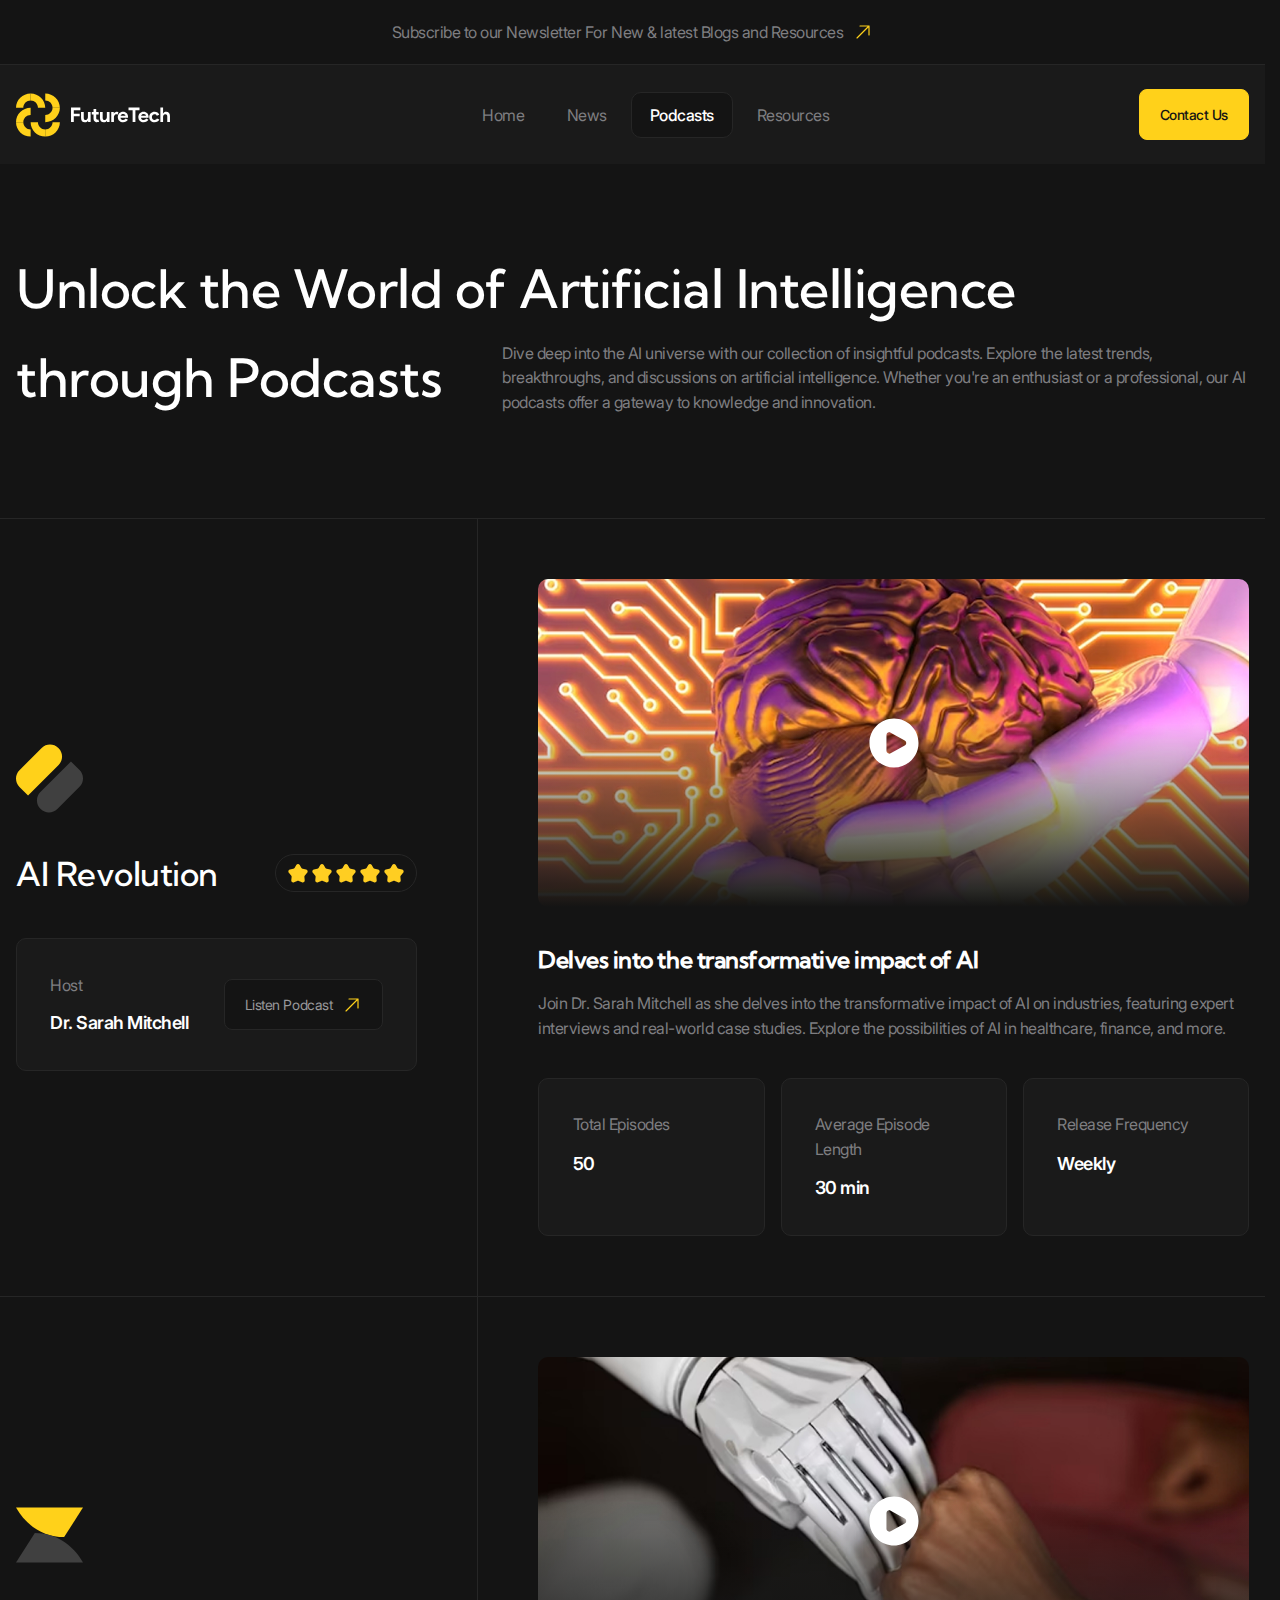
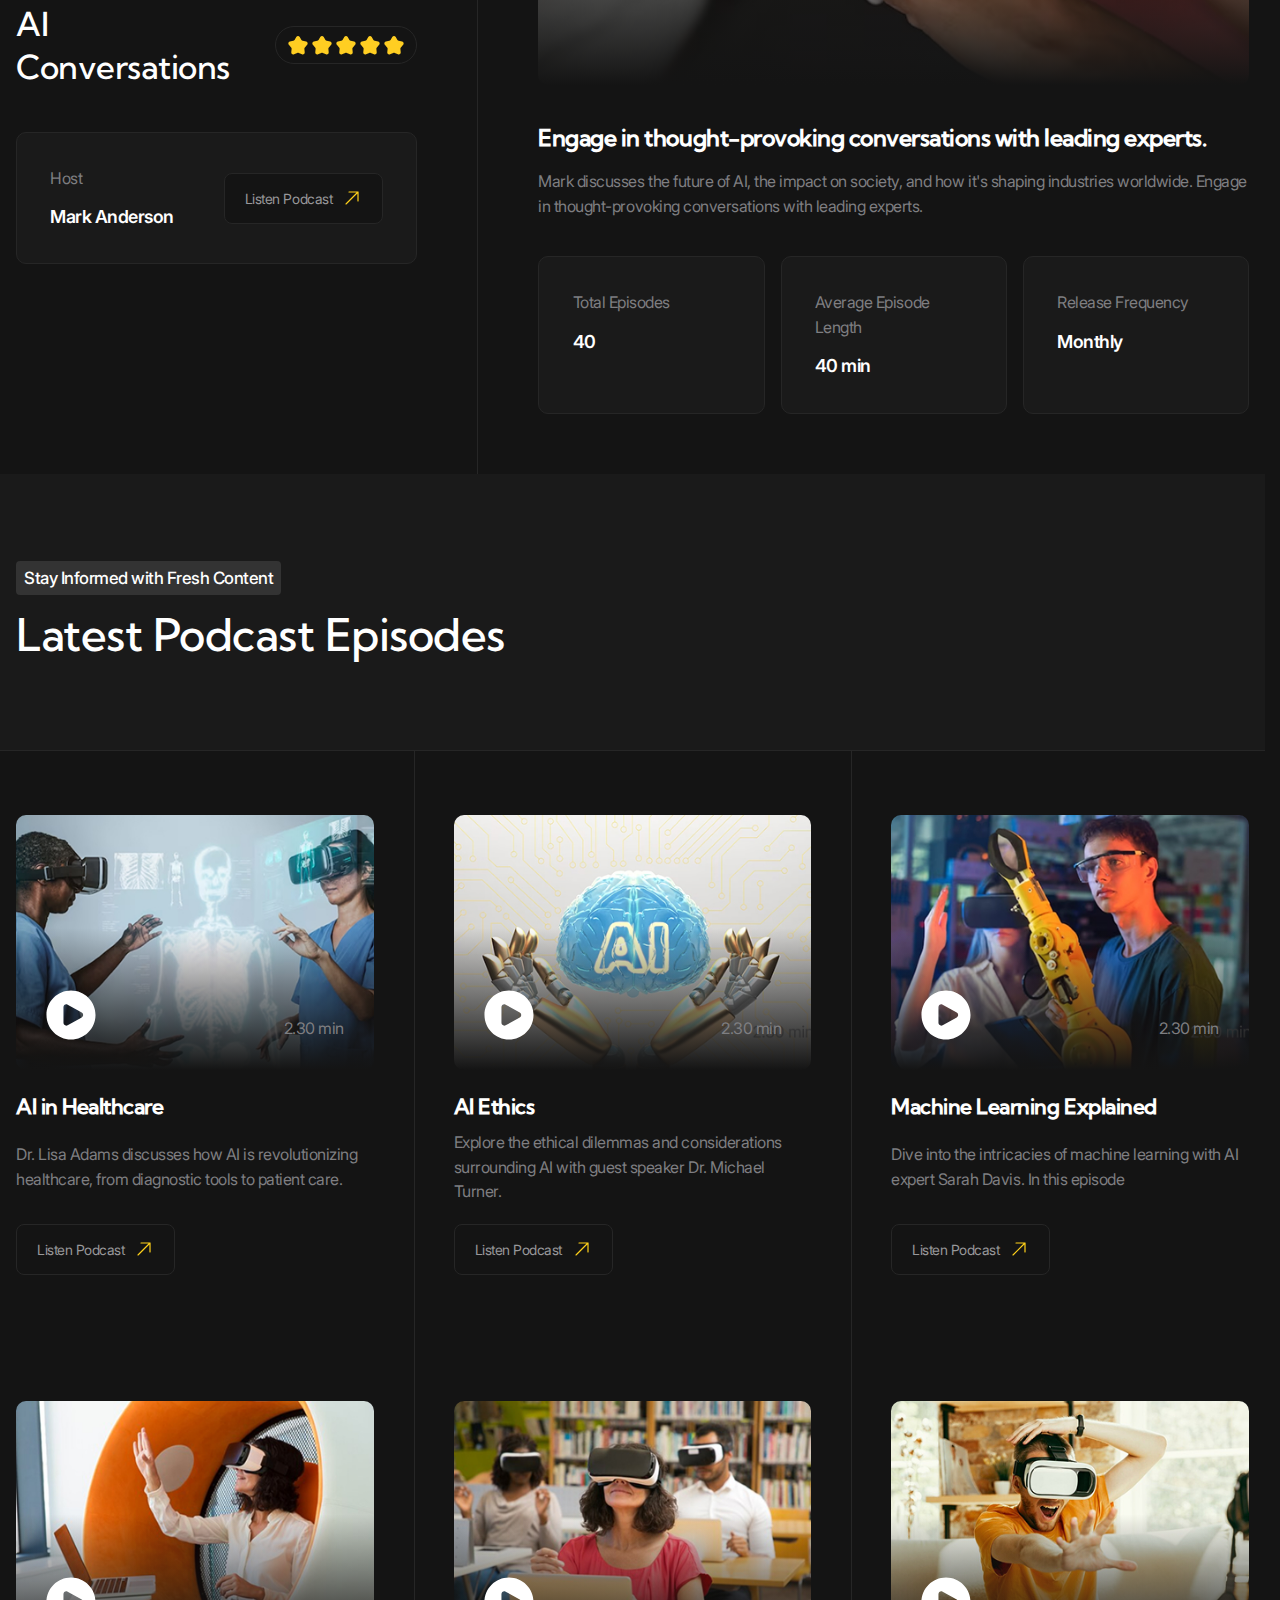
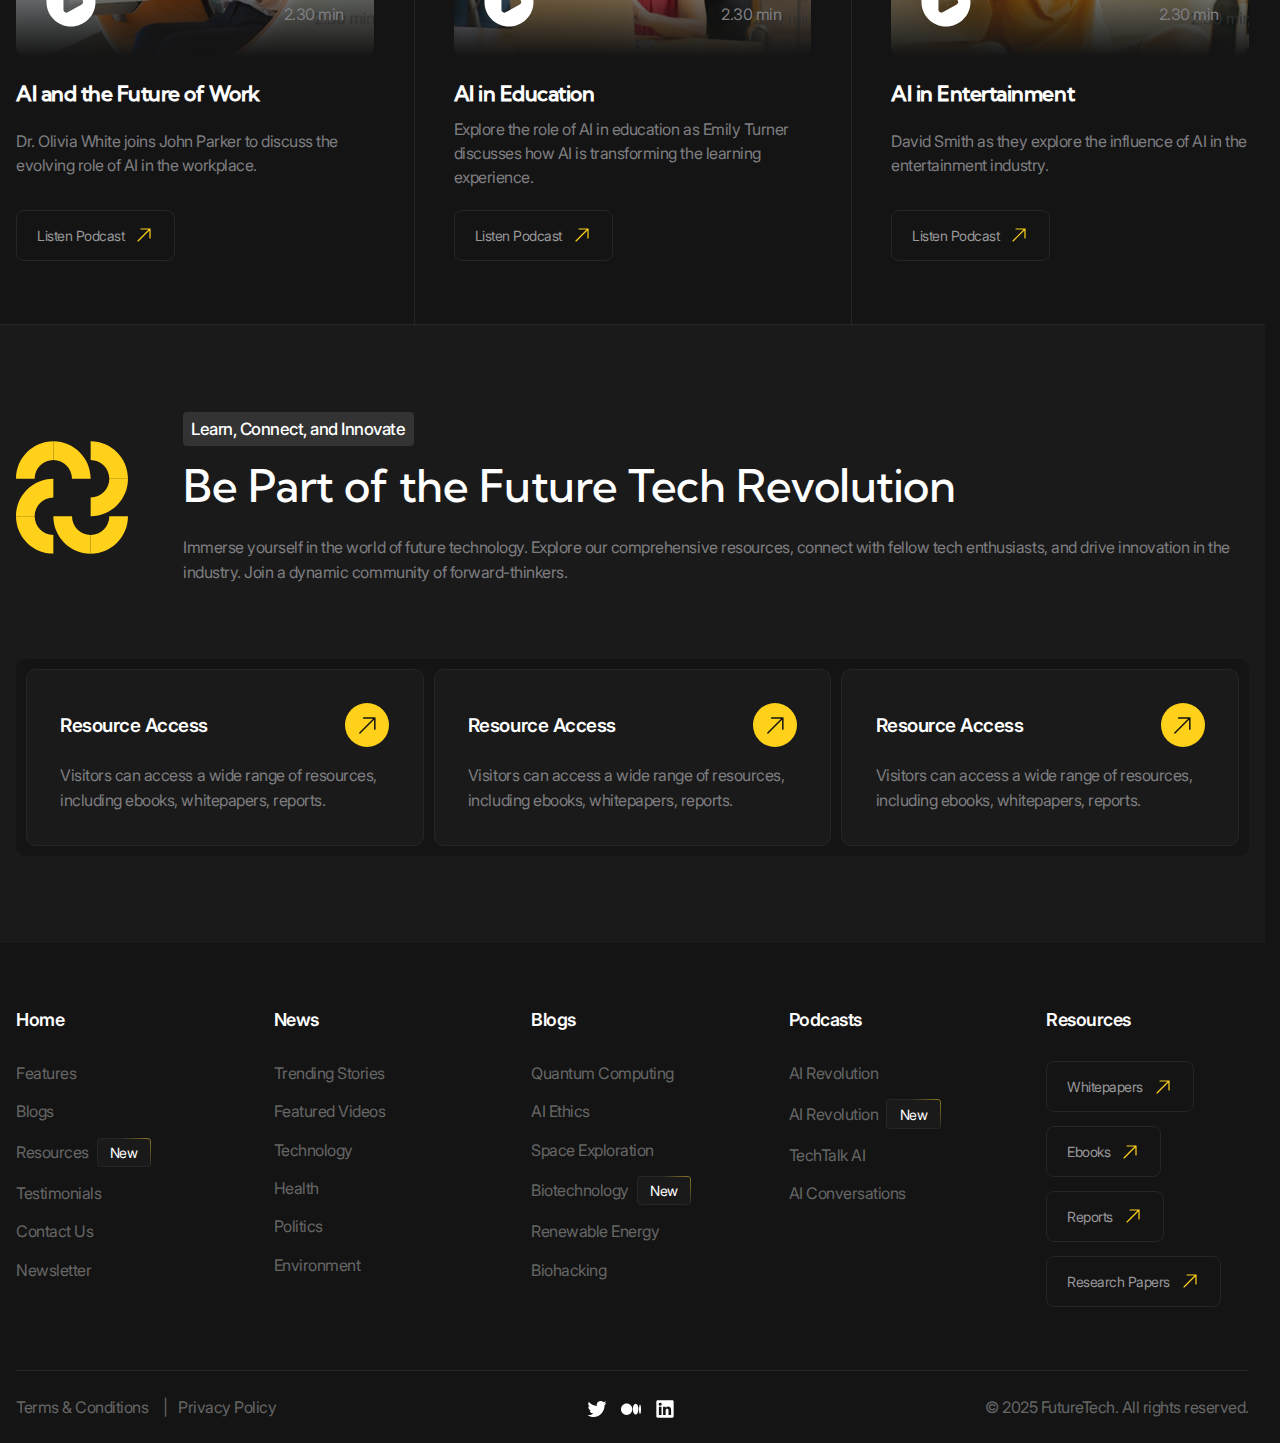
<file: podcasts.html>
<!doctype html>
<html lang="en">
<head>
  <meta charset="UTF-8">
  <meta name="viewport"
        content="width=device-width, user-scalable=no, initial-scale=1.0, maximum-scale=1.0, minimum-scale=1.0">
  <meta http-equiv="X-UA-Compatible" content="ie=edge">
  <title>Future Tech | Podcasts</title>
  <link rel="stylesheet" href="./styles/main.css" />
  <script src="./scripts/main.js" type="module"></script>
</head>
<body>
  <header class="header" data-js-header>
    <div class="header__promo">
      <div class="header__promo-inner container">
        <a class="header__promo-link" href="./podcasts.html">
          <span class="icon icon--yellow-arrow">Subscribe to our Newsletter For New & latest Blogs and Resources</span>
        </a>
      </div>
    </div>
    <div class="header__body">
      <div class="header__body-inner container">
        <a
          class="header__logo logo"
          href="./podcasts.html"
          aria-label="Home"
          title="Home"
        >
          <img
            class="logo__image"
            src="./images/logo.svg"
            alt=""
            width="179" height="50"
          />
        </a>
        <div class="header__overlay" data-js-header-overlay>
          <nav class="header__menu">
            <ul class="header__menu-list">
              <li class="header__menu-item">
                <a class="header__menu-link" href="./index.html">Home</a>
              </li>
              <li class="header__menu-item">
                <a class="header__menu-link" href="./news.html">News</a>
              </li>
              <li class="header__menu-item">
                <a class="header__menu-link is-active" href="./podcasts.html">Podcasts</a>
              </li>
              <li class="header__menu-item">
                <a class="header__menu-link" href="./resources.html">Resources</a>
              </li>
            </ul>
          </nav>
          <a class="header__contact-us-link button button--accent" href="./contacts.html">
            Contact Us
          </a>
        </div>
        <button
          class="header__burger-button burger-button visible-mobile"
          type="button"
          aria-label="Open menu"
          title="Open menu"
          data-js-header-burger-button
        >
          <span class="burger-button__line"></span>
          <span class="burger-button__line"></span>
          <span class="burger-button__line"></span>
        </button>
      </div>
    </div>
  </header>

  <main>
    <section class="hero-alt" aria-labelledby="podcasts-title">
      <header class="hero-alt__header">
        <div class="hero-alt__header-inner container">
          <h1 class="hero-alt__title" id="podcasts-title">
            Unlock the World of Artificial Intelligence <span class="hero-alt__title-hidden-part">through Podcasts</span>
          </h1>
          <p class="hero-alt__subtitle h1 hidden-mobile" aria-hidden="true">
            through Podcasts
          </p>
          <p class="hero-alt__description">Dive deep into the AI universe with our collection of insightful podcasts. Explore the latest trends, breakthroughs, and discussions on artificial intelligence. Whether you're an enthusiast or a professional, our AI podcasts offer a gateway to knowledge and innovation.</p>
        </div>
      </header>
      <div class="hero-alt__body">
        <ul class="list">
          <li class="list__item">
            <div class="card container">
              <div class="card__preview">
                <div class="card__preview-main">
                  <img
                    class="card__preview-icon"
                    src="./images/podcasts/icon-1.svg"
                    alt=""
                    width="80" height="80" loading="lazy"
                  />
                  <div class="card__preview-info">
                    <h2 class="card__preview-title h3">AI Revolution</h2>
                    <div
                      class="card__rating-view rating-view"
                      aria-label="Rating 5 star"
                      title="Rating 5 star"
                    >
                      <div class="rating-view__star is-active"></div>
                      <div class="rating-view__star is-active"></div>
                      <div class="rating-view__star is-active"></div>
                      <div class="rating-view__star is-active"></div>
                      <div class="rating-view__star is-active"></div>
                    </div>
                  </div>
                </div>
                <div class="card__preview-extra">
                  <div class="card__cell tile">
                    <h3 class="card__cell-subtitle">Host</h3>
                    <p class="card__cell-description h6">Dr. Sarah Mitchell</p>
                    <a class="card__cell-link button" href="./podcasts.html">
                      <span class="icon icon--yellow-arrow">Listen Podcast</span>
                    </a>
                  </div>
                </div>
              </div>
              <div class="card__body">
                <div class="card__grid card__grid--3-cols">
                  <div class="card__cell card__cell--wide">
                    <div class="video-player" data-js-video-player>
                      <video
                        class="video-player__video"
                        src="./videos/example.mp4"
                        width="917" height="412"
                        poster="./images/podcasts/poster-1.jpg"
                        data-js-video-player-video
                      ></video>
                      <div
                        class="video-player__panel video-player__panel--center is-active"
                        data-js-video-player-panel
                      >
                        <button
                          class="video-player__play-button"
                          type="button"
                          aria-label="Play video"
                          title="Play video"
                          data-js-video-player-play-button
                        >
                          <svg width="58" height="58" viewBox="0 0 58 58" fill="none" xmlns="http://www.w3.org/2000/svg">
                            <path fill-rule="evenodd" clip-rule="evenodd" d="M0.5625 29C0.5625 13.2944 13.2944 0.5625 29 0.5625C44.7056 0.5625 57.4375 13.2944 57.4375 29C57.4375 44.7056 44.7056 57.4375 29 57.4375C13.2944 57.4375 0.5625 44.7056 0.5625 29ZM41.4663 26.1318C43.7167 27.382 43.7167 30.6183 41.4663 31.8685L25.1248 40.9471C22.9377 42.1621 20.25 40.5807 20.25 38.0788V19.9215C20.25 17.4196 22.9377 15.8381 25.1248 17.0531L41.4663 26.1318Z" fill="white"/>
                          </svg>
                        </button>
                      </div>
                    </div>
                  </div>
                  <div class="card__cell card__cell--wide">
                    <h3 class="card__cell-title h4">Delves into the transformative impact of AI</h3>
                    <p class="card__cell-description">Join Dr. Sarah Mitchell as she delves into the transformative impact of AI on industries, featuring expert interviews and real-world case studies. Explore the possibilities of AI in healthcare, finance, and more.</p>
                  </div>
                  <div class="card__cell tile">
                    <p class="card__cell-title">Total Episodes</p>
                    <p class="card__cell-description h6">50</p>
                  </div>
                  <div class="card__cell tile">
                    <p class="card__cell-title">Average Episode Length</p>
                    <p class="card__cell-description h6">30 min</p>
                  </div>
                  <div class="card__cell tile">
                    <p class="card__cell-title">Release Frequency</p>
                    <p class="card__cell-description h6">Weekly</p>
                  </div>
                </div>
              </div>
            </div>
          </li>
          <li class="list__item">
            <div class="card container">
              <div class="card__preview">
                <div class="card__preview-main">
                  <img
                    class="card__preview-icon"
                    src="./images/podcasts/icon-2.svg"
                    alt=""
                    width="80" height="80" loading="lazy"
                  />
                  <div class="card__preview-info">
                    <h2 class="card__preview-title h3">AI Conversations</h2>
                    <div
                      class="card__rating-view rating-view"
                      aria-label="Rating 5 star"
                      title="Rating 5 star"
                    >
                      <div class="rating-view__star is-active"></div>
                      <div class="rating-view__star is-active"></div>
                      <div class="rating-view__star is-active"></div>
                      <div class="rating-view__star is-active"></div>
                      <div class="rating-view__star is-active"></div>
                    </div>
                  </div>
                </div>
                <div class="card__preview-extra">
                  <div class="card__cell tile">
                    <h3 class="card__cell-subtitle">Host</h3>
                    <p class="card__cell-description h6">Mark Anderson</p>
                    <a class="card__cell-link button" href="./podcasts.html">
                      <span class="icon icon--yellow-arrow">Listen Podcast</span>
                    </a>
                  </div>
                </div>
              </div>
              <div class="card__body">
                <div class="card__grid card__grid--3-cols">
                  <div class="card__cell card__cell--wide">
                    <div class="video-player" data-js-video-player>
                      <video
                        class="video-player__video"
                        src="./videos/example.mp4"
                        width="917" height="412"
                        poster="./images/podcasts/poster-2.jpg"
                        data-js-video-player-video
                      ></video>
                      <div
                        class="video-player__panel video-player__panel--center is-active"
                        data-js-video-player-panel
                      >
                        <button
                          class="video-player__play-button"
                          type="button"
                          aria-label="Play video"
                          title="Play video"
                          data-js-video-player-play-button
                        >
                          <svg width="58" height="58" viewBox="0 0 58 58" fill="none" xmlns="http://www.w3.org/2000/svg">
                            <path fill-rule="evenodd" clip-rule="evenodd" d="M0.5625 29C0.5625 13.2944 13.2944 0.5625 29 0.5625C44.7056 0.5625 57.4375 13.2944 57.4375 29C57.4375 44.7056 44.7056 57.4375 29 57.4375C13.2944 57.4375 0.5625 44.7056 0.5625 29ZM41.4663 26.1318C43.7167 27.382 43.7167 30.6183 41.4663 31.8685L25.1248 40.9471C22.9377 42.1621 20.25 40.5807 20.25 38.0788V19.9215C20.25 17.4196 22.9377 15.8381 25.1248 17.0531L41.4663 26.1318Z" fill="white"/>
                          </svg>
                        </button>
                      </div>
                    </div>
                  </div>
                  <div class="card__cell card__cell--wide">
                    <h3 class="card__cell-title h4">Engage in thought-provoking conversations with leading experts.</h3>
                    <p class="card__cell-description">Mark discusses the future of AI, the impact on society, and how it's shaping industries worldwide. Engage in thought-provoking conversations with leading experts.</p>
                  </div>
                  <div class="card__cell tile">
                    <p class="card__cell-title">Total Episodes</p>
                    <p class="card__cell-description h6">40</p>
                  </div>
                  <div class="card__cell tile">
                    <p class="card__cell-title">Average Episode Length</p>
                    <p class="card__cell-description h6">40 min</p>
                  </div>
                  <div class="card__cell tile">
                    <p class="card__cell-title">Release Frequency</p>
                    <p class="card__cell-description h6">Monthly</p>
                  </div>
                </div>
              </div>
            </div>
          </li>
        </ul>
      </div>
    </section>

    <section class="section" aria-labelledby="podcasts-videos-title">
      <header class="section__header">
        <div class="section__header-inner container">
          <div class="section__header-info">
            <p class="section__subtitle tag">Stay Informed with Fresh Content</p>
            <h2 class="section__title" id="podcasts-videos-title">Latest Podcast Episodes</h2>
          </div>
        </div>
      </header>
      <div class="section__body">
        <ul class="bordered-grid bordered-grid--3-cols container">
          <li class="bordered-grid__item">
            <div class="video-card">
              <div class="video-card__player video-player" data-js-video-player>
                <video
                  class="video-player__video video-player__video--small"
                  src="./videos/example.mp4"
                  width="470" height="390"
                  poster="./images/podcasts/poster-3.jpg"
                  data-js-video-player-video
                ></video>
                <div class="video-player__panel is-active" data-js-video-player-panel>
                  <button
                    class="video-player__play-button"
                    type="button"
                    aria-label="Play video"
                    title="Play video"
                    data-js-video-player-play-button
                  >
                    <svg width="58" height="58" viewBox="0 0 58 58" fill="none" xmlns="http://www.w3.org/2000/svg">
                      <path fill-rule="evenodd" clip-rule="evenodd" d="M0.5625 29C0.5625 13.2944 13.2944 0.5625 29 0.5625C44.7056 0.5625 57.4375 13.2944 57.4375 29C57.4375 44.7056 44.7056 57.4375 29 57.4375C13.2944 57.4375 0.5625 44.7056 0.5625 29ZM41.4663 26.1318C43.7167 27.382 43.7167 30.6183 41.4663 31.8685L25.1248 40.9471C22.9377 42.1621 20.25 40.5807 20.25 38.0788V19.9215C20.25 17.4196 22.9377 15.8381 25.1248 17.0531L41.4663 26.1318Z" fill="white"/>
                    </svg>
                  </button>
                  <div class="video-player__duration">2.30 min</div>
                </div>
              </div>
              <div class="video-card__body">
                <h3 class="video-card__title h5">AI in Healthcare</h3>
                <div class="video-card__description">
                  <p>Dr. Lisa Adams discusses how AI is revolutionizing healthcare, from diagnostic tools to patient care.</p>
                </div>
              </div>
              <a class="video-card__link button" href="./podcasts.html">
                <span class="icon icon--yellow-arrow">Listen Podcast</span>
              </a>
            </div>
          </li>
          <li class="bordered-grid__item">
            <div class="video-card">
              <div class="video-card__player video-player" data-js-video-player>
                <video
                  class="video-player__video video-player__video--small"
                  src="./videos/example.mp4"
                  width="470" height="390"
                  poster="./images/podcasts/poster-4.jpg"
                  data-js-video-player-video
                ></video>
                <div class="video-player__panel is-active" data-js-video-player-panel>
                  <button
                    class="video-player__play-button"
                    type="button"
                    aria-label="Play video"
                    title="Play video"
                    data-js-video-player-play-button
                  >
                    <svg width="58" height="58" viewBox="0 0 58 58" fill="none" xmlns="http://www.w3.org/2000/svg">
                      <path fill-rule="evenodd" clip-rule="evenodd" d="M0.5625 29C0.5625 13.2944 13.2944 0.5625 29 0.5625C44.7056 0.5625 57.4375 13.2944 57.4375 29C57.4375 44.7056 44.7056 57.4375 29 57.4375C13.2944 57.4375 0.5625 44.7056 0.5625 29ZM41.4663 26.1318C43.7167 27.382 43.7167 30.6183 41.4663 31.8685L25.1248 40.9471C22.9377 42.1621 20.25 40.5807 20.25 38.0788V19.9215C20.25 17.4196 22.9377 15.8381 25.1248 17.0531L41.4663 26.1318Z" fill="white"/>
                    </svg>
                  </button>
                  <div class="video-player__duration">2.30 min</div>
                </div>
              </div>
              <div class="video-card__body">
                <h3 class="video-card__title h5">AI Ethics</h3>
                <div class="video-card__description">
                  <p>Explore the ethical dilemmas and considerations surrounding AI with guest speaker Dr. Michael Turner.</p>
                </div>
              </div>
              <a class="video-card__link button" href="./podcasts.html">
                <span class="icon icon--yellow-arrow">Listen Podcast</span>
              </a>
            </div>
          </li>
          <li class="bordered-grid__item">
            <div class="video-card">
              <div class="video-card__player video-player" data-js-video-player>
                <video
                  class="video-player__video video-player__video--small"
                  src="./videos/example.mp4"
                  width="470" height="390"
                  poster="./images/podcasts/poster-5.jpg"
                  data-js-video-player-video
                ></video>
                <div class="video-player__panel is-active" data-js-video-player-panel>
                  <button
                    class="video-player__play-button"
                    type="button"
                    aria-label="Play video"
                    title="Play video"
                    data-js-video-player-play-button
                  >
                    <svg width="58" height="58" viewBox="0 0 58 58" fill="none" xmlns="http://www.w3.org/2000/svg">
                      <path fill-rule="evenodd" clip-rule="evenodd" d="M0.5625 29C0.5625 13.2944 13.2944 0.5625 29 0.5625C44.7056 0.5625 57.4375 13.2944 57.4375 29C57.4375 44.7056 44.7056 57.4375 29 57.4375C13.2944 57.4375 0.5625 44.7056 0.5625 29ZM41.4663 26.1318C43.7167 27.382 43.7167 30.6183 41.4663 31.8685L25.1248 40.9471C22.9377 42.1621 20.25 40.5807 20.25 38.0788V19.9215C20.25 17.4196 22.9377 15.8381 25.1248 17.0531L41.4663 26.1318Z" fill="white"/>
                    </svg>
                  </button>
                  <div class="video-player__duration">2.30 min</div>
                </div>
              </div>
              <div class="video-card__body">
                <h3 class="video-card__title h5">Machine Learning Explained</h3>
                <div class="video-card__description">
                  <p>Dive into the intricacies of machine learning with AI expert Sarah Davis. In this episode</p>
                </div>
              </div>
              <a class="video-card__link button" href="./podcasts.html">
                <span class="icon icon--yellow-arrow">Listen Podcast</span>
              </a>
            </div>
          </li>
          <li class="bordered-grid__item">
            <div class="video-card">
              <div class="video-card__player video-player" data-js-video-player>
                <video
                  class="video-player__video video-player__video--small"
                  src="./videos/example.mp4"
                  width="470" height="390"
                  poster="./images/podcasts/poster-6.jpg"
                  data-js-video-player-video
                ></video>
                <div class="video-player__panel is-active" data-js-video-player-panel>
                  <button
                    class="video-player__play-button"
                    type="button"
                    aria-label="Play video"
                    title="Play video"
                    data-js-video-player-play-button
                  >
                    <svg width="58" height="58" viewBox="0 0 58 58" fill="none" xmlns="http://www.w3.org/2000/svg">
                      <path fill-rule="evenodd" clip-rule="evenodd" d="M0.5625 29C0.5625 13.2944 13.2944 0.5625 29 0.5625C44.7056 0.5625 57.4375 13.2944 57.4375 29C57.4375 44.7056 44.7056 57.4375 29 57.4375C13.2944 57.4375 0.5625 44.7056 0.5625 29ZM41.4663 26.1318C43.7167 27.382 43.7167 30.6183 41.4663 31.8685L25.1248 40.9471C22.9377 42.1621 20.25 40.5807 20.25 38.0788V19.9215C20.25 17.4196 22.9377 15.8381 25.1248 17.0531L41.4663 26.1318Z" fill="white"/>
                    </svg>
                  </button>
                  <div class="video-player__duration">2.30 min</div>
                </div>
              </div>
              <div class="video-card__body">
                <h3 class="video-card__title h5">AI and the Future of Work</h3>
                <div class="video-card__description">
                  <p>Dr. Olivia White joins John Parker to discuss the evolving role of AI in the workplace.</p>
                </div>
              </div>
              <a class="video-card__link button" href="./podcasts.html">
                <span class="icon icon--yellow-arrow">Listen Podcast</span>
              </a>
            </div>
          </li>
          <li class="bordered-grid__item">
            <div class="video-card">
              <div class="video-card__player video-player" data-js-video-player>
                <video
                  class="video-player__video video-player__video--small"
                  src="./videos/example.mp4"
                  width="470" height="390"
                  poster="./images/podcasts/poster-7.jpg"
                  data-js-video-player-video
                ></video>
                <div class="video-player__panel is-active" data-js-video-player-panel>
                  <button
                    class="video-player__play-button"
                    type="button"
                    aria-label="Play video"
                    title="Play video"
                    data-js-video-player-play-button
                  >
                    <svg width="58" height="58" viewBox="0 0 58 58" fill="none" xmlns="http://www.w3.org/2000/svg">
                      <path fill-rule="evenodd" clip-rule="evenodd" d="M0.5625 29C0.5625 13.2944 13.2944 0.5625 29 0.5625C44.7056 0.5625 57.4375 13.2944 57.4375 29C57.4375 44.7056 44.7056 57.4375 29 57.4375C13.2944 57.4375 0.5625 44.7056 0.5625 29ZM41.4663 26.1318C43.7167 27.382 43.7167 30.6183 41.4663 31.8685L25.1248 40.9471C22.9377 42.1621 20.25 40.5807 20.25 38.0788V19.9215C20.25 17.4196 22.9377 15.8381 25.1248 17.0531L41.4663 26.1318Z" fill="white"/>
                    </svg>
                  </button>
                  <div class="video-player__duration">2.30 min</div>
                </div>
              </div>
              <div class="video-card__body">
                <h3 class="video-card__title h5">AI in Education</h3>
                <div class="video-card__description">
                  <p>Explore the role of AI in education as Emily Turner discusses how AI is transforming the learning experience.</p>
                </div>
              </div>
              <a class="video-card__link button" href="./podcasts.html">
                <span class="icon icon--yellow-arrow">Listen Podcast</span>
              </a>
            </div>
          </li>
          <li class="bordered-grid__item">
            <div class="video-card">
              <div class="video-card__player video-player" data-js-video-player>
                <video
                  class="video-player__video video-player__video--small"
                  src="./videos/example.mp4"
                  width="470" height="390"
                  poster="./images/podcasts/poster-8.jpg"
                  data-js-video-player-video
                ></video>
                <div class="video-player__panel is-active" data-js-video-player-panel>
                  <button
                    class="video-player__play-button"
                    type="button"
                    aria-label="Play video"
                    title="Play video"
                    data-js-video-player-play-button
                  >
                    <svg width="58" height="58" viewBox="0 0 58 58" fill="none" xmlns="http://www.w3.org/2000/svg">
                      <path fill-rule="evenodd" clip-rule="evenodd" d="M0.5625 29C0.5625 13.2944 13.2944 0.5625 29 0.5625C44.7056 0.5625 57.4375 13.2944 57.4375 29C57.4375 44.7056 44.7056 57.4375 29 57.4375C13.2944 57.4375 0.5625 44.7056 0.5625 29ZM41.4663 26.1318C43.7167 27.382 43.7167 30.6183 41.4663 31.8685L25.1248 40.9471C22.9377 42.1621 20.25 40.5807 20.25 38.0788V19.9215C20.25 17.4196 22.9377 15.8381 25.1248 17.0531L41.4663 26.1318Z" fill="white"/>
                    </svg>
                  </button>
                  <div class="video-player__duration">2.30 min</div>
                </div>
              </div>
              <div class="video-card__body">
                <h3 class="video-card__title h5">AI in Entertainment</h3>
                <div class="video-card__description">
                  <p>David Smith as they explore the influence of AI in the entertainment industry.</p>
                </div>
              </div>
              <a class="video-card__link button" href="./podcasts.html">
                <span class="icon icon--yellow-arrow">Listen Podcast</span>
              </a>
            </div>
          </li>
        </ul>
      </div>
    </section>

    <section class="about" aria-labelledby="about-title">
      <div class="about__inner container">
        <header class="about__header">
          <img
            class="about__icon"
            src="./images/about/icon.svg"
            alt=""
            width="150" height="150" loading="lazy"
          />
          <div class="about__info">
            <p class="about__subtitle tag">Learn, Connect, and Innovate</p>
            <h2 class="about__title" id="about-title">Be Part of the Future Tech Revolution</h2>
          </div>
          <div class="about__description">
            <p>Immerse yourself in the world of future technology. Explore our comprehensive resources, connect with fellow tech enthusiasts, and drive innovation in the industry. Join a dynamic community of forward-thinkers.</p>
          </div>
        </header>
        <ul class="about__list">
          <li class="about__item">
            <a class="about-card tile" href="./podcasts.html">
              <h3 class="about-card__title circle-icon">Resource Access</h3>
              <div class="about-card__description">
                <p>Visitors can access a wide range of resources, including ebooks, whitepapers, reports.</p>
              </div>
            </a>
          </li>
          <li class="about__item">
            <a class="about-card tile" href="./podcasts.html">
              <h3 class="about-card__title circle-icon">Resource Access</h3>
              <div class="about-card__description">
                <p>Visitors can access a wide range of resources, including ebooks, whitepapers, reports.</p>
              </div>
            </a>
          </li>
          <li class="about__item">
            <a class="about-card tile" href="./podcasts.html">
              <h3 class="about-card__title circle-icon">Resource Access</h3>
              <div class="about-card__description">
                <p>Visitors can access a wide range of resources, including ebooks, whitepapers, reports.</p>
              </div>
            </a>
          </li>
        </ul>
      </div>
    </section>
  </main>
  <footer class="footer">
    <div class="footer__inner container">
        <div class="footer__body">
            <nav class="footer__menu">
                <div class="footer__menu-column">
                    <a class="footer__menu-main-link h6" href="./index.html">Home</a>
                    <ul class="footer__menu-list">
                        <li class="footer__menu-item">
                            <a class="footer__menu-link" href="./index.html">Features</a>
                        </li>
                        <li class="footer__menu-item">
                            <a class="footer__menu-link" href="./index.html">Blogs</a>
                        </li>
                        <li class="footer__menu-item">
                            <a class="footer__menu-link" href="./index.html">Resources</a>
                            <span class="badge">New</span>
                        </li>
                        <li class="footer__menu-item">
                            <a class="footer__menu-link" href="./index.html">Testimonials</a>
                        </li>
                        <li class="footer__menu-item">
                            <a class="footer__menu-link" href="./index.html">Contact Us</a>
                        </li>
                        <li class="footer__menu-item">
                            <a class="footer__menu-link" href="./index.html">Newsletter</a>
                        </li>
                    </ul>
                </div>
                <div class="footer__menu-column">
                    <a class="footer__menu-main-link h6" href="./news.html">News</a>
                    <ul class="footer__menu-list">
                        <li class="footer__menu-item">
                            <a class="footer__menu-link" href="./news.html">Trending Stories</a>
                        </li>
                        <li class="footer__menu-item">
                            <a class="footer__menu-link" href="./news.html">Featured Videos</a>
                        </li>
                        <li class="footer__menu-item">
                            <a class="footer__menu-link" href="./news.html">Technology</a>
                        </li>
                        <li class="footer__menu-item">
                            <a class="footer__menu-link" href="./news.html">Health</a>
                        </li>
                        <li class="footer__menu-item">
                            <a class="footer__menu-link" href="./news.html">Politics</a>
                        </li>
                        <li class="footer__menu-item">
                            <a class="footer__menu-link" href="./news.html">Environment</a>
                        </li>
                    </ul>
                </div>
                <div class="footer__menu-column">
                    <a class="footer__menu-main-link h6" href="./index.html">Blogs</a>
                    <ul class="footer__menu-list">
                        <li class="footer__menu-item">
                            <a class="footer__menu-link" href="./index.html">Quantum Computing</a>
                        </li>
                        <li class="footer__menu-item">
                            <a class="footer__menu-link" href="./index.html">AI Ethics</a>
                        </li>
                        <li class="footer__menu-item">
                            <a class="footer__menu-link" href="./index.html">Space Exploration</a>
                        </li>
                        <li class="footer__menu-item">
                            <a class="footer__menu-link" href="./index.html">Biotechnology</a>
                            <span class="badge">New</span>
                        </li>
                        <li class="footer__menu-item">
                            <a class="footer__menu-link" href="./index.html">Renewable Energy</a>
                        </li>
                        <li class="footer__menu-item">
                            <a class="footer__menu-link" href="./index.html">Biohacking</a>
                        </li>
                    </ul>
                </div>
                <div class="footer__menu-column">
                    <a class="footer__menu-main-link h6" href="./podcasts.html">Podcasts</a>
                    <ul class="footer__menu-list">
                        <li class="footer__menu-item">
                            <a class="footer__menu-link" href="./podcasts.html">AI Revolution</a>
                        </li>
                        <li class="footer__menu-item">
                            <a class="footer__menu-link" href="./podcasts.html">AI Revolution</a>
                            <span class="badge">New</span>
                        </li>
                        <li class="footer__menu-item">
                            <a class="footer__menu-link" href="./podcasts.html">TechTalk AI</a>
                        </li>
                        <li class="footer__menu-item">
                            <a class="footer__menu-link" href="./podcasts.html">AI Conversations</a>
                        </li>
                    </ul>
                </div>
                <div class="footer__menu-column">
                    <a class="footer__menu-main-link h6" href="./resources.html">Resources</a>
                    <ul class="footer__menu-list">
                        <li class="footer__menu-item">
                            <a class="footer__menu-link button" href="./resources.html">
                                <span class="icon icon--yellow-arrow">Whitepapers</span>
                            </a>
                        </li>
                        <li class="footer__menu-item">
                            <a class="footer__menu-link button" href="./resources.html">
                                <span class="icon icon--yellow-arrow">Ebooks</span>
                            </a>
                        </li>
                        <li class="footer__menu-item">
                            <a class="footer__menu-link button" href="./resources.html">
                                <span class="icon icon--yellow-arrow">Reports</span>
                            </a>
                        </li>
                        <li class="footer__menu-item">
                            <a class="footer__menu-link button" href="./resources.html">
                                <span class="icon icon--yellow-arrow">Research Papers</span>
                            </a>
                        </li>
                    </ul>
                </div>
            </nav>
        </div>
        <div class="footer__extra">
            <div class="footer__extra-menu">
                <ul class="footer__extra-menu-list">
                    <li class="footer__extra-menu-item">
                        <a class="footer__extra-menu-link" href="./index.html">Terms & Conditions</a>
                    </li>
                    <li class="footer__extra-menu-item">
                        <a class="footer__extra-menu-link" href="./index.html">Privacy Policy</a>
                    </li>
                </ul>
            </div>
            <div class="footer__soc1als soc1als">
                <ul class="soc1als__list">
                    <li class="soc1als__item">
                        <a
                         class="soc1als__link" 
                         href="./index.html" 
                         target="_blank"
                         aria-label="Twitter"
                         title="Twitter"
                         >
                         <svg width="24" height="24" viewBox="0 0 24 24" fill="none" xmlns="http://www.w3.org/2000/svg">
                            <path d="M21.0571 7.18114C21.0664 7.39235 21.0664 7.59395 21.0664 7.80515C21.0756 14.2084 16.3712 21.6004 7.76793 21.6004C5.23048 21.6004 2.73933 20.842 0.600098 19.4212C0.970528 19.4692 1.34096 19.4884 1.71139 19.4884C3.81358 19.4884 5.86021 18.7588 7.51789 17.4052C5.51756 17.3668 3.75802 16.0132 3.14681 14.0356C3.85063 14.1796 4.57296 14.1508 5.25826 13.9492C3.08198 13.5076 1.51691 11.5204 1.50765 9.20675C1.50765 9.18755 1.50765 9.16835 1.50765 9.14915C2.15591 9.52355 2.88751 9.73475 3.62837 9.75395C1.58174 8.33315 0.942746 5.50114 2.18369 3.28353C4.5637 6.31714 8.06427 8.15075 11.8241 8.35235C11.4445 6.67234 11.9631 4.90594 13.1762 3.71553C15.0561 1.88193 18.0196 1.97793 19.7977 3.92673C20.8441 3.71553 21.8535 3.31233 22.7704 2.74593C22.4185 3.86913 21.6869 4.81954 20.7145 5.42434C21.6406 5.30914 22.5481 5.04994 23.4001 4.66594C22.7704 5.64514 21.9739 6.48994 21.0571 7.18114Z" fill="white"/>
                          </svg>
                        </a>
                    </li>
                    <li class="soc1als__item">
                        <a
                         class="soc1als__link" 
                         href="./index.html" 
                         target="_blank"
                         aria-label="Medium"
                         title="Medium"
                         >
                         <svg width="24" height="24" viewBox="0 0 24 24" fill="none" xmlns="http://www.w3.org/2000/svg">
                            <path d="M13.5374 12.2281C13.5374 15.9988 10.5069 19.0556 6.76883 19.0556C3.03073 19.0556 0 15.9981 0 12.2281C0 8.45806 3.0305 5.40039 6.76883 5.40039C10.5072 5.40039 13.5374 8.45737 13.5374 12.2281Z" fill="white"/>
                            <path d="M20.9627 12.2285C20.9627 15.7778 19.4474 18.6563 17.5783 18.6563C15.7091 18.6563 14.1938 15.7778 14.1938 12.2285C14.1938 8.67922 15.7089 5.80078 17.578 5.80078C19.4472 5.80078 20.9625 8.67829 20.9625 12.2285" fill="white"/>
                            <path d="M24 12.228C24 15.4073 23.4672 17.9862 22.8097 17.9862C22.1522 17.9862 21.6196 15.408 21.6196 12.228C21.6196 9.04797 22.1525 6.46973 22.8097 6.46973C23.467 6.46973 24 9.04774 24 12.228Z" fill="white"/>
                          </svg>
                        </a>
                    </li>
                    <li class="soc1als__item">
                        <a
                         class="soc1als__link" 
                         href="./index.html" 
                         target="_blank"
                         aria-label="LinkedIn"
                         title="LinkedIn"
                         >
                         <svg width="24" height="24" viewBox="0 0 24 24" fill="none" xmlns="http://www.w3.org/2000/svg">
                            <path d="M20.8647 1.59961H3.13554C2.72832 1.59961 2.33777 1.76138 2.04982 2.04933C1.76187 2.33728 1.6001 2.72783 1.6001 3.13505V20.8642C1.6001 21.2714 1.76187 21.6619 2.04982 21.9499C2.33777 22.2378 2.72832 22.3996 3.13554 22.3996H20.8647C21.2719 22.3996 21.6624 22.2378 21.9504 21.9499C22.2383 21.6619 22.4001 21.2714 22.4001 20.8642V3.13505C22.4001 2.72783 22.2383 2.33728 21.9504 2.04933C21.6624 1.76138 21.2719 1.59961 20.8647 1.59961ZM7.79965 19.3186H4.67243V9.38516H7.79965V19.3186ZM6.23388 8.00861C5.87915 8.00661 5.53296 7.89958 5.239 7.70102C4.94504 7.50246 4.71649 7.22127 4.58219 6.89294C4.44789 6.56461 4.41386 6.20386 4.48439 5.8562C4.55492 5.50855 4.72686 5.18958 4.9785 4.93955C5.23014 4.68952 5.5502 4.51964 5.8983 4.45134C6.2464 4.38304 6.60693 4.41939 6.93439 4.5558C7.26185 4.6922 7.54156 4.92255 7.73823 5.21778C7.9349 5.51301 8.03971 5.85988 8.03943 6.21461C8.04278 6.45211 7.99827 6.68784 7.90857 6.90777C7.81887 7.1277 7.68582 7.32732 7.51733 7.49473C7.34884 7.66215 7.14837 7.79392 6.92787 7.88221C6.70736 7.97049 6.47134 8.01348 6.23388 8.00861ZM19.3263 19.3273H16.2005V13.9005C16.2005 12.3001 15.5202 11.8061 14.642 11.8061C13.7147 11.8061 12.8047 12.5052 12.8047 13.9409V19.3273H9.67743V9.39239H12.6848V10.7689H12.7252C13.0271 10.1579 14.0844 9.11361 15.6979 9.11361C17.4428 9.11361 19.3278 10.1493 19.3278 13.1826L19.3263 19.3273Z" fill="white"/>
                          </svg>
                        </a>
                    </li>
                </ul>
            </div>
            <p class="footer__copyright">© <time datatime="2025">2025</time> FutureTech. All rights reserved.</p>
        </div>
    </div>
   </footer>
</body>
</html>
</file>
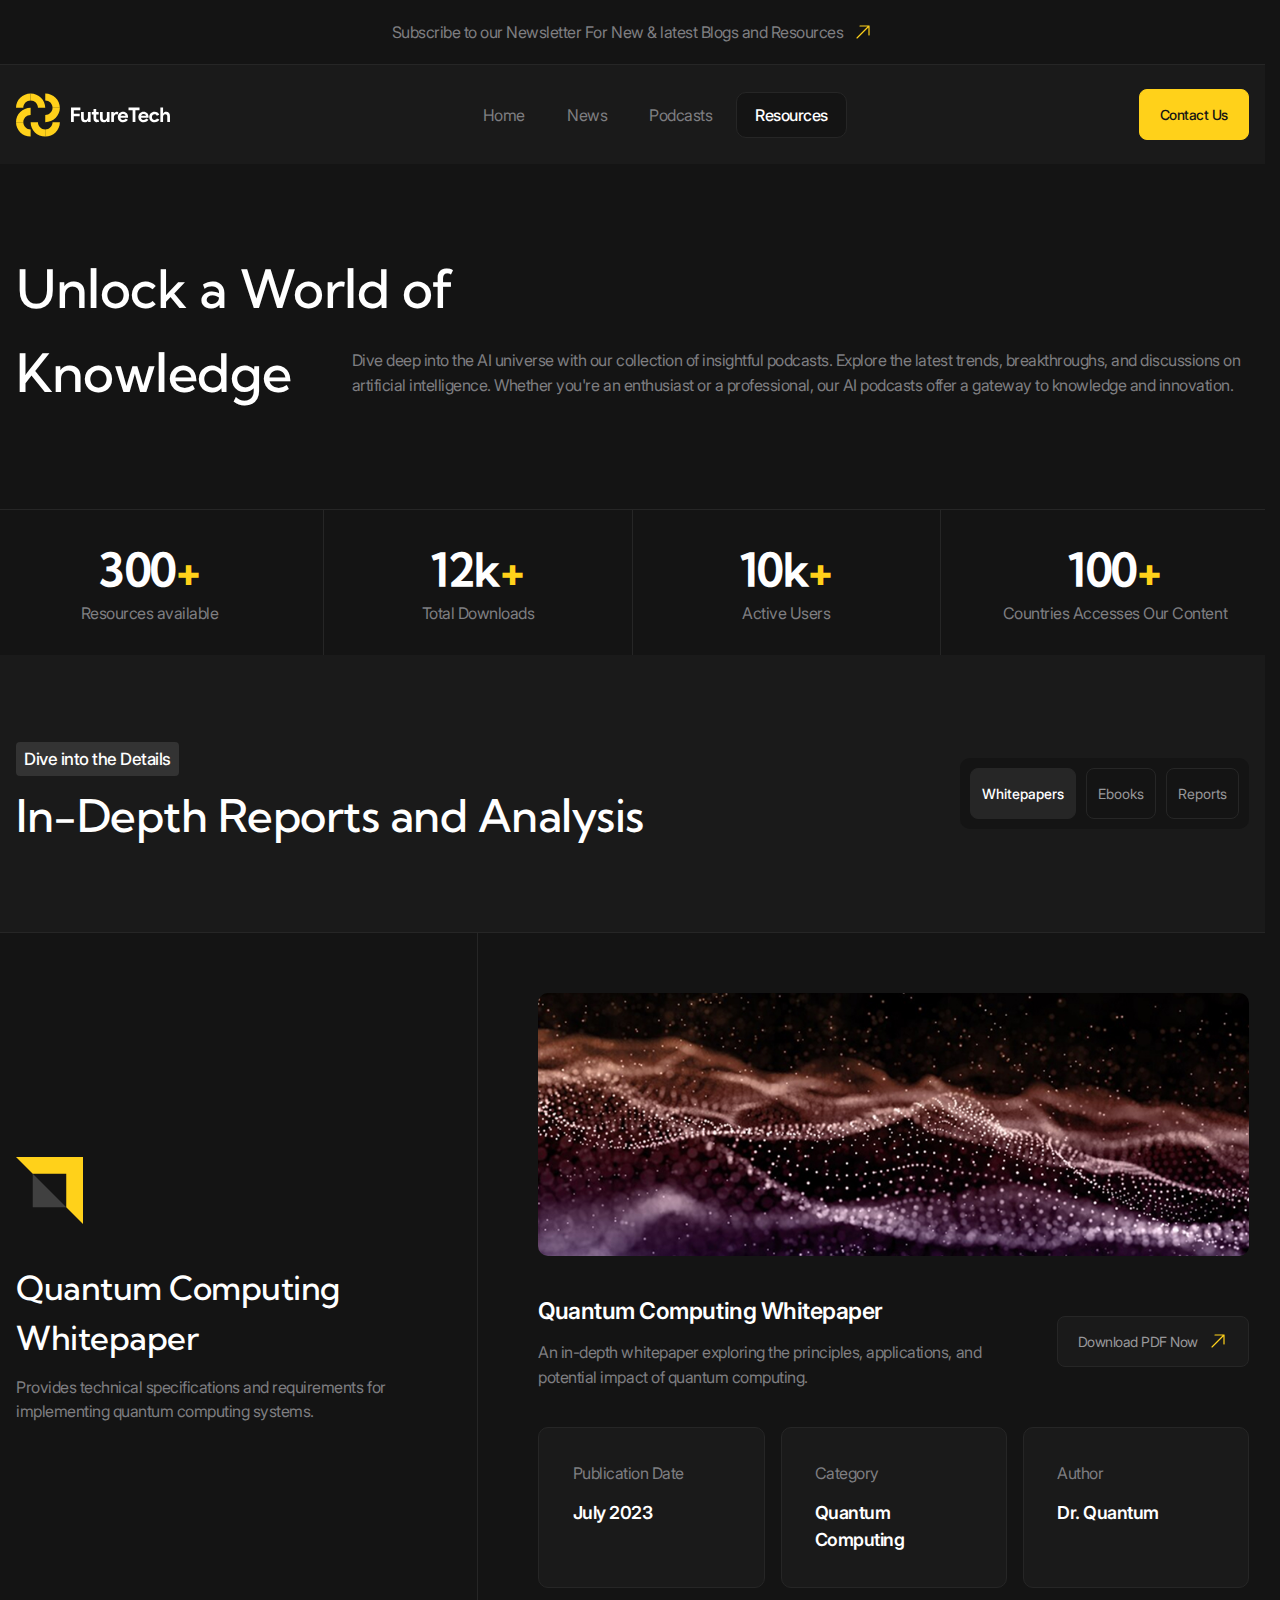
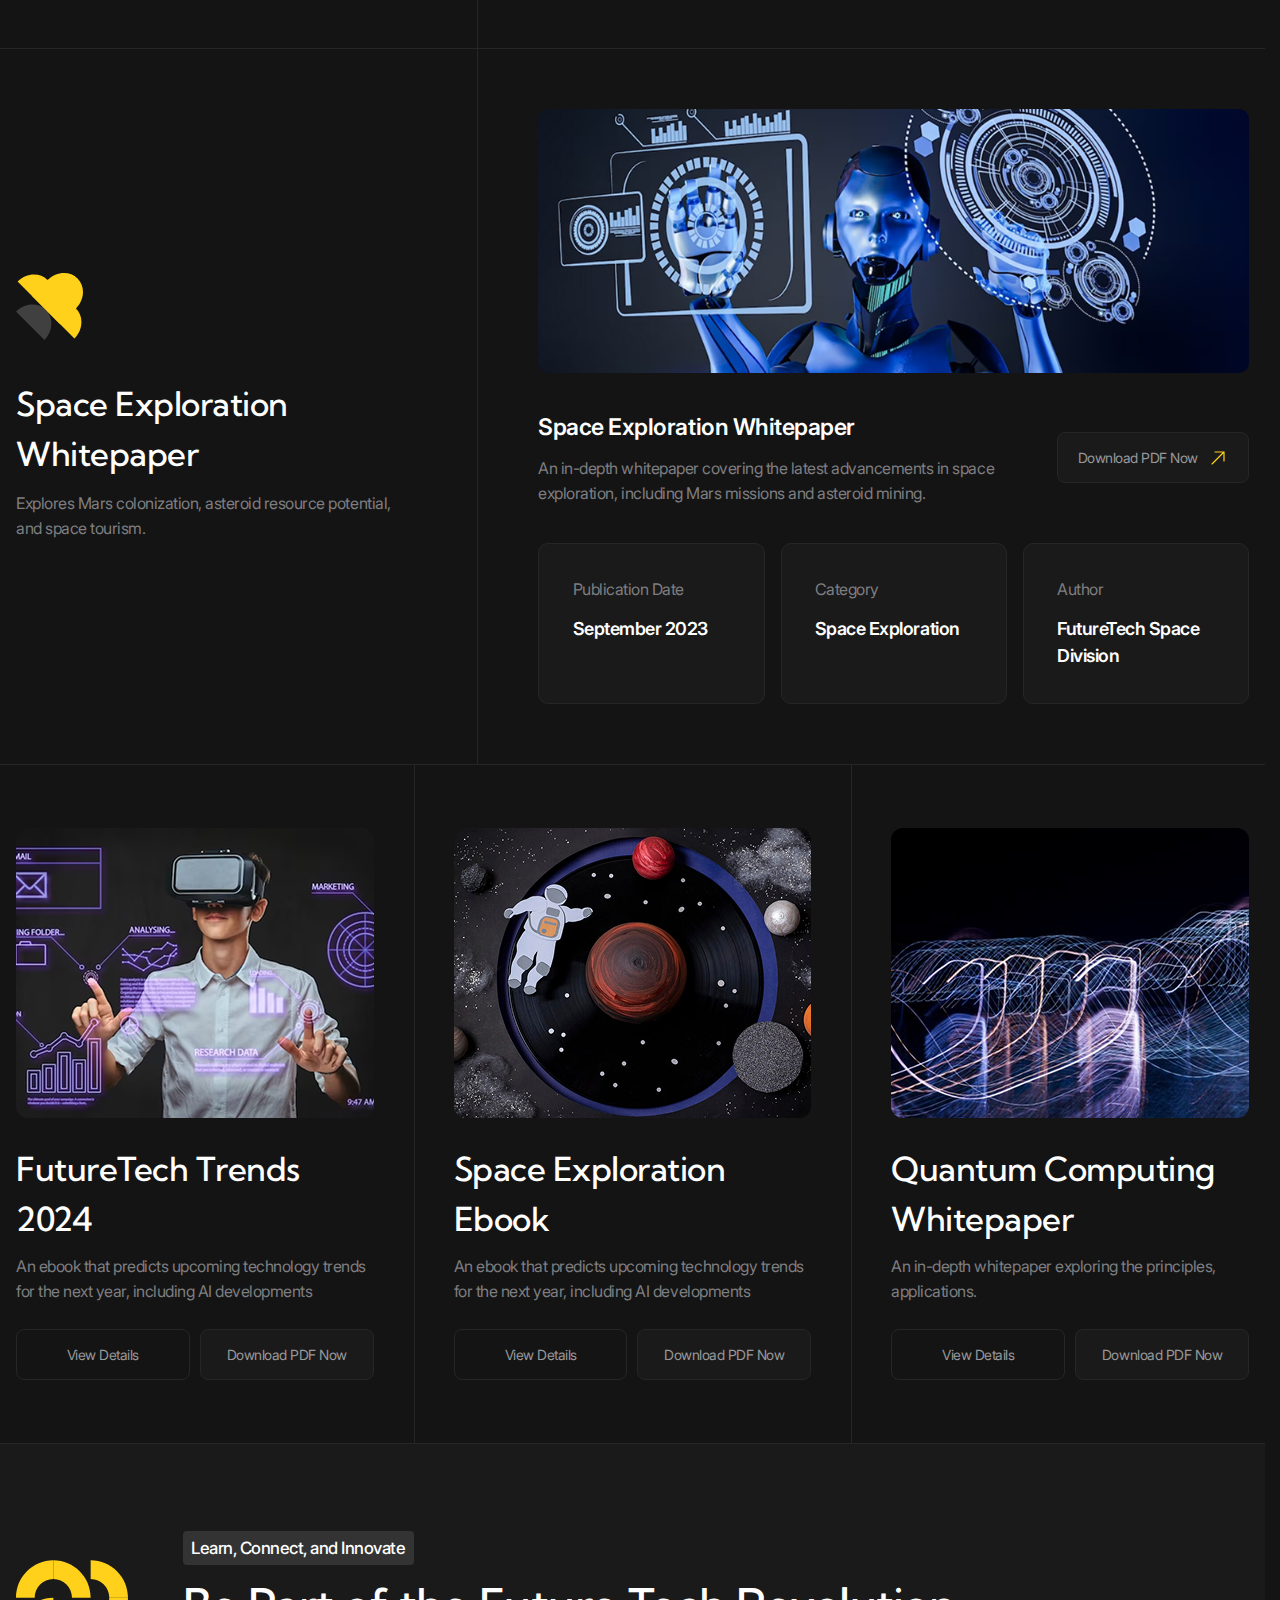
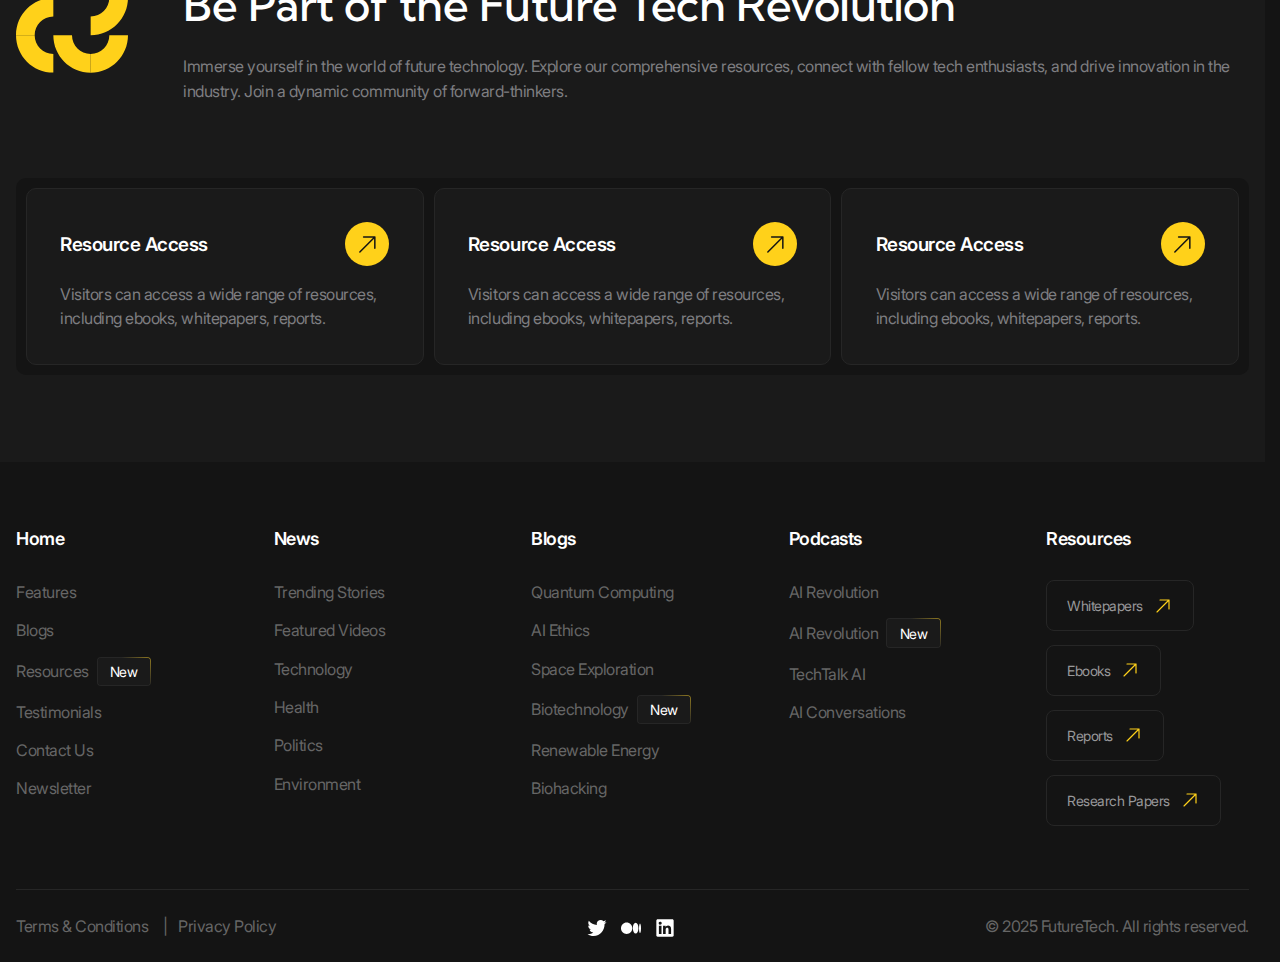
<file: resources.html>
<!doctype html>
<html lang="en">
<head>
  <meta charset="UTF-8">
  <meta name="viewport"
        content="width=device-width, user-scalable=no, initial-scale=1.0, maximum-scale=1.0, minimum-scale=1.0">
  <meta http-equiv="X-UA-Compatible" content="ie=edge">
  <title>Future Tech | Resources</title>
  <link rel="stylesheet" href="./styles/main.css" />
  <script src="./scripts/main.js" type="module"></script>
</head>
<body>
  <header class="header" data-js-header>
    <div class="header__promo">
      <div class="header__promo-inner container">
        <a class="header__promo-link" href="./resources.html">
          <span class="icon icon--yellow-arrow">Subscribe to our Newsletter For New & latest Blogs and Resources</span>
        </a>
      </div>
    </div>
    <div class="header__body">
      <div class="header__body-inner container">
        <a
          class="header__logo logo"
          href="./resources.html"
          aria-label="Home"
          title="Home"
        >
          <img
            class="logo__image"
            src="./images/logo.svg"
            alt=""
            width="179" height="50"
          />
        </a>
        <div class="header__overlay" data-js-header-overlay>
          <nav class="header__menu">
            <ul class="header__menu-list">
              <li class="header__menu-item">
                <a class="header__menu-link" href="./index.html">Home</a>
              </li>
              <li class="header__menu-item">
                <a class="header__menu-link" href="./news.html">News</a>
              </li>
              <li class="header__menu-item">
                <a class="header__menu-link" href="./podcasts.html">Podcasts</a>
              </li>
              <li class="header__menu-item">
                <a class="header__menu-link is-active" href="./resources.html">Resources</a>
              </li>
            </ul>
          </nav>
          <a class="header__contact-us-link button button--accent" href="./contacts.html">
            Contact Us
          </a>
        </div>
        <button
          class="header__burger-button burger-button visible-mobile"
          type="button"
          aria-label="Open menu"
          title="Open menu"
          data-js-header-burger-button
        >
          <span class="burger-button__line"></span>
          <span class="burger-button__line"></span>
          <span class="burger-button__line"></span>
        </button>
      </div>
    </div>
  </header>

  <main>
    <section class="hero-alt" aria-labelledby="resources-title">
      <header class="hero-alt__header">
        <div class="hero-alt__header-inner container">
          <h1 class="hero-alt__title" id="resources-title">
            Unlock a World of  <span class="hero-alt__title-hidden-part">Knowledge</span>
          </h1>
          <p class="hero-alt__subtitle h1 hidden-mobile" aria-hidden="true">
            Knowledge
          </p>
          <p class="hero-alt__description">Dive deep into the AI universe with our collection of insightful podcasts. Explore the latest trends, breakthroughs, and discussions on artificial intelligence. Whether you're an enthusiast or a professional, our AI podcasts offer a gateway to knowledge and innovation.</p>
        </div>
      </header>
      <div class="hero-alt__body">
        <div class="metrics metrics--4-cols container">
          <dl class="metrics__list">
              <div class="metrics__item">
                  <dt class="metrics__key">Resources available</dt>
                  <dd class="metrics__value h2">300<span class="metrics__sign">+</span></dd>
              </div>
              <div class="metrics__item">
                  <dt class="metrics__key">Total Downloads</dt>
                  <dd class="metrics__value h2">12k<span class="metrics__sign">+</span></dd>
              </div>
              <div class="metrics__item">
                  <dt class="metrics__key">Active Users</dt>
                  <dd class="metrics__value h2">10k<span class="metrics__sign">+</span></dd>
              </div>
              <div class="metrics__item">
                <dt class="metrics__key">Countries Accesses Our Content </dt>
                <dd class="metrics__value h2">100<span class="metrics__sign">+</span></dd>
            </div>
          </dl>
      </div>
      </div>
    </section>

    <section class="section tabs" aria-labelledby="reports-title" data-js-tabs>
      <header class="section__header">
          <div class="section__header-inner container">
              <div class="section__header-info">
                  <p class="section__subtitle tag">Dive into the Details</p>
                  <h2 class="section__title" id="reports-title">In-Depth Reports and Analysis</h2>
              </div>
              <div class="section__actions">
                <div
               class="tabs__buttons tabs__buttons--compact"
               role="tablist"
               aria-labelledby="reports-title"
               >
               <button 
                class="tabs__button is-active"
                id="tab-1"
                type="button"
                role="tab"
                aria-controls="tabpanel-1"
                data-js-tabs-button
                aria-selected="true"
                >
                Whitepapers
               </button>
               <button 
                class="tabs__button"
                id="tab-2"
                type="button"
                role="tab"
                aria-controls="tabpanel-2"
                data-js-tabs-button
                aria-selected="false"
                tabindex="-1"
                >
                Ebooks
               </button>
               <button 
                class="tabs__button"
                id="tab-3"
                type="button"
                role="tab"
                aria-controls="tabpanel-3"
                data-js-tabs-button
                aria-selected="false"
                tabindex="-1"
                >
                Reports
               </button>
              </div>
              </div>
          </div>
      </header>
      <div class="section__body">
          <div class="tabs__body">
              <div 
               class="tabs__content is-active" 
               id="tabpanel-1"
               aria-labelledby="tab-1"
               tabindex="0"
               data-js-tabs-content
               >
                  <ul class="list">
                    <li class="list__item">
                      <div class="card container">
                        <div class="card__preview">
                          <div class="card__preview-main">
                            <img
                              class="card__preview-icon"
                              src="./images/reports/icon-1.svg"
                              alt=""
                              width="80" height="80" loading="lazy"
                            />
                            <div class="card__preview-info">
                              <h3 class="card__preview-title">Quantum Computing Whitepaper</h3>
                              <div class="card__preview-description">
                                <p>Provides technical specifications and requirements for implementing quantum computing systems.</p>
                              </div>
                            </div>
                          </div>
                          
                        </div>
                        <div class="card__body">
                          <div class="card__grid card__grid--3-cols">
                            <div class="card__cell card__cell--wide">
                              <img
                               class="card__cell-image" 
                               src="./images/reports/details-1.jpg" 
                               alt="" 
                               width="917" height="332" loading="lazy"
                               >
                            </div>
                            <div class="card__cell card__cell--wide">
                              <h4 class="card__cell-title">Quantum Computing Whitepaper</h4>
                              <p class="card__cell-description">An in-depth whitepaper exploring the principles, applications, and potential impact of quantum computing.</p>
                              <a class="card__cell-link button button--dark-gray" href="./resources.html" download>
                                <span class="icon icon--yellow-arrow">Download PDF Now</span>
                              </a>
                            </div>
                            <div class="card__cell tile">
                              <p class="card__cell-title">Publication Date</p>
                              <p class="card__cell-description h6">July 2023</p>
                            </div>
                            <div class="card__cell tile">
                              <p class="card__cell-title">Category</p>
                              <p class="card__cell-description h6">Quantum Computing</p>
                            </div>
                            <div class="card__cell tile">
                              <p class="card__cell-title">Author</p>
                              <p class="card__cell-description h6">Dr. Quantum</p>
                            </div>
                          </div>
                        </div>
                      </div>
                    </li>
                    <li class="list__item">
                      <div class="card container">
                        <div class="card__preview">
                          <div class="card__preview-main">
                            <img
                              class="card__preview-icon"
                              src="./images/reports/icon-2.svg"
                              alt=""
                              width="80" height="80" loading="lazy"
                            />
                            <div class="card__preview-info">
                              <h3 class="card__preview-title">Space Exploration Whitepaper</h3>
                              <div class="card__preview-description">
                                <p>Explores Mars colonization, asteroid resource potential, and space tourism.</p>
                              </div>
                            </div>
                          </div>
                          
                        </div>
                        <div class="card__body">
                          <div class="card__grid card__grid--3-cols">
                            <div class="card__cell card__cell--wide">
                              <img
                               class="card__cell-image" 
                               src="./images/reports/details-2.jpg" 
                               alt="" 
                               width="917" height="332" loading="lazy"
                               >
                            </div>
                            <div class="card__cell card__cell--wide">
                              <h4 class="card__cell-title">Space Exploration Whitepaper</h4>
                              <p class="card__cell-description">An in-depth whitepaper covering the latest advancements in space exploration, including Mars missions and asteroid mining.</p>
                              <a class="card__cell-link button button--dark-gray" href="./resources.html" download>
                                <span class="icon icon--yellow-arrow">Download PDF Now</span>
                              </a>
                            </div>
                            <div class="card__cell tile">
                              <p class="card__cell-title">Publication Date</p>
                              <p class="card__cell-description h6">September 2023</p>
                            </div>
                            <div class="card__cell tile">
                              <p class="card__cell-title">Category</p>
                              <p class="card__cell-description h6">Space Exploration</p>
                            </div>
                            <div class="card__cell tile">
                              <p class="card__cell-title">Author</p>
                              <p class="card__cell-description h6">FutureTech Space Division</p>
                            </div>
                          </div>
                        </div>
                      </div>
                    </li>
                  </ul>
                  <ul class="bordered-grid bordered-grid--3-cols container">
                    <li class="bordered-grid__item">
                      <div class="report-card">
                        <img
                         class="report-card__image"
                         src="./images/reports/card-1.jpg" 
                         alt="" 
                         width="470" height="290" loading="lazy"
                         >
                         <div class="report-card__body">
                          <h3 class="report-card__title" h6>FutureTech Trends 2024</h3>
                          <div class="report-card__desctiption">
                            <p>An ebook that predicts upcoming technology trends for the next year, including AI developments</p>
                          </div>
                         </div>
                         <div class="report-card__actions">
                          <a class="report-card__details-link button" href="./podcasts.html">
                            View Details
                          </a>
                          <a class="report-card__download-link button button--dark-gray" href="./podcasts.html" download>
                            Download PDF Now
                          </a>
                         </div>
                      </div>
                    </li>
                    <li class="bordered-grid__item">
                      <div class="report-card">
                        <img
                         class="report-card__image"
                         src="./images/reports/card-2.jpg" 
                         alt="" 
                         width="470" height="290" loading="lazy"
                         >
                         <div class="report-card__body">
                          <h3 class="report-card__title" h6>Space Exploration Ebook</h3>
                          <div class="report-card__desctiption">
                            <p>An ebook that predicts upcoming technology trends for the next year, including AI developments</p>
                          </div>
                         </div>
                         <div class="report-card__actions">
                          <a class="report-card__details-link button" href="./podcasts.html">
                            View Details
                          </a>
                          <a class="report-card__download-link button button--dark-gray" href="./podcasts.html" download>
                            Download PDF Now
                          </a>
                         </div>
                      </div>
                    </li>
                    <li class="bordered-grid__item">
                      <div class="report-card">
                        <img
                         class="report-card__image"
                         src="./images/reports/card-3.jpg" 
                         alt="" 
                         width="470" height="290" loading="lazy"
                         >
                         <div class="report-card__body">
                          <h3 class="report-card__title" h6>Quantum Computing Whitepaper</h3>
                          <div class="report-card__desctiption">
                            <p>An in-depth whitepaper exploring the principles, applications.</p>
                          </div>
                         </div>
                         <div class="report-card__actions">
                          <a class="report-card__details-link button" href="./podcasts.html">
                            View Details
                          </a>
                          <a class="report-card__download-link button button--dark-gray" href="./podcasts.html" download>
                            Download PDF Now
                          </a>
                         </div>
                      </div>
                    </li>
                  </ul>
              </div>
              <div 
               class="tabs__content" 
               id="tabpanel-2"
               aria-labelledby="tab-2"
               tabindex="0"
               data-js-tabs-content
               >
                  Lorem ipsum dolor sit amet consectetur adipisicing elit. Quisquam, architecto.
              </div>
              <div 
               class="tabs__content" 
               id="tabpanel-3"
               aria-labelledby="tab-3"
               tabindex="0"
               data-js-tabs-content
               >
                  Lorem ipsum dolor sit amet consectetur adipisicing elit. Quisquam, architecto.
              </div>
          </div>
      </div>
  </section>

  <section class="about" aria-labelledby="about-title">
    <div class="about__inner container">
      <header class="about__header">
        <img
          class="about__icon"
          src="./images/about/icon.svg"
          alt=""
          width="150" height="150" loading="lazy"
        />
        <div class="about__info">
          <p class="about__subtitle tag">Learn, Connect, and Innovate</p>
          <h2 class="about__title" id="about-title">Be Part of the Future Tech Revolution</h2>
        </div>
        <div class="about__description">
          <p>Immerse yourself in the world of future technology. Explore our comprehensive resources, connect with fellow tech enthusiasts, and drive innovation in the industry. Join a dynamic community of forward-thinkers.</p>
        </div>
      </header>
      <ul class="about__list">
        <li class="about__item">
          <a class="about-card tile" href="./podcasts.html">
            <h3 class="about-card__title circle-icon">Resource Access</h3>
            <div class="about-card__description">
              <p>Visitors can access a wide range of resources, including ebooks, whitepapers, reports.</p>
            </div>
          </a>
        </li>
        <li class="about__item">
          <a class="about-card tile" href="./podcasts.html">
            <h3 class="about-card__title circle-icon">Resource Access</h3>
            <div class="about-card__description">
              <p>Visitors can access a wide range of resources, including ebooks, whitepapers, reports.</p>
            </div>
          </a>
        </li>
        <li class="about__item">
          <a class="about-card tile" href="./podcasts.html">
            <h3 class="about-card__title circle-icon">Resource Access</h3>
            <div class="about-card__description">
              <p>Visitors can access a wide range of resources, including ebooks, whitepapers, reports.</p>
            </div>
          </a>
        </li>
      </ul>
    </div>
  </section>
 </main>

  <footer class="footer">
    <div class="footer__inner container">
        <div class="footer__body">
            <nav class="footer__menu">
                <div class="footer__menu-column">
                    <a class="footer__menu-main-link h6" href="./index.html">Home</a>
                    <ul class="footer__menu-list">
                        <li class="footer__menu-item">
                            <a class="footer__menu-link" href="./index.html">Features</a>
                        </li>
                        <li class="footer__menu-item">
                            <a class="footer__menu-link" href="./index.html">Blogs</a>
                        </li>
                        <li class="footer__menu-item">
                            <a class="footer__menu-link" href="./index.html">Resources</a>
                            <span class="badge">New</span>
                        </li>
                        <li class="footer__menu-item">
                            <a class="footer__menu-link" href="./index.html">Testimonials</a>
                        </li>
                        <li class="footer__menu-item">
                            <a class="footer__menu-link" href="./index.html">Contact Us</a>
                        </li>
                        <li class="footer__menu-item">
                            <a class="footer__menu-link" href="./index.html">Newsletter</a>
                        </li>
                    </ul>
                </div>
                <div class="footer__menu-column">
                    <a class="footer__menu-main-link h6" href="./news.html">News</a>
                    <ul class="footer__menu-list">
                        <li class="footer__menu-item">
                            <a class="footer__menu-link" href="./news.html">Trending Stories</a>
                        </li>
                        <li class="footer__menu-item">
                            <a class="footer__menu-link" href="./news.html">Featured Videos</a>
                        </li>
                        <li class="footer__menu-item">
                            <a class="footer__menu-link" href="./news.html">Technology</a>
                        </li>
                        <li class="footer__menu-item">
                            <a class="footer__menu-link" href="./news.html">Health</a>
                        </li>
                        <li class="footer__menu-item">
                            <a class="footer__menu-link" href="./news.html">Politics</a>
                        </li>
                        <li class="footer__menu-item">
                            <a class="footer__menu-link" href="./news.html">Environment</a>
                        </li>
                    </ul>
                </div>
                <div class="footer__menu-column">
                    <a class="footer__menu-main-link h6" href="./index.html">Blogs</a>
                    <ul class="footer__menu-list">
                        <li class="footer__menu-item">
                            <a class="footer__menu-link" href="./index.html">Quantum Computing</a>
                        </li>
                        <li class="footer__menu-item">
                            <a class="footer__menu-link" href="./index.html">AI Ethics</a>
                        </li>
                        <li class="footer__menu-item">
                            <a class="footer__menu-link" href="./index.html">Space Exploration</a>
                        </li>
                        <li class="footer__menu-item">
                            <a class="footer__menu-link" href="./index.html">Biotechnology</a>
                            <span class="badge">New</span>
                        </li>
                        <li class="footer__menu-item">
                            <a class="footer__menu-link" href="./index.html">Renewable Energy</a>
                        </li>
                        <li class="footer__menu-item">
                            <a class="footer__menu-link" href="./index.html">Biohacking</a>
                        </li>
                    </ul>
                </div>
                <div class="footer__menu-column">
                    <a class="footer__menu-main-link h6" href="./podcasts.html">Podcasts</a>
                    <ul class="footer__menu-list">
                        <li class="footer__menu-item">
                            <a class="footer__menu-link" href="./podcasts.html">AI Revolution</a>
                        </li>
                        <li class="footer__menu-item">
                            <a class="footer__menu-link" href="./podcasts.html">AI Revolution</a>
                            <span class="badge">New</span>
                        </li>
                        <li class="footer__menu-item">
                            <a class="footer__menu-link" href="./podcasts.html">TechTalk AI</a>
                        </li>
                        <li class="footer__menu-item">
                            <a class="footer__menu-link" href="./podcasts.html">AI Conversations</a>
                        </li>
                    </ul>
                </div>
                <div class="footer__menu-column">
                    <a class="footer__menu-main-link h6" href="./resources.html">Resources</a>
                    <ul class="footer__menu-list">
                        <li class="footer__menu-item">
                            <a class="footer__menu-link button" href="./resources.html">
                                <span class="icon icon--yellow-arrow">Whitepapers</span>
                            </a>
                        </li>
                        <li class="footer__menu-item">
                            <a class="footer__menu-link button" href="./resources.html">
                                <span class="icon icon--yellow-arrow">Ebooks</span>
                            </a>
                        </li>
                        <li class="footer__menu-item">
                            <a class="footer__menu-link button" href="./resources.html">
                                <span class="icon icon--yellow-arrow">Reports</span>
                            </a>
                        </li>
                        <li class="footer__menu-item">
                            <a class="footer__menu-link button" href="./resources.html">
                                <span class="icon icon--yellow-arrow">Research Papers</span>
                            </a>
                        </li>
                    </ul>
                </div>
            </nav>
        </div>
        <div class="footer__extra">
            <div class="footer__extra-menu">
                <ul class="footer__extra-menu-list">
                    <li class="footer__extra-menu-item">
                        <a class="footer__extra-menu-link" href="./index.html">Terms & Conditions</a>
                    </li>
                    <li class="footer__extra-menu-item">
                        <a class="footer__extra-menu-link" href="./index.html">Privacy Policy</a>
                    </li>
                </ul>
            </div>
            <div class="footer__soc1als soc1als">
                <ul class="soc1als__list">
                    <li class="soc1als__item">
                        <a
                         class="soc1als__link" 
                         href="./index.html" 
                         target="_blank"
                         aria-label="Twitter"
                         title="Twitter"
                         >
                         <svg width="24" height="24" viewBox="0 0 24 24" fill="none" xmlns="http://www.w3.org/2000/svg">
                            <path d="M21.0571 7.18114C21.0664 7.39235 21.0664 7.59395 21.0664 7.80515C21.0756 14.2084 16.3712 21.6004 7.76793 21.6004C5.23048 21.6004 2.73933 20.842 0.600098 19.4212C0.970528 19.4692 1.34096 19.4884 1.71139 19.4884C3.81358 19.4884 5.86021 18.7588 7.51789 17.4052C5.51756 17.3668 3.75802 16.0132 3.14681 14.0356C3.85063 14.1796 4.57296 14.1508 5.25826 13.9492C3.08198 13.5076 1.51691 11.5204 1.50765 9.20675C1.50765 9.18755 1.50765 9.16835 1.50765 9.14915C2.15591 9.52355 2.88751 9.73475 3.62837 9.75395C1.58174 8.33315 0.942746 5.50114 2.18369 3.28353C4.5637 6.31714 8.06427 8.15075 11.8241 8.35235C11.4445 6.67234 11.9631 4.90594 13.1762 3.71553C15.0561 1.88193 18.0196 1.97793 19.7977 3.92673C20.8441 3.71553 21.8535 3.31233 22.7704 2.74593C22.4185 3.86913 21.6869 4.81954 20.7145 5.42434C21.6406 5.30914 22.5481 5.04994 23.4001 4.66594C22.7704 5.64514 21.9739 6.48994 21.0571 7.18114Z" fill="white"/>
                          </svg>
                        </a>
                    </li>
                    <li class="soc1als__item">
                        <a
                         class="soc1als__link" 
                         href="./index.html" 
                         target="_blank"
                         aria-label="Medium"
                         title="Medium"
                         >
                         <svg width="24" height="24" viewBox="0 0 24 24" fill="none" xmlns="http://www.w3.org/2000/svg">
                            <path d="M13.5374 12.2281C13.5374 15.9988 10.5069 19.0556 6.76883 19.0556C3.03073 19.0556 0 15.9981 0 12.2281C0 8.45806 3.0305 5.40039 6.76883 5.40039C10.5072 5.40039 13.5374 8.45737 13.5374 12.2281Z" fill="white"/>
                            <path d="M20.9627 12.2285C20.9627 15.7778 19.4474 18.6563 17.5783 18.6563C15.7091 18.6563 14.1938 15.7778 14.1938 12.2285C14.1938 8.67922 15.7089 5.80078 17.578 5.80078C19.4472 5.80078 20.9625 8.67829 20.9625 12.2285" fill="white"/>
                            <path d="M24 12.228C24 15.4073 23.4672 17.9862 22.8097 17.9862C22.1522 17.9862 21.6196 15.408 21.6196 12.228C21.6196 9.04797 22.1525 6.46973 22.8097 6.46973C23.467 6.46973 24 9.04774 24 12.228Z" fill="white"/>
                          </svg>
                        </a>
                    </li>
                    <li class="soc1als__item">
                        <a
                         class="soc1als__link" 
                         href="./index.html" 
                         target="_blank"
                         aria-label="LinkedIn"
                         title="LinkedIn"
                         >
                         <svg width="24" height="24" viewBox="0 0 24 24" fill="none" xmlns="http://www.w3.org/2000/svg">
                            <path d="M20.8647 1.59961H3.13554C2.72832 1.59961 2.33777 1.76138 2.04982 2.04933C1.76187 2.33728 1.6001 2.72783 1.6001 3.13505V20.8642C1.6001 21.2714 1.76187 21.6619 2.04982 21.9499C2.33777 22.2378 2.72832 22.3996 3.13554 22.3996H20.8647C21.2719 22.3996 21.6624 22.2378 21.9504 21.9499C22.2383 21.6619 22.4001 21.2714 22.4001 20.8642V3.13505C22.4001 2.72783 22.2383 2.33728 21.9504 2.04933C21.6624 1.76138 21.2719 1.59961 20.8647 1.59961ZM7.79965 19.3186H4.67243V9.38516H7.79965V19.3186ZM6.23388 8.00861C5.87915 8.00661 5.53296 7.89958 5.239 7.70102C4.94504 7.50246 4.71649 7.22127 4.58219 6.89294C4.44789 6.56461 4.41386 6.20386 4.48439 5.8562C4.55492 5.50855 4.72686 5.18958 4.9785 4.93955C5.23014 4.68952 5.5502 4.51964 5.8983 4.45134C6.2464 4.38304 6.60693 4.41939 6.93439 4.5558C7.26185 4.6922 7.54156 4.92255 7.73823 5.21778C7.9349 5.51301 8.03971 5.85988 8.03943 6.21461C8.04278 6.45211 7.99827 6.68784 7.90857 6.90777C7.81887 7.1277 7.68582 7.32732 7.51733 7.49473C7.34884 7.66215 7.14837 7.79392 6.92787 7.88221C6.70736 7.97049 6.47134 8.01348 6.23388 8.00861ZM19.3263 19.3273H16.2005V13.9005C16.2005 12.3001 15.5202 11.8061 14.642 11.8061C13.7147 11.8061 12.8047 12.5052 12.8047 13.9409V19.3273H9.67743V9.39239H12.6848V10.7689H12.7252C13.0271 10.1579 14.0844 9.11361 15.6979 9.11361C17.4428 9.11361 19.3278 10.1493 19.3278 13.1826L19.3263 19.3273Z" fill="white"/>
                          </svg>
                        </a>
                    </li>
                </ul>
            </div>
            <p class="footer__copyright">© <time datatime="2025">2025</time> FutureTech. All rights reserved.</p>
        </div>
    </div>
   </footer>
</body>
</html>
</file>
<file: styles/main.css>
@charset "UTF-8";
/**
  Нормализация блочной модели
 */
*,
::before,
::after {
  box-sizing: border-box;
}

/**
  Убираем внутренние отступы слева тегам списков,
  у которых есть атрибут class
 */
:where(ul, ol):where([class]) {
  padding-left: 0;
}

/**
  Убираем внешние отступы body и двум другим тегам,
  у которых есть атрибут class
 */
body,
:where(blockquote, figure):where([class]) {
  margin: 0;
}

/**
  Убираем внешние отступы вертикали нужным тегам,
  у которых есть атрибут class
 */
:where(h1,
h2,
h3,
h4,
h5,
h6,
p,
ul,
ol,
dl):where([class]) {
  margin-block: 0;
}

:where(dd[class]) {
  margin-left: 0;
}

:where(fieldset[class]) {
  margin-left: 0;
  padding: 0;
  border: none;
}

/**
  Убираем стандартный маркер маркированному списку,
  у которого есть атрибут class
 */
:where(ul[class]) {
  list-style: none;
}

:where(address[class]) {
  font-style: normal;
}

/**
  Обнуляем вертикальные внешние отступы параграфа,
  объявляем локальную переменную для внешнего отступа вниз,
  чтобы избежать взаимодействие с более сложным селектором
 */
p {
  --paragraphMarginBottom: 24px;
  margin-block: 0;
}

/**
  Внешний отступ вниз для параграфа без атрибута class,
  который расположен не последним среди своих соседних элементов
 */
p:where(:not([class]):not(:last-child)) {
  margin-bottom: var(--paragraphMarginBottom);
}

/**
  Упрощаем работу с изображениями и видео
 */
img,
video {
  display: block;
  max-width: 100%;
  height: auto;
}

/**
  Наследуем свойства шрифт для полей ввода
 */
input,
textarea,
select,
button {
  font: inherit;
}

html {
  /**
    Пригодится в большинстве ситуаций
    (когда, например, нужно будет "прижать" футер к низу сайта)
   */
  height: 100%;
  /**
    Убираем скачок интерфейса по горизонтали
    при появлении / исчезновении скроллбара
   */
  scrollbar-gutter: stable;
}

/**
  Плавный скролл
 */
html,
:has(:target) {
  scroll-behavior: smooth;
}

body {
  /**
    Пригодится в большинстве ситуаций
    (когда, например, нужно будет "прижать" футер к низу сайта)
   */
  min-height: 100%;
  /**
    Унифицированный интерлиньяж
   */
  line-height: 1.5;
}

/**
  Нормализация высоты элемента ссылки при его инспектировании в DevTools
 */
a:where([class]) {
  display: inline-flex;
}

/**
  Курсор-рука при наведении на элемент
 */
button,
label {
  cursor: pointer;
}

/**
  Приводим к единому цвету svg-элементы
  (за исключением тех, у которых уже указан
  атрибут fill со значением 'none' или начинается с 'url')
 */
:where([fill]:not([fill=none],
[fill^=url])) {
  fill: currentColor;
}

/**
  Приводим к единому цвету svg-элементы
  (за исключением тех, у которых уже указан
  атрибут stroke со значением 'none')
 */
:where([stroke]:not([stroke=none],
[stroke^=url])) {
  stroke: currentColor;
}

/**
  Чиним баг задержки смены цвета при взаимодействии с svg-элементами
 */
svg * {
  transition-property: fill, stroke;
}

/**
  Приведение рамок таблиц в классический 'collapse' вид
 */
:where(table) {
  border-collapse: collapse;
  border-color: currentColor;
}

/**
  Удаляем все анимации и переходы для людей,
  которые предпочитают их не использовать
 */
@media (prefers-reduced-motion: reduce) {
  *,
  ::before,
  ::after {
    animation-duration: 0.01ms !important;
    animation-iteration-count: 1 !important;
    transition-duration: 0.01ms !important;
    scroll-behavior: auto !important;
  }
}
@font-face {
  font-family: "Kumbh Sans";
  src: url("https://fraggeronfire.github.io/future/fonts/KumbhSans-Regular.woff2") format("woff2");
  font-weight: 400;
  font-style: normal;
  font-display: swap;
}
@font-face {
  font-family: "Kumbh Sans";
  src: url("https://fraggeronfire.github.io/future/fonts/KumbhSans-Medium.woff2") format("woff2");
  font-weight: 500;
  font-style: normal;
  font-display: swap;
}
@font-face {
  font-family: "Inter";
  src: url("https://fraggeronfire.github.io/future/fonts/Inter-Regular.woff2") format("woff2");
  font-weight: 400;
  font-style: normal;
  font-display: swap;
}
@font-face {
  font-family: "Inter";
  src: url("https://fraggeronfire.github.io/future/fonts/Inter-Medium.woff2") format("woff2");
  font-weight: 500;
  font-style: normal;
  font-display: swap;
}
@font-face {
  font-family: "Inter";
  src: url("https://fraggeronfire.github.io/future/fonts/Inter-SemiBold.woff2") format("woff2");
  font-weight: 600;
  font-style: normal;
  font-display: swap;
}
@font-face {
  font-family: "Inter";
  src: url("https://fraggeronfire.github.io/future/fonts/Inter-Bold.woff2") format("woff2");
  font-weight: 700;
  font-style: normal;
  font-display: swap;
}
:root {
  --color-light: #FFFFFF;
  --color-dark: #141414;
  --color-dark-10: #1A1A1A;
  --color-dark-15: #262626;
  --color-dark-20: #333333;
  --color-dark-40: #666666;
  --color-gray-50: #7E7E81;
  --color-gray-60: #98989A;
  --color-accent: #FFD11A;
  --color-red: #FF5500;
  --gradient:
  linear-gradient(var(--color-dark-10), var(--color-dark-10)) padding-box,
  linear-gradient(
      45deg,
      var(--color-dark-15) 64%,
      var(--color-accent) 136%
  );
  --border: 0.0625rem solid var(--color-dark-15);
  --font-family-base: "Inter", sans-serif;
  --font-family-accent: "Kumbh Sans", sans-serif;
  --container-width: 100rem;
  --container-padding-x: 1rem;
  --transition-duration: 0.2s;
}
@media (width <= 90.06125rem) {
  :root {
    --container-width: 80rem;
  }
}

.container {
  max-width: calc(var(--container-width) + var(--container-padding-x) * 2);
  margin-inline: auto;
  padding-inline: var(--container-padding-x);
}

.visually-hidden {
  position: absolute !important;
  width: 1px !important;
  height: 1px !important;
  margin: -1px !important;
  border: 0 !important;
  padding: 0 !important;
  white-space: nowrap !important;
  clip-path: inset(100%) !important;
  clip: rect(0 0 0 0) !important;
  overflow: hidden !important;
}

@media (width <= 47.99875rem) {
  .hidden-mobile {
    display: none !important;
  }
}

@media (width > 47.99875rem) {
  .visible-mobile {
    display: none !important;
  }
}

.full-vw-line {
  position: relative;
}
.full-vw-line::before, .full-vw-line::after {
  position: absolute;
  width: calc((var(--100vw) - var(--container-width)) / 2);
  height: 0.0625rem;
  background-color: var(--color-dark-15);
}
.full-vw-line--top::before {
  content: "";
  bottom: 100%;
}
.full-vw-line--bottom::after {
  content: "";
  top: 100%;
}
.full-vw-line--left::before, .full-vw-line--left::after {
  right: 100%;
}
.full-vw-line--right::before, .full-vw-line--right::after {
  left: 100%;
}

.circle-icon {
  --circleSize: 3.25rem;
  --circleMarginLeft: 1.25rem;
  position: relative;
  min-height: var(--circleSize);
  padding-right: calc(var(--circleSize) + var(--circleMarginLeft));
}
@media (width <= 90.06125rem) {
  .circle-icon {
    --circleSize: 2.75rem;
    --circleMarginLeft: 0.875rem;
  }
}
@media (width <= 47.99875rem) {
  .circle-icon {
    --circleSize: 2.5rem;
  }
}
.circle-icon::after {
  width: var(--circleSize);
  height: var(--circleSize);
  position: absolute;
  top: 50%;
  translate: 0 -50%;
  content: "";
  right: 0;
  background: url("https://fraggeronfire.github.io/future/icons/arrow-top-right_black.svg") center no-repeat var(--color-accent);
  border-radius: 50%;
}

html.is-lock {
  overflow: hidden;
}

body {
  font-size: clamp(0.875rem, 0.8112745098rem + 0.2614379085vw, 1.125rem);
  display: flex;
  flex-direction: column;
  font-family: var(--font-family-base);
  letter-spacing: -0.03em;
  color: var(--color-gray-50);
  background-color: var(--color-dark);
}

main {
  flex-grow: 1;
}

h1, .h1,
h2, .h2,
h3, .h3,
h4, .h4,
h5, .h5,
h6, .h6 {
  color: var(--color-light);
}

h1, .h1,
h2, .h2,
h3, .h3 {
  font-family: var(--font-family-accent);
  font-weight: 500;
}

h4, .h4,
h5, .h5,
h6, .h6 {
  font-weight: 600;
}

h1, .h1 {
  font-size: clamp(1.875rem, 1.237745098rem + 2.614379085vw, 4.375rem);
  line-height: 1.2;
}

h2, .h2 {
  font-size: clamp(1.75rem, 1.2720588235rem + 1.9607843137vw, 3.625rem);
  line-height: 1.3;
}

h3, .h3 {
  font-size: clamp(1.5rem, 1.2450980392rem + 1.045751634vw, 2.5rem);
}

h4, .h4 {
  font-size: clamp(1.125rem, 0.9975490196rem + 0.522875817vw, 1.625rem);
}

h5, .h5 {
  font-size: clamp(1.125rem, 1.0294117647rem + 0.3921568627vw, 1.5rem);
}

h6, .h6 {
  font-size: clamp(1rem, 0.9362745098rem + 0.2614379085vw, 1.25rem);
}

a,
button,
label,
input,
textarea,
select,
svg * {
  transition-duration: var(--transition-duraction);
}

a {
  color: inherit;
}
@media (any-hover: hover) {
  a:hover {
    color: var(--color-accent);
  }
}
@media (any-hover: none) {
  a:active {
    color: var(--color-accent);
  }
}
a[class] {
  text-decoration: none;
}

:focus-visible {
  outline: 0.125rem dashed var(--color-light);
  outline-offset: 0.25rem;
  transition-duration: 0s !important;
}

a[aria-label],
button[aria-label] {
  position: relative;
}
a[aria-label]::before,
button[aria-label]::before {
  position: absolute;
  top: 50%;
  left: 50%;
  translate: -50% -50%;
  width: 2.75rem;
  height: 2.75rem;
  content: "";
}

.icon {
  display: inline-flex;
  align-items: center;
  column-gap: 0.625rem;
}
.icon::after {
  --size: 1.5rem;
  width: var(--size);
  height: var(--size);
  content: "";
  flex-shrink: 0;
  background-position: center;
  background-size: contain;
  background-repeat: no-repeat;
}
@media (width <= 90.06125rem) {
  .icon::after {
    --size: 1.25rem;
  }
}
.icon--yellow-arrow::after {
  background-image: url("https://fraggeronfire.github.io/future/icons/arrow-top-right_yellow.svg");
}
.icon--yellow-eye::after {
  background-image: url("https://fraggeronfire.github.io/future/icons/eye_yellow.svg");
}

.logo {
  max-width: clamp(7.875rem, 7.0306372549rem + 3.4640522876vw, 11.1875rem);
}

.button {
  display: inline-flex;
  justify-content: center;
  min-width: 8.5625rem;
  padding: 1.125rem 1.5rem;
  font-size: 1.125rem;
  color: var(--color-gray-60);
  white-space: nowrap;
  background-color: var(--color-dark);
  border: var(--border);
  border-radius: 0.75rem;
}
@media (width <= 90.06125rem) {
  .button {
    min-width: 6.4375rem;
    padding: 0.875rem 1.25rem;
    font-size: 0.875rem;
    border-radius: 0.5rem;
  }
}
@media (any-hover: hover) {
  .button:hover {
    color: var(--color-accent);
    background-color: var(--color-dark-10);
    border-color: var(--color-accent);
  }
}
@media (any-hover: none) {
  .button:active {
    color: var(--color-accent);
    background-color: var(--color-dark-10);
    border-color: var(--color-accent);
  }
}
.button--accent {
  font-weight: 500;
  color: var(--color-dark);
  background-color: var(--color-accent);
  border-color: var(--color-accent);
  border-radius: 0.5rem;
}
.button--dark-gray {
  background-color: var(--color-dark-10);
}

.burger-button {
  width: 2.125rem;
  height: 2.125rem;
  display: flex;
  flex-direction: column;
  justify-content: space-between;
  padding: 0.53125rem 0.265625rem;
  color: var(--color-light);
  background-color: transparent;
  border: none;
}
@media (any-hover: hover) {
  .burger-button:hover {
    color: var(--color-accent);
  }
}
@media (any-hover: none) {
  .burger-button:active {
    color: var(--color-accent);
  }
}
.burger-button.is-active .burger-button__line:first-child {
  rotate: 45deg;
  transform-origin: 0;
  translate: 0.25em -0.1em;
}
.burger-button.is-active .burger-button__line:nth-child(2) {
  rotate: -45deg;
}
.burger-button.is-active .burger-button__line:last-child {
  width: 0;
}
.burger-button__line {
  width: 100%;
  height: 0.125rem;
  background-color: currentColor;
  border-radius: 1rem;
  transition-duration: var(--transition-duration);
}
.burger-button__line:last-child {
  align-self: end;
  width: 55%;
}

.header {
  position: sticky;
  z-index: 100;
  top: 0;
  animation-name: scrolling-header;
  animation-fill-mode: both;
  animation-timeline: scroll();
  animation-range: 6.25rem 12.5rem;
}
@keyframes scrolling-header {
  to {
    box-shadow: 0 0 1rem 0 var(--color-dark-40);
  }
}
.header__promo {
  padding-block: 1.25rem;
  text-align: center;
  background-color: var(--color-dark);
  border-bottom: var(--border);
}
@media (width <= 47.99875rem) {
  .header__promo {
    padding-block: 20 14;
  }
}
.header__body {
  padding-block: 1.5rem;
  background-color: var(--color-dark-10);
}
@media (width <= 47.99875rem) {
  .header__body {
    padding-block: 1.25rem;
  }
}
.header__body-inner {
  display: flex;
  justify-content: space-between;
  align-items: center;
  column-gap: 1rem;
}
@media (width > 47.99875rem) {
  .header__overlay {
    display: contents;
  }
}
@media (width <= 47.99875rem) {
  .header__overlay {
    position: fixed;
    inset: 0;
    display: flex;
    flex-direction: column;
    justify-content: center;
    row-gap: 3rem;
    padding: 1rem;
    background-color: var(--color-dark-10);
    transition-duration: var(--transition-duration);
  }
  .header__overlay:not(.is-active) {
    opacity: 0;
    visibility: hidden;
    translate: 100%;
  }
}
@media (width <= 47.99875rem) {
  .header__menu {
    overflow-y: auto;
  }
}
.header__menu-list {
  display: flex;
  align-items: center;
  column-gap: 1rem;
}
@media (width <= 90.06125rem) {
  .header__menu-list {
    column-gap: 0.375rem;
  }
}
@media (width <= 47.99875rem) {
  .header__menu-list {
    flex-direction: column;
    row-gap: 1rem;
  }
}
.header__menu-link {
  padding: 0.875rem 1.5rem;
  color: var(--color-gray-50);
}
@media (width <= 90.06125rem) {
  .header__menu-link {
    padding: 0.625rem 1.125rem;
  }
}
.header__menu-link.is-active {
  color: var(--color-light);
  font-weight: 500;
  background-color: var(--color-dark);
  border: var(--border);
  border-radius: 0.625rem;
  pointer-events: none;
}
@media (width <= 47.99875rem) {
  .header__contact-us-link {
    width: 100%;
    max-width: 18.75rem;
    align-self: center;
  }
}

.badge {
  display: inline-flex;
  padding: clamp(0.125rem, 0.0931372549rem + 0.1307189542vw, 0.25rem) clamp(0.625rem, 0.5612745098rem + 0.2614379085vw, 0.875rem);
  font-size: 1rem;
  color: var(--color-light);
  background: linear-gradient(var(--color-dark-10), var(--color-dark-10)) padding-box, var(--gradient) border-box;
  border: 0.0625rem solid transparent;
  border-radius: 0.375rem;
}
@media (width <= 90.06125rem) {
  .badge {
    font-size: 0.875rem;
    border-radius: 0.25rem;
  }
}

.soc1als__list {
  display: flex;
  column-gap: 1.25rem;
}
@media (width <= 90.06125rem) {
  .soc1als__list {
    column-gap: 0.875rem;
  }
}
.soc1als__item {
  display: flex;
}
.soc1als__link {
  --size: 1.5rem;
  width: var(--size);
  height: var(--size);
  color: var(--color-light);
}
@media (width <= 90.06125rem) {
  .soc1als__link {
    --size: 1.25rem;
  }
}

.footer {
  color: var(--color-dark-40);
}
.footer__body {
  padding-block: clamp(2.5rem, 1.862745098rem + 2.614379085vw, 5rem);
  border-bottom: var(--border);
}
.footer__menu {
  display: grid;
  grid-template-columns: repeat(5, 1fr);
  align-items: start;
  column-gap: clamp(1.25rem, 0.2941176471rem + 3.9215686275vw, 5rem);
}
@media (width <= 63.99875rem) {
  .footer__menu {
    grid-template-columns: repeat(2, 1fr);
    row-gap: 2.5rem;
  }
}
@media (width <= 47.99875rem) {
  .footer__menu {
    row-gap: 1.25rem;
  }
}
.footer__menu-column {
  display: grid;
  row-gap: clamp(1rem, 0.681372549rem + 1.3071895425vw, 2.25rem);
}
@media (width <= 63.99875rem) {
  .footer__menu-column:last-child {
    grid-column: -1/1;
  }
  .footer__menu-column:last-child .footer__menu-list {
    flex-direction: row;
    flex-wrap: wrap;
    gap: 0.75rem;
  }
}
.footer__menu-list {
  display: flex;
  flex-direction: column;
  row-gap: clamp(0.5rem, 0.3406862745rem + 0.6535947712vw, 1.125rem);
}
.footer__menu-item {
  display: flex;
  align-items: center;
  column-gap: 0.5rem;
}
.footer__extra {
  display: flex;
  justify-content: space-between;
  align-items: center;
  column-gap: 1rem;
  padding-block: 2.5rem;
}
@media (width <= 90.06125rem) {
  .footer__extra {
    padding-block: 1.5rem;
  }
}
@media (width <= 47.99875rem) {
  .footer__extra {
    flex-direction: column;
    row-gap: 1.25rem;
  }
}
.footer__extra-menu-list {
  display: flex;
}
.footer__extra-menu-item:not(:last-child)::after {
  content: "|";
  margin-inline: 0.6875rem;
}
@media (width <= 47.99875rem) {
  .footer__soc1als {
    order: -1;
  }
}

.metrics {
  --columns: 3;
}
.metrics--4-cols {
  --columns: 4;
  text-align: center;
}
@media (width > 63.99875rem) {
  .metrics--4-cols .metrics__item:nth-child(4n) {
    padding-right: 0;
  }
}
@media (width <= 63.99875rem) {
  .metrics--4-cols {
    --columns: 2;
    padding-inline: 0;
  }
  .metrics--4-cols .metrics__item {
    border-bottom: var(--border);
  }
  .metrics--4-cols .metrics__item:nth-child(odd) {
    padding-left: var(--container-padding-x);
  }
  .metrics--4-cols .metrics__item:nth-child(even) {
    padding-right: var(--container-padding-x);
    border-right: none;
  }
}
.metrics__list {
  display: grid;
  grid-template-columns: repeat(var(--columns), 1fr);
}
.metrics__item {
  display: flex;
  flex-direction: column-reverse;
  row-gap: 0.625rem;
  padding: 3.125rem;
}
@media (width <= 90.06125rem) {
  .metrics__item {
    row-gap: 0.125rem;
    padding: 1.875rem 2.5rem;
  }
}
@media (width <= 63.99875rem) {
  .metrics__item {
    row-gap: 0;
    padding: 1.25rem;
  }
}
.metrics__item:first-child {
  padding-left: 0;
}
.metrics__item:not(:last-child) {
  border-right: var(--border);
}
.metrics__value {
  font-weight: 600;
}
.metrics__sign {
  color: var(--color-accent);
}

.team {
  --personImageSize: 3.75rem;
  display: flex;
  padding: 0.625rem;
  background-color: var(--color-dark-10);
  border-radius: 6.25rem;
}
@media (width <= 90.06125rem) {
  .team {
    --personImageSize: 3.125rem;
    padding: 0.5rem;
  }
}
@media (width <= 63.99875rem) {
  .team {
    --personImageSize: 2.5rem;
  }
}
.team__person {
  width: var(--personImageSize);
  background-color: var(--color-dark-15);
  border: 0.125rem solid var(--color-dark-40);
  border-radius: 50%;
}
@media (width <= 90.06125rem) {
  .team__person {
    border-width: 0.0625rem;
  }
}
.team__person:not(:first-child) {
  margin-left: calc(var(--personImageSize) / 4 * -1);
}

.resources-preview {
  display: flex;
  flex-direction: column;
  justify-content: end;
  align-items: start;
  row-gap: 1.875rem;
}
@media (width <= 90.06125rem) {
  .resources-preview {
    row-gap: 1.25rem;
  }
}
.resources-preview__body {
  display: grid;
  row-gap: 0.875rem;
}
@media (width <= 90.06125rem) {
  .resources-preview__body {
    row-gap: 0.375rem;
  }
}
@media (width <= 30.06125rem) {
  .resources-preview__button {
    width: 100%;
  }
}

.advantage-card {
  display: grid;
  row-gap: 1.875rem;
}
@media (width <= 90.06125rem) {
  .advantage-card {
    row-gap: 1.25rem;
  }
}
@media (width <= 47.99875rem) {
  .advantage-card {
    row-gap: 0.875rem;
  }
}
@media (width <= 90.06125rem) {
  .advantage-card__image {
    width: 2.5rem;
  }
}
@media (width <= 47.99875rem) {
  .advantage-card__image {
    width: 1.875rem;
  }
}
.advantage-card__link {
  display: grid;
  row-gap: 0.25rem;
}
@media (width <= 90.06125rem) {
  .advantage-card__link {
    row-gap: 0.125rem;
  }
}
.advantage-card__details {
  font-size: clamp(0.875rem, 0.7794117647rem + 0.3921568627vw, 1.25rem);
  font-family: var(--font-family-accent);
}

@media (width > 63.99875rem) {
  .hero__main {
    display: grid;
    grid-template-columns: 60% auto;
    grid-template-areas: "body resources-preview" "metrics resources-preview";
  }
}
.hero__body {
  grid-area: body;
  padding-top: 9.375rem;
  padding-right: 3.125rem;
  padding-bottom: 6.25rem;
}
@media (width <= 90.06125rem) {
  .hero__body {
    padding-top: 6.25rem;
    padding-right: 2.5rem;
  }
}
@media (width <= 63.99875rem) {
  .hero__body {
    padding-right: 0;
    padding-top: 2.5rem;
    padding-bottom: 1.875rem;
  }
}
.hero__subtitle {
  font-size: clamp(1.125rem, 0.9338235294rem + 0.7843137255vw, 1.875rem);
  font-family: var(--font-family-accent);
  font-weight: 500;
  color: var(--color-dark-40);
}
.hero__subtitle:not(:last-child) {
  margin-bottom: 1.875rem;
}
@media (width <= 47.99875rem) {
  .hero__subtitle:not(:last-child) {
    margin-bottom: 0.875rem;
  }
}
.hero__title:not(:last-child) {
  margin-bottom: 1.25rem;
}
@media (width <= 47.99875rem) {
  .hero__title:not(:last-child) {
    margin-bottom: 0.625rem;
  }
}
.hero__metrics {
  grid-area: metrics;
}
@media (width > 63.99875rem) {
  .hero__metrics {
    border-top: var(--border);
  }
}
@media (width <= 63.99875rem) {
  .hero__metrics::before {
    width: 100vw;
    right: calc(var(--container-padding-x) * -1);
  }
}
.hero__resources-preview {
  grid-area: resources-preview;
  padding-left: 5rem;
  padding-bottom: 5rem;
  background: url("https://fraggeronfire.github.io/future/images/resources-preview/bg.png") 0 0/cover no-repeat;
}
@media (width <= 90.06125rem) {
  .hero__resources-preview {
    padding-left: 3.125rem;
    padding-bottom: 3.125rem;
  }
}
@media (width > 63.99875rem) {
  .hero__resources-preview {
    border-left: var(--border);
  }
}
@media (width <= 63.99875rem) {
  .hero__resources-preview {
    width: 100vw;
    margin-left: calc(var(--container-padding-x) * -1);
    padding: 6.25rem 2.5rem 2.5rem;
    background-image: url("https://fraggeronfire.github.io/future/images/resources-preview/bg_tablet.png");
    background-size: contain;
  }
}
.hero__advantages {
  border-block: var(--border);
}
@media (width > 63.99875rem) {
  .hero__advantages-list {
    display: grid;
    grid-template-columns: repeat(3, 1fr);
  }
}
.hero__advantages-item {
  --paddingX: 5rem;
  padding-block: 3.125rem;
}
@media (width <= 90.06125rem) {
  .hero__advantages-item {
    --paddingX: 3.125rem;
    padding-block: 2.5rem;
  }
}
@media (width > 63.99875rem) {
  .hero__advantages-item:not(:first-child) {
    padding-left: var(--paddingX);
  }
  .hero__advantages-item:not(:last-child) {
    padding-right: var(--paddingX);
    border-right: var(--border);
  }
}
@media (width <= 63.99875rem) {
  .hero__advantages-item {
    padding-block: 1.875rem;
  }
  .hero__advantages-item:not(:last-child) {
    border-bottom: var(--border);
  }
}

.tag {
  font-size: clamp(0.875rem, 0.7794117647rem + 0.3921568627vw, 1.25rem);
  padding: 0.375rem 0.625rem;
  color: var(--color-light);
  font-weight: 500;
  background-color: var(--color-dark-20);
  border-radius: 0.25rem;
}
@media (width <= 90.06125rem) {
  .tag {
    padding: 0.25rem 0.5rem;
  }
}

.section__header {
  padding-block: clamp(2.5rem, 1.2254901961rem + 5.2287581699vw, 7.5rem);
  background-color: var(--color-dark-10);
}
.section__header-inner:has(.section__actions) {
  display: grid;
  align-items: center;
  column-gap: 1rem;
}
@media (width > 47.99875rem) {
  .section__header-inner:has(.section__actions) {
    grid-template-columns: 1fr auto;
  }
}
@media (width <= 47.99875rem) {
  .section__header-inner:has(.section__actions) {
    row-gap: 1.875rem;
  }
}
.section__header-info {
  display: grid;
  align-items: start;
  row-gap: 1rem;
}
@media (width <= 90.06125rem) {
  .section__header-info {
    row-gap: 0.625rem;
  }
}
.section__subtitle {
  justify-self: start;
}
.section__body {
  border-block: var(--border);
}
.section__actions, .section__link {
  width: 100%;
}
.section__link {
  max-width: 22.5rem;
}

.list:not(:last-child), .list__item:not(:last-child) {
  border-bottom: var(--border);
}

.tile {
  padding: clamp(1.5rem, 1.2450980392rem + 1.045751634vw, 2.5rem);
  background-color: var(--color-dark-10);
  border: var(--border);
  border-radius: 0.75rem;
}
@media (width <= 90.06125rem) {
  .tile {
    border-radius: 0.625rem;
  }
}

@media (width > 63.99875rem) {
  .card {
    display: grid;
    grid-template-columns: 37.5% auto;
  }
}
.card__preview, .card__body {
  padding: 5rem;
}
@media (width <= 90.06125rem) {
  .card__preview, .card__body {
    padding: 3.75rem;
  }
}
.card__preview {
  display: flex;
  flex-direction: column;
  justify-content: center;
  row-gap: clamp(1.25rem, 0.612745098rem + 2.614379085vw, 3.75rem);
  padding-left: 0;
}
@media (width > 63.99875rem) {
  .card__preview {
    border-right: var(--border);
  }
}
@media (width <= 63.99875rem) {
  .card__preview {
    padding-right: 0;
    padding-block: 3.125rem;
    border-bottom: var(--border);
  }
}
.card__preview-main {
  display: grid;
  row-gap: clamp(1.5rem, 1.0857843137rem + 1.6993464052vw, 3.125rem);
}
@media (width <= 63.99875rem) {
  .card__preview-main {
    justify-content: start;
  }
}
.card__preview-icon {
  width: clamp(3.125rem, 2.6470588235rem + 1.9607843137vw, 5rem);
}
.card__preview-info {
  display: grid;
  row-gap: clamp(0.375rem, 0.2156862745rem + 0.6535947712vw, 1rem);
}
.card__preview-info:has(.card__rating-view) {
  display: flex;
  justify-content: space-between;
  align-items: center;
  column-gap: 1rem;
}
.card__body {
  padding-right: 0;
}
@media (width <= 63.99875rem) {
  .card__body {
    padding: 1.875rem 0;
  }
}
.card__grid {
  display: grid;
}
.card__grid--2-cols {
  grid-template-columns: repeat(2, 1fr);
  gap: clamp(0.625rem, 0.306372549rem + 1.3071895425vw, 1.875rem);
}
@media (width <= 47.99875rem) {
  .card__grid--2-cols {
    grid-template-columns: 1fr;
  }
}
.card__grid--2-cols-alt {
  gap: 1.875rem 1.25rem;
}
@media (width <= 90.06125rem) {
  .card__grid--2-cols-alt {
    gap: 1.5rem 1rem;
  }
}
@media (width > 47.99875rem) {
  .card__grid--2-cols-alt {
    grid-template-columns: auto 1fr;
  }
}
.card__grid--3-cols {
  gap: clamp(1.25rem, 0.7720588235rem + 1.9607843137vw, 3.125rem) 1.25rem;
}
@media (width <= 90.06125rem) {
  .card__grid--3-cols {
    column-gap: 1rem;
  }
}
@media (width > 47.99875rem) {
  .card__grid--3-cols {
    grid-template-columns: repeat(3, 1fr);
  }
}
.card__grid--3-cols-alt {
  grid-template-columns: repeat(3, 1fr);
  gap: clamp(1.25rem, 0.7720588235rem + 1.9607843137vw, 3.125rem) 1.25rem;
}
@media (width <= 90.06125rem) {
  .card__grid--3-cols-alt {
    column-gap: 1rem;
  }
}
@media (width <= 30.06125rem) {
  .card__grid--3-cols-alt {
    grid-template-columns: repeat(2, 1fr);
  }
}
.card__cell {
  display: flex;
  flex-direction: column;
  justify-content: start;
  row-gap: clamp(0.25rem, -0.0049019608rem + 1.045751634vw, 1.25rem);
}
.card__cell:has(> *:only-child) {
  justify-content: center;
}
.card__cell:has(.card__cell-link) {
  display: grid;
  grid-template-columns: 1fr auto;
  grid-template-areas: "other link" "other link";
  align-items: center;
  gap: clamp(0.625rem, 0.5612745098rem + 0.2614379085vw, 0.875rem) 1.25rem;
}
@media (width <= 30.06125rem) {
  .card__cell:not(.tile) {
    grid-template: initial;
  }
  .card__cell:not(.tile) .card__cell-link {
    grid-area: initial;
  }
}
@media (width <= 30.06125rem) {
  .card__cell.tile {
    padding: 1.25rem;
  }
}
.card__cell--wide {
  grid-column: -1/1;
}
@media (width <= 30.06125rem) {
  .card__cell--wide-on-mobile-s {
    grid-column: -1/1;
  }
}
.card__cell-image {
  width: 100%;
  height: clamp(10.5625rem, 7.9656862745rem + 10.6535947712vw, 20.75rem);
  object-fit: cover;
  border-radius: 0.75rem;
}
@media (width <= 90.06125rem) {
  .card__cell-image {
    border-radius: 0.625rem;
  }
}
.card__cell-subtitle {
  font: inherit;
  color: inherit;
}
.card__cell-link {
  grid-area: link;
}
@media (width <= 30.06125rem) {
  .card__cell-description {
    font-size: 0.875rem;
  }
}

.tabs__header {
  border-bottom: var(--border);
}
@media (width <= 63.99875rem) {
  .tabs__header {
    overflow-x: auto;
  }
}
.tabs__buttons {
  display: grid;
  grid-template-columns: repeat(6, 1fr);
  column-gap: 1.25rem;
  padding-block: clamp(1.25rem, 0.7720588235rem + 1.9607843137vw, 3.125rem);
}
@media (width <= 90.06125rem) {
  .tabs__buttons {
    column-gap: 0.875rem;
  }
}
@media (width <= 63.99875rem) {
  .tabs__buttons {
    width: max-content;
  }
}
.tabs__buttons--compact {
  display: inline-flex;
  column-gap: 0.625rem;
  padding: 0.625rem;
  background-color: var(--color-dark);
  border-radius: 0.625rem;
}
.tabs__buttons--compact .tabs__button {
  padding-block: 1.125rem;
}
.tabs__buttons--compact .tabs__button.is-active {
  background-color: var(--color-dark-15);
}
@media (width <= 90.06125rem) {
  .tabs__buttons--compact .tabs__button {
    padding-block: 0.875rem;
  }
}
.tabs__button {
  padding: clamp(1.125rem, 0.9338235294rem + 0.7843137255vw, 1.875rem) 0.6875rem;
  color: var(--color-gray-60);
  background-color: transparent;
  border: var(--border);
  border-radius: 0.5rem;
  font-size: 1.125rem;
}
@media (width <= 90.06125rem) {
  .tabs__button {
    font-size: 0.875rem;
  }
}
@media (any-hover: hover) {
  .tabs__button:hover {
    color: var(--color-accent);
    border-color: var(--color-accent);
  }
}
@media (any-hover: none) {
  .tabs__button:active {
    color: var(--color-accent);
    border-color: var(--color-accent);
  }
}
.tabs__button.is-active {
  color: var(--color-light);
  font-weight: 500;
  background-color: var(--color-dark-10);
  pointer-events: none;
}
.tabs__content:not(.is-active) {
  display: none;
}
.tabs__content:focus-visible {
  outline-offset: -1rem;
}

.person-card {
  display: flex;
  align-items: center;
  column-gap: clamp(0.5rem, 0.3725490196rem + 0.522875817vw, 1rem);
}
.person-card__image {
  width: 5rem;
  background-color: var(--color-dark-15);
  border-radius: 50%;
}
@media (width <= 90.06125rem) {
  .person-card__image {
    width: 3.75rem;
  }
}
.person-card__body {
  display: grid;
}
@media (width > 90.06125rem) {
  .person-card__body {
    row-gap: 0.125rem;
  }
}
.person-card__name {
  color: var(--color-light);
  font-weight: 600;
  font-size: 1.25rem;
}
@media (width <= 90.06125rem) {
  .person-card__name {
    font-size: 1.125rem;
  }
}

.blog-actions__list {
  display: flex;
  column-gap: 0.625rem;
}
@media (width <= 90.06125rem) {
  .blog-actions__list {
    column-gap: 0.5rem;
  }
}
.blog-actions__button {
  display: inline-flex;
  align-items: center;
  column-gap: 0.25rem;
  padding: 0.5rem 1rem;
  font-family: var(--font-family-accent);
  font-size: 1.125rem;
  color: var(--color-gray-60);
  background-color: var(--color-dark-10);
  border: var(--border);
  border-radius: 6.25rem;
}
@media (width <= 90.06125rem) {
  .blog-actions__button {
    column-gap: 0.125rem;
    padding: 0.375rem 0.75rem;
    font-size: 0.875rem;
  }
}
.blog-actions__button.is-active svg * {
  fill: var(--color-red);
  stroke: var(--color-red);
}
.blog-actions__icon-wrapper {
  --size: 1.5rem;
  width: var(--size);
  height: var(--size);
  display: flex;
}
@media (width <= 90.06125rem) {
  .blog-actions__icon-wrapper {
    --size: 1.25rem;
  }
}
.blog-actions__icon-wrapper svg {
  width: 100%;
  height: 100%;
}
.blog-actions__icon-wrapper svg * {
  fill: transparent;
}

.blog-card {
  display: grid;
  grid-template-columns: 24% 1fr auto;
  column-gap: clamp(1.75rem, 1.3995098039rem + 1.4379084967vw, 3.125rem);
  padding-block: clamp(2.5rem, 1.862745098rem + 2.614379085vw, 5rem);
}
@media (width <= 63.99875rem) {
  .blog-card {
    grid-template-columns: 1fr auto;
    grid-template-areas: "author link" "body body";
    row-gap: 1.875rem;
  }
}
@media (width <= 63.99875rem) {
  .blog-card__author {
    grid-area: author;
  }
}
.blog-card__body {
  display: grid;
  row-gap: clamp(1.25rem, 1.0906862745rem + 0.6535947712vw, 1.875rem);
}
@media (width <= 63.99875rem) {
  .blog-card__body {
    grid-area: body;
  }
}
.blog-card__date {
  color: var(--color-grey-60);
}
.blog-card__info {
  display: grid;
  row-gap: clamp(0.25rem, 0.1544117647rem + 0.3921568627vw, 0.625rem);
}
.blog-card__link {
  align-self: center;
}
@media (width <= 63.99875rem) {
  .blog-card__link {
    grid-area: link;
  }
}

.download-info {
  display: inline-grid;
  grid-template-columns: 1fr auto;
  align-items: center;
  column-gap: 3.125rem;
}
@media (width <= 90.06125rem) {
  .download-info {
    column-gap: 1.875rem;
  }
}
.download-info__team {
  --personImageSize: 3.125rem;
  background-color: var(--color-dark);
  border-radius: 0.75rem;
}
@media (width <= 90.06125rem) {
  .download-info__team {
    --personImageSize: 2.5rem;
  }
}

.bordered-grid {
  --columns: 1;
  --itemPaddingY: clamp(2.5rem, 1.862745098rem + 2.614379085vw, 5rem);
  display: grid;
  grid-template-columns: repeat(var(--columns), 1fr);
}
.bordered-grid--2-cols {
  --columns: 2;
  --itemPaddingX: 5rem;
}
@media (width <= 90.06125rem) {
  .bordered-grid--2-cols {
    --itemPaddingX: 3.125rem;
  }
}
@media (width > 47.99875rem) {
  .bordered-grid--2-cols .bordered-grid__item:nth-child(odd) {
    padding-right: var(--itemPaddingX);
    border-right: var(--border);
  }
  .bordered-grid--2-cols .bordered-grid__item:nth-child(even) {
    position: relative;
    padding-left: var(--itemPaddingX);
  }
  .bordered-grid--2-cols .bordered-grid__item:nth-child(even)::before {
    content: "";
    position: absolute;
    left: auto;
    right: 100%;
    bottom: 0;
    translate: 50%;
    width: var(--100vw);
    height: 0.0625rem;
    background-color: var(--color-dark-15);
  }
}
.bordered-grid--3-cols {
  --columns: 3;
  --itemPaddingX: 3.125rem;
  column-gap: calc(var(--itemPaddingX) * 2);
}
@media (width <= 90.06125rem) {
  .bordered-grid--3-cols {
    --itemPaddingX: 2.5rem;
  }
}
@media (width > 63.99875rem) {
  .bordered-grid--3-cols .bordered-grid__item:nth-child(3n-2), .bordered-grid--3-cols .bordered-grid__item:nth-child(3n-1) {
    position: relative;
  }
  .bordered-grid--3-cols .bordered-grid__item:nth-child(3n-2)::after, .bordered-grid--3-cols .bordered-grid__item:nth-child(3n-1)::after {
    content: "";
    position: absolute;
    top: 0;
    left: calc(100% + var(--itemPaddingX));
    width: 0.0625rem;
    height: 100%;
    background-color: var(--color-dark-15);
  }
  .bordered-grid--3-cols .bordered-grid__item:nth-child(3n-1) {
    position: relative;
  }
  .bordered-grid--3-cols .bordered-grid__item:nth-child(3n-1)::before {
    content: "";
    position: absolute;
    left: 50%;
    right: auto;
    bottom: 0;
    translate: -50%;
    width: var(--100vw);
    height: 0.0625rem;
    background-color: var(--color-dark-15);
  }
}
@media (width <= 63.99875rem) {
  .bordered-grid--3-cols {
    --columns: 1;
  }
  .bordered-grid--3-cols .bordered-grid__item:not(:last-child) {
    border-bottom: var(--border);
  }
}
.bordered-grid--4-cols {
  --columns: 4;
  --itemPaddingX: 3.125rem;
  column-gap: calc(var(--itemPaddingX) * 2);
}
@media (width <= 90.06125rem) {
  .bordered-grid--4-cols {
    --itemPaddingX: 1.875rem;
  }
}
@media (width > 63.99875rem) {
  .bordered-grid--4-cols .bordered-grid__item:nth-child(4n-3), .bordered-grid--4-cols .bordered-grid__item:nth-child(4n-2), .bordered-grid--4-cols .bordered-grid__item:nth-child(4n-1) {
    position: relative;
  }
  .bordered-grid--4-cols .bordered-grid__item:nth-child(4n-3)::after, .bordered-grid--4-cols .bordered-grid__item:nth-child(4n-2)::after, .bordered-grid--4-cols .bordered-grid__item:nth-child(4n-1)::after {
    content: "";
    position: absolute;
    top: 0;
    left: calc(100% + var(--itemPaddingX));
    width: 0.0625rem;
    height: 100%;
    background-color: var(--color-dark-15);
  }
}
@media (width <= 63.99875rem) {
  .bordered-grid--4-cols {
    --columns: 2;
  }
}
@media (width <= 47.99875rem) {
  .bordered-grid--2-cols, .bordered-grid--4-cols {
    --columns: 1;
  }
  .bordered-grid--2-cols .bordered-grid__item:not(:last-child), .bordered-grid--4-cols .bordered-grid__item:not(:last-child) {
    border-bottom: var(--border);
  }
}
.bordered-grid__item {
  padding-block: var(--itemPaddingY);
}

.rating-view {
  display: inline-flex;
  column-gap: 0.4375rem;
  padding: 0.625rem 1rem;
  background-color: var(--color-dark);
  border: var(--border);
  border-radius: 6.25rem;
}
@media (width <= 90.06125rem) {
  .rating-view {
    column-gap: 0.25rem;
    padding: 0.5rem 0.75rem;
  }
}
.rating-view__star {
  --size: 1.5rem;
  width: var(--size);
  height: var(--size);
  background: url("https://fraggeronfire.github.io/future/icons/star_gray.svg") center/contain no-repeat;
}
.rating-view__star.is-active {
  background-image: url("https://fraggeronfire.github.io/future/icons/star_yellow.svg");
}
@media (width <= 90.06125rem) {
  .rating-view__star {
    --size: 1.25rem;
  }
}

.review-card {
  display: flex;
  flex-direction: column;
  align-items: center;
  row-gap: 3.75rem;
  max-width: 31.25rem;
  margin-inline: auto;
}
@media (width <= 90.06125rem) {
  .review-card {
    row-gap: 3.125rem;
  }
}
.review-card__author {
  --imageSize: 3.75rem;
}
@media (width <= 90.06125rem) {
  .review-card__author {
    --imageSize: 3.125rem;
  }
}
.review-card__body {
  position: relative;
  padding: clamp(1.25rem, 1.0906862745rem + 0.6535947712vw, 1.875rem);
  padding-top: clamp(1.875rem, 1.556372549rem + 1.3071895425vw, 3.125rem);
  color: var(--color-light);
  text-align: center;
}
.review-card__rating-view {
  position: absolute;
  top: 50%;
  left: 50%;
  translate: -50% -50%;
  top: 0;
}

.about-card {
  display: flex;
  flex-direction: column;
  row-gap: clamp(0.625rem, 0.4656862745rem + 0.6535947712vw, 1.25rem);
}
.about-card__title {
  font-size: clamp(1rem, 0.9044117647rem + 0.3921568627vw, 1.375rem);
  display: flex;
  align-items: center;
  font-family: var(--font-family-base);
  font-weight: 600;
}

.about {
  padding-block: clamp(2.5rem, 1.2254901961rem + 5.2287581699vw, 7.5rem);
  background-color: var(--color-dark-10);
}
.about__inner {
  display: grid;
  row-gap: clamp(2.5rem, 1.5441176471rem + 3.9215686275vw, 6.25rem);
}
.about__header {
  display: grid;
  grid-template-columns: auto 1fr;
  grid-template-areas: "icon info" "icon description";
  align-items: center;
  gap: 1.875rem clamp(1.25rem, 0.2941176471rem + 3.9215686275vw, 5rem);
}
@media (width <= 90.06125rem) {
  .about__header {
    row-gap: 1.25rem;
  }
}
@media (width <= 47.99875rem) {
  .about__header {
    grid-template-areas: "icon subtitle" "title title" "description description";
    row-gap: 0.25rem;
  }
}
.about__icon {
  grid-area: icon;
  width: clamp(3.75rem, 2.3161764706rem + 5.8823529412vw, 9.375rem);
}
.about__info {
  display: grid;
  row-gap: 1rem;
}
@media (width <= 90.06125rem) {
  .about__info {
    row-gap: 0.625rem;
  }
}
@media (width <= 47.99875rem) {
  .about__info {
    display: contents;
  }
}
.about__subtitle {
  justify-self: start;
}
@media (width <= 47.99875rem) {
  .about__subtitle {
    grid-area: subtitle;
  }
}
@media (width <= 47.99875rem) {
  .about__title {
    grid-area: title;
    margin-top: 1.25rem;
  }
}
@media (width <= 47.99875rem) {
  .about__description {
    grid-area: description;
  }
}
.about__list {
  display: grid;
  gap: 1.25rem;
  padding: 1.25rem;
  background-color: var(--color-dark);
  border-radius: 0.75rem;
}
@media (width <= 90.06125rem) {
  .about__list {
    gap: 0.625rem;
    padding: 0.625rem;
    border-radius: 0.625rem;
  }
}
@media (width > 47.99875rem) {
  .about__list {
    grid-template-columns: repeat(3, 1fr);
  }
}

.hero-alt__header {
  padding-top: clamp(2.5rem, 1.0661764706rem + 5.8823529412vw, 8.125rem);
  padding-bottom: clamp(2.5rem, 0.7475490196rem + 7.1895424837vw, 9.375rem);
  border-bottom: var(--border);
}
.hero-alt__header-inner {
  display: grid;
  align-items: center;
  gap: 1.25rem 5rem;
}
@media (width <= 90.06125rem) {
  .hero-alt__header-inner {
    column-gap: 3.75rem;
  }
}
@media (width > 47.99875rem) {
  .hero-alt__header-inner {
    grid-template-columns: auto 1fr;
  }
}
@media (width <= 47.99875rem) {
  .hero-alt__header-inner {
    row-gap: 0.875rem;
  }
}
.hero-alt__title {
  grid-column: -1/1;
}
@media (width > 47.99875rem) {
  .hero-alt__title-hidden-part {
    position: absolute !important;
    width: 1px !important;
    height: 1px !important;
    margin: -1px !important;
    border: 0 !important;
    padding: 0 !important;
    white-space: nowrap !important;
    clip-path: inset(100%) !important;
    clip: rect(0 0 0 0) !important;
    overflow: hidden !important;
  }
}

.summary__list {
  display: flex;
  column-gap: clamp(1.25rem, 0.7720588235rem + 1.9607843137vw, 3.125rem);
}
.summary__item {
  display: grid;
  row-gap: 0.25rem;
}
@media (width <= 90.06125rem) {
  .summary__item {
    row-gap: 0.125rem;
  }
}
.summary__value {
  color: var(--color-light);
}

.news-card {
  display: grid;
  row-gap: 1.25rem;
  height: 100%;
}
@media (width <= 90.06125rem) {
  .news-card {
    row-gap: 1rem;
  }
}
.news-card:has(.news-card__summary) {
  align-items: center;
  column-gap: 5rem;
  padding-block: clamp(2.5rem, 1.862745098rem + 2.614379085vw, 5rem);
}
@media (width <= 90.06125rem) {
  .news-card:has(.news-card__summary) {
    column-gap: 2.5rem;
  }
}
@media (width > 47.99875rem) {
  .news-card:has(.news-card__summary) {
    grid-template-columns: 32% 1fr;
    grid-template-areas: "image other" "image other" "image other";
  }
}
.news-card:has(.news-card__summary) .news-card__image {
  height: clamp(13.3125rem, 9.9031862745rem + 13.9869281046vw, 26.6875rem);
}
@media (width > 47.99875rem) {
  .news-card:has(.news-card__summary) .news-card__image {
    grid-area: image;
  }
}
.news-card:has(.news-card__summary) .news-card__title {
  font-size: clamp(1.25rem, 1.0588235294rem + 0.7843137255vw, 2rem);
  font-family: var(--font-family-base);
  font-weight: 600;
}
.news-card__image {
  width: 100%;
  height: 13.875rem;
  object-fit: cover;
  border-radius: 0.75rem;
}
@media (width <= 90.06125rem) {
  .news-card__image {
    height: 11.5625rem;
    border-radius: 0.625rem;
  }
}
.news-card__body {
  display: grid;
  row-gap: 0.625rem;
}
@media (width <= 90.06125rem) {
  .news-card__body {
    row-gap: 0.25rem;
  }
}
.news-card__controls {
  display: flex;
  justify-content: space-between;
  align-items: center;
  column-gap: 1rem;
}
@media (width <= 30.06125rem) {
  .news-card__link {
    min-width: 9.5625rem;
  }
}

.news {
  padding-block: clamp(2.5rem, 1.862745098rem + 2.614379085vw, 5rem);
}
.news__list {
  display: grid;
  grid-template-columns: repeat(auto-fit, minmax(22.375rem, 1fr));
  gap: 1.875rem;
}

.video-player {
  position: relative;
}
.video-player__video {
  width: 100%;
  height: clamp(13.125rem, 9.9068627451rem + 13.2026143791vw, 25.75rem);
  object-fit: cover;
  border-radius: 0.75rem;
}
@media (width <= 90.06125rem) {
  .video-player__video {
    border-radius: 0.625rem;
  }
}
.video-player__video--small {
  height: clamp(13rem, 11.693627451rem + 5.3594771242vw, 18.125rem);
}
.video-player__panel {
  position: absolute;
  inset: 0;
  display: flex;
  justify-content: space-between;
  align-items: end;
  column-gap: 1rem;
  padding: 1.875rem;
  transition-duration: var(--transition-duration);
}
.video-player__panel--center {
  justify-content: center;
  align-items: center;
}
.video-player__panel:not(.is-active) {
  opacity: 0;
  visibility: hidden;
}
.video-player__panel::before {
  content: "";
  position: absolute;
  inset: 0;
  background-image: linear-gradient(180deg, rgba(20, 20, 20, 0) 44.27%, #141414 100%);
}
.video-player__panel * {
  position: relative;
}
.video-player__play-button {
  --size: 4.375rem;
  display: flex;
  justify-content: center;
  align-items: center;
  width: var(--size);
  height: var(--size);
  padding: 0;
  color: var(--color-light);
  background-color: transparent;
  border: none;
}
@media (any-hover: hover) {
  .video-player__play-button:hover {
    color: var(--color-accent);
  }
}
@media (any-hover: none) {
  .video-player__play-button:active {
    color: var(--color-accent);
  }
}
@media (width <= 90.06125rem) {
  .video-player__play-button {
    --size: 3.125rem;
  }
}

.video-card {
  display: flex;
  flex-direction: column;
  align-items: start;
  row-gap: 1.875rem;
  height: 100%;
}
@media (width <= 90.06125rem) {
  .video-card {
    row-gap: 1.25rem;
  }
}
.video-card__body {
  display: grid;
  row-gap: clamp(0.25rem, 0.1544117647rem + 0.3921568627vw, 0.625rem);
  flex-grow: 1;
}
.video-card__player {
  width: 100%;
}

.report-card {
  display: flex;
  flex-direction: column;
  row-gap: clamp(1.25rem, 1.0906862745rem + 0.6535947712vw, 1.875rem);
  height: 100%;
}
.report-card__image {
  width: 100%;
  height: 18.125rem;
  object-fit: cover;
  border-radius: 0.75rem;
}
@media (width <= 47.99875rem) {
  .report-card__image {
    height: 13.9375rem;
  }
}
.report-card__body {
  flex-grow: 1;
  display: flex;
  flex-direction: column;
  row-gap: 0.875rem;
}
@media (width <= 90.06125rem) {
  .report-card__body {
    row-gap: 0.625rem;
  }
}
.report-card__actions {
  display: grid;
  grid-template-columns: repeat(2, 1fr);
  column-gap: 1.25rem;
}
@media (width <= 90.06125rem) {
  .report-card__actions {
    column-gap: 0.625rem;
  }
}

.contacts-card {
  display: grid;
  row-gap: clamp(1.25rem, 0.7720588235rem + 1.9607843137vw, 3.125rem);
}
.contacts-card__body {
  display: flex;
  flex-direction: column;
  align-items: start;
  row-gap: 0.9375rem;
}
@media (width <= 90.06125rem) {
  .contacts-card__body {
    row-gap: 0.625rem;
  }
}
@media (width <= 47.99875rem) {
  .contacts-card__body {
    padding-left: 3.125rem;
  }
}

.field {
  display: flex;
  flex-direction: column;
  align-items: start;
  row-gap: 1rem;
  font-weight: 500;
  font-size: 1.125rem;
  color: var(--color-light);
}
@media (width <= 90.06125rem) {
  .field {
    row-gap: 0.75rem;
    font-size: 1rem;
  }
}
.field__body {
  display: flex;
  column-gap: 1rem;
  width: 100%;
}
@media (width <= 90.06125rem) {
  .field__body {
    column-gap: 0.75rem;
  }
}
.field__required-star {
  color: var(--color-red);
}
.field__control {
  width: 100%;
  height: 4.1875rem;
  padding-inline: 1.25rem;
  color: var(--color-light);
  background-color: var(--color-dark-10);
  border: var(--border);
  border-radius: 0.5rem;
}
@media (width <= 90.06125rem) {
  .field__control {
    height: 3.3125rem;
    padding-inline: 1rem;
    border-radius: 0.375rem;
  }
}
@media (any-hover: hover) {
  .field__control:hover {
    border-color: var(--color-accent);
    box-shadow: var(--shadow);
  }
}
@media (any-hover: none) {
  .field__control:active {
    border-color: var(--color-accent);
    box-shadow: var(--shadow);
  }
}
.field__control::placeholder {
  color: var(--color-dark-40);
}
.field__control:user-invalid {
  border-color: var(--color-red);
}
.field textarea.field__control {
  resize: vertical;
  min-height: 10.1875rem;
  padding-block: 1.25rem;
}
@media (width <= 90.06125rem) {
  .field textarea.field__control {
    padding-block: 1rem;
  }
}
@media (width <= 47.99875rem) {
  .field textarea.field__control {
    min-height: 7.9375rem;
  }
}

.select__original-control {
  min-width: 6.25rem;
}
@media (width > 47.99875rem) {
  .select__original-control {
    position: absolute !important;
    width: 1px !important;
    height: 1px !important;
    margin: -1px !important;
    border: 0 !important;
    padding: 0 !important;
    white-space: nowrap !important;
    clip-path: inset(100%) !important;
    clip: rect(0 0 0 0) !important;
    overflow: hidden !important;
  }
}
.select__body {
  position: relative;
}
@media (width <= 47.99875rem) {
  .select__body {
    position: absolute !important;
    width: 1px !important;
    height: 1px !important;
    margin: -1px !important;
    border: 0 !important;
    padding: 0 !important;
    white-space: nowrap !important;
    clip-path: inset(100%) !important;
    clip: rect(0 0 0 0) !important;
    overflow: hidden !important;
  }
}
.select__button, .select__option {
  user-select: none;
  cursor: pointer;
}
.select__button *, .select__option * {
  pointer-events: none;
}
.select__button {
  display: flex;
  justify-content: space-between;
  align-items: center;
  column-gap: 0.375rem;
  transition-duration: var(--transition-duration);
}
@media (width <= 90.06125rem) {
  .select__button {
    column-gap: 0.25rem;
  }
}
.select__button.is-expanded::after {
  rotate: -180deg;
}
.select__button::after {
  --size: 1.5rem;
  width: var(--size);
  height: var(--size);
  content: "";
  background: url("https://fraggeronfire.github.io/future/icons/arrow-down_white.svg") center/contain no-repeat;
  transition-duration: var(--transition-duration);
}
@media (width <= 90.06125rem) {
  .select__button::after {
    --size: 1.25rem;
  }
}
.select__dropdown {
  position: absolute;
  top: calc(100% + 0.25rem);
  display: grid;
  row-gap: 0.25rem;
  min-width: 9.375rem;
  max-width: 18.75rem;
  max-height: 15.625rem;
  overflow-y: auto;
  padding: 0.25rem;
  background-color: var(--color-dark-10);
  border: var(--border);
  border-radius: 0.375rem;
  transition-duration: var(--transition-duration);
}
.select__dropdown.is-on-the-left-side {
  left: 0;
  transform-origin: 0 0;
}
.select__dropdown.is-on-the-right-side {
  right: 0;
  transform-origin: 100% 0;
}
.select__dropdown:not(.is-expanded) {
  opacity: 0;
  visibility: hidden;
  scale: 0;
}
.select__option {
  display: flex;
  justify-content: space-between;
  align-items: center;
  column-gap: 0.625rem;
  padding: 0.625rem;
  border: var(--border);
  border-radius: inherit;
}
@media (any-hover: hover) {
  .select__option:hover {
    color: var(--color-accent);
    background-color: var(--color-dark);
  }
}
@media (any-hover: none) {
  .select__option:active {
    color: var(--color-accent);
    background-color: var(--color-dark);
  }
}
.select__option.is-selected {
  color: var(--color-accent);
}
.select__option.is-selected::after {
  content: "✔";
}
.select__option.is-current {
  border-color: var(--color-accent);
}

.checkbox {
  display: inline-flex;
  align-items: center;
  column-gap: 0.625rem;
  color: var(--color-light);
}
@media (width <= 90.06125rem) {
  .checkbox {
    column-gap: 0.375rem;
  }
}
@media (any-hover: hover) {
  .checkbox:hover {
    color: var(--color-accent);
  }
  .checkbox:hover .checkbox__input {
    border-color: var(--color-accent);
  }
}
@media (any-hover: none) {
  .checkbox:active {
    color: var(--color-accent);
  }
  .checkbox:active .checkbox__input {
    border-color: var(--color-accent);
  }
}
.checkbox__input {
  --size: 1.75rem;
  width: var(--size);
  height: var(--size);
  display: flex;
  justify-content: center;
  align-items: center;
  appearance: none;
  margin: 0;
  background-color: var(--color-dark-10);
  border: var(--border);
  border-radius: 0.25rem;
}
@media (width <= 90.06125rem) {
  .checkbox__input {
    --size: 1.5rem;
  }
}
.checkbox__input:not(:checked)::after {
  opacity: 0;
  visibility: hidden;
}
.checkbox__input:user-invalid {
  border-color: var(--color-red);
}
.checkbox__input::after {
  content: "✔";
  color: var(--color-light);
  transition-duration: var(--transition-duration);
}

.feedback-form {
  display: grid;
  gap: clamp(1.25rem, 0.7720588235rem + 1.9607843137vw, 3.125rem) 3.125rem;
}
@media (width > 30.06125rem) {
  .feedback-form {
    grid-template-columns: repeat(2, 1fr);
  }
}
.feedback-form__cell--wide {
  grid-column: -1/1;
}
.feedback-form__actions {
  display: flex;
  justify-content: space-between;
  align-items: center;
  column-gap: 1rem;
}
@media (width <= 30.06125rem) {
  .feedback-form__actions {
    flex-direction: column;
    align-items: stretch;
    row-gap: 1.25rem;
  }
}

.accordion__details[open] .accordion__title::before, .accordion__details[open] .accordion__title::after {
  background-color: var(--color-light);
}
.accordion__details[open] .accordion__title::after {
  rotate: 0deg;
}
.accordion__details[open] + .accordion__content {
  grid-template-rows: 1fr;
}
.accordion__summary {
  color: var(--color-light);
  list-style: none;
}
@media (any-hover: hover) {
  .accordion__summary:hover {
    color: var(--color-accent);
  }
}
@media (any-hover: none) {
  .accordion__summary:active {
    color: var(--color-accent);
  }
}
.accordion__summary::-webkit-details-marker {
  display: none;
}
.accordion__title {
  position: relative;
  padding-right: 3.125rem;
  color: inherit;
  transition-duration: var(--transition-duration);
}
.accordion__title::before, .accordion__title::after {
  position: absolute;
  top: 50%;
  translate: 0 -50%;
  content: "";
  right: 0;
  width: 1rem;
  height: 0.125rem;
  background-color: var(--color-accent);
  border-radius: 1rem;
  transition-duration: var(--transition-duration);
}
.accordion__title::after {
  rotate: 90deg;
}
.accordion__content {
  display: grid;
  grid-template-rows: 0fr;
  transition-duration: 0.3s;
}
.accordion__content-inner {
  overflow: hidden;
}
.accordion__content-body {
  --offsetTop: clamp(1rem, 0.8725490196rem + 0.522875817vw, 1.5rem);
  margin-top: var(--offsetTop);
  padding-top: var(--offsetTop);
  border-top: var(--border);
}

.accordion-group {
  display: grid;
  row-gap: clamp(1.25rem, 1.0906862745rem + 0.6535947712vw, 1.875rem);
}

.contacts__header {
  border-bottom: var(--border);
}

/*# sourceMappingURL=main.css.map */
</file>
